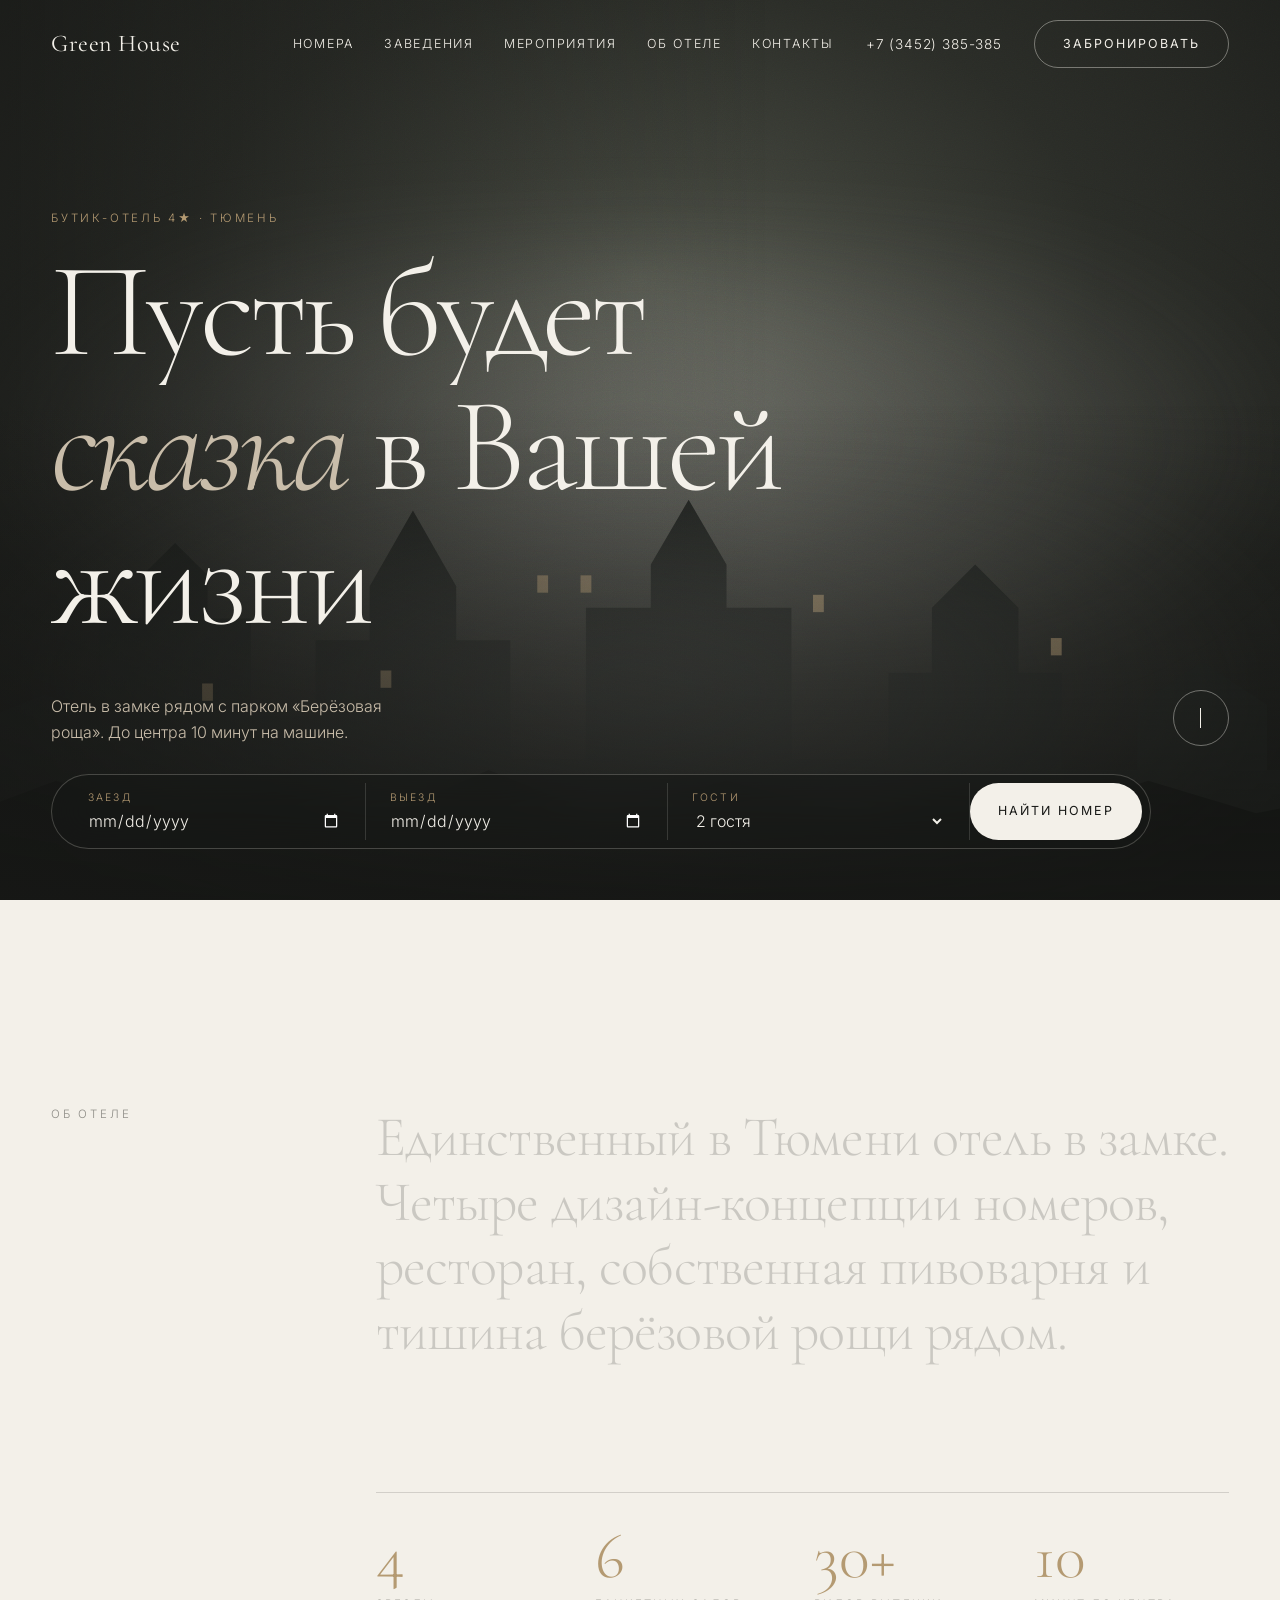
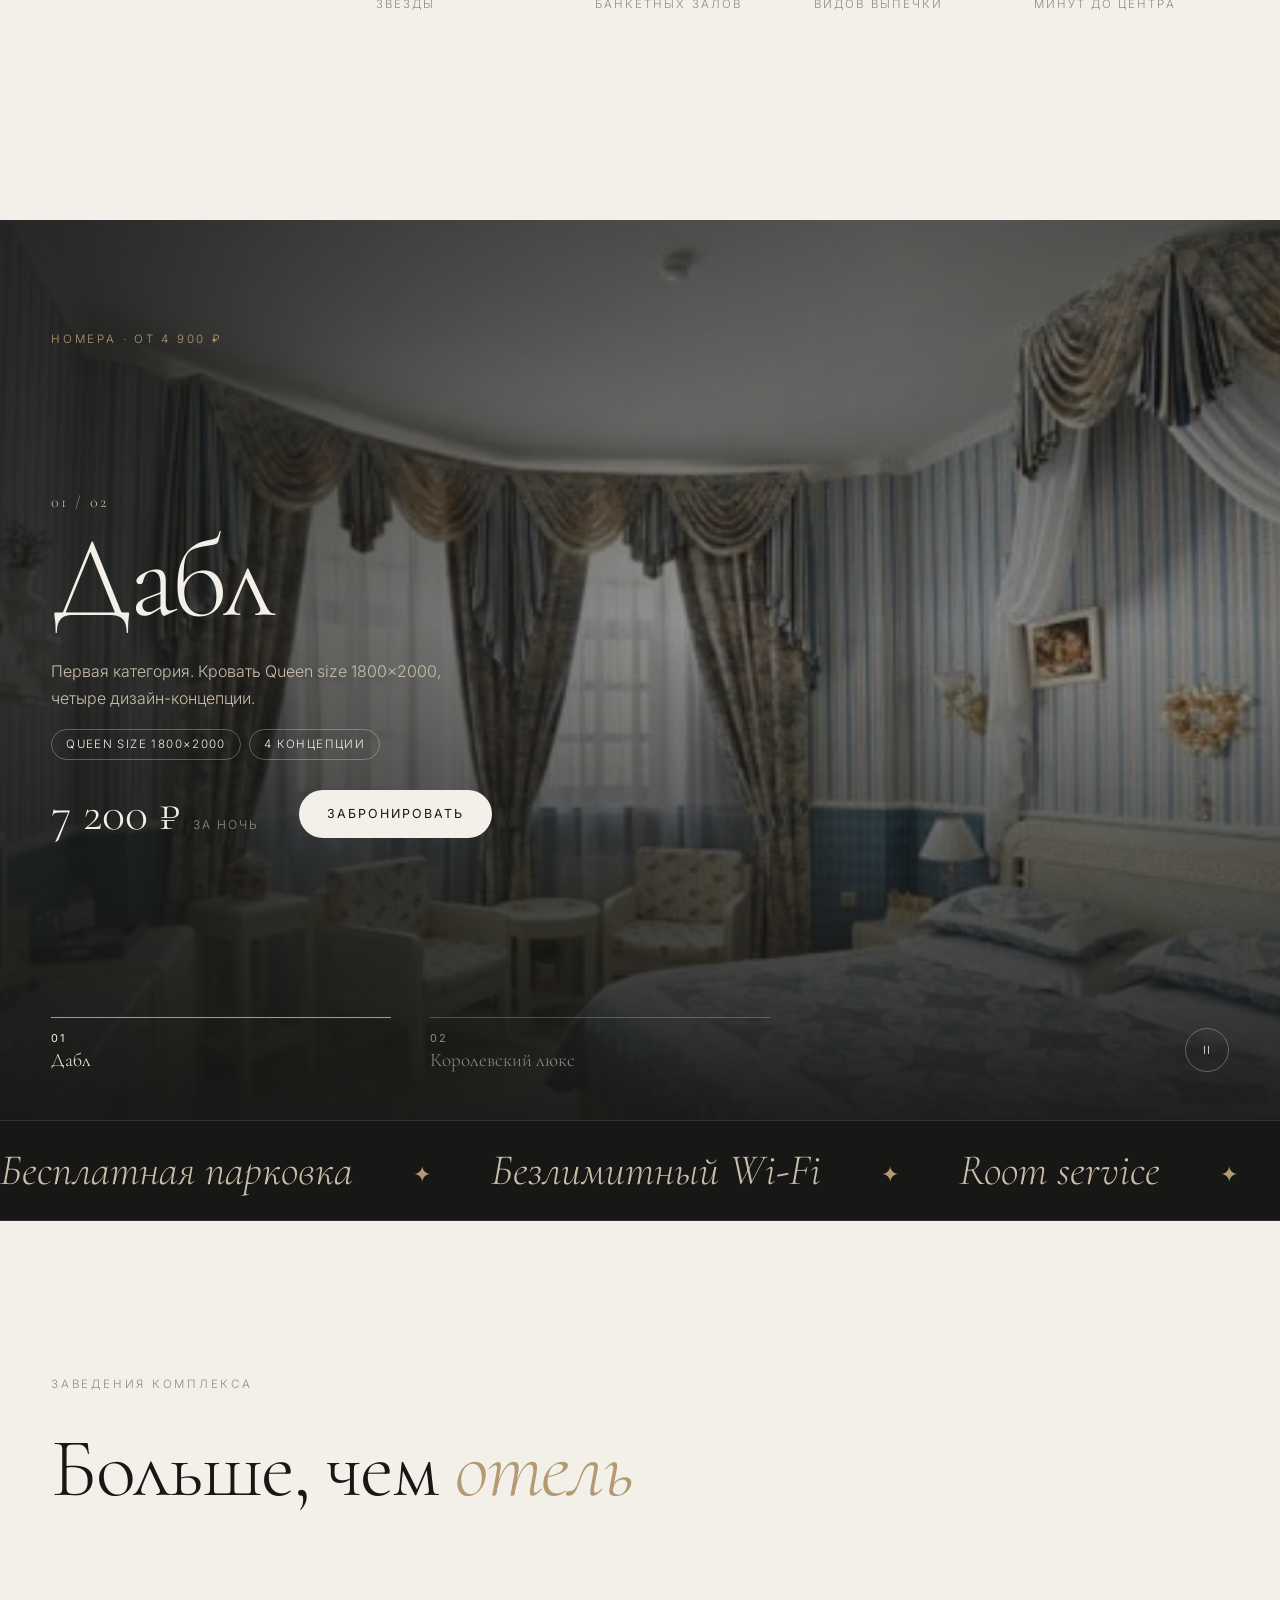
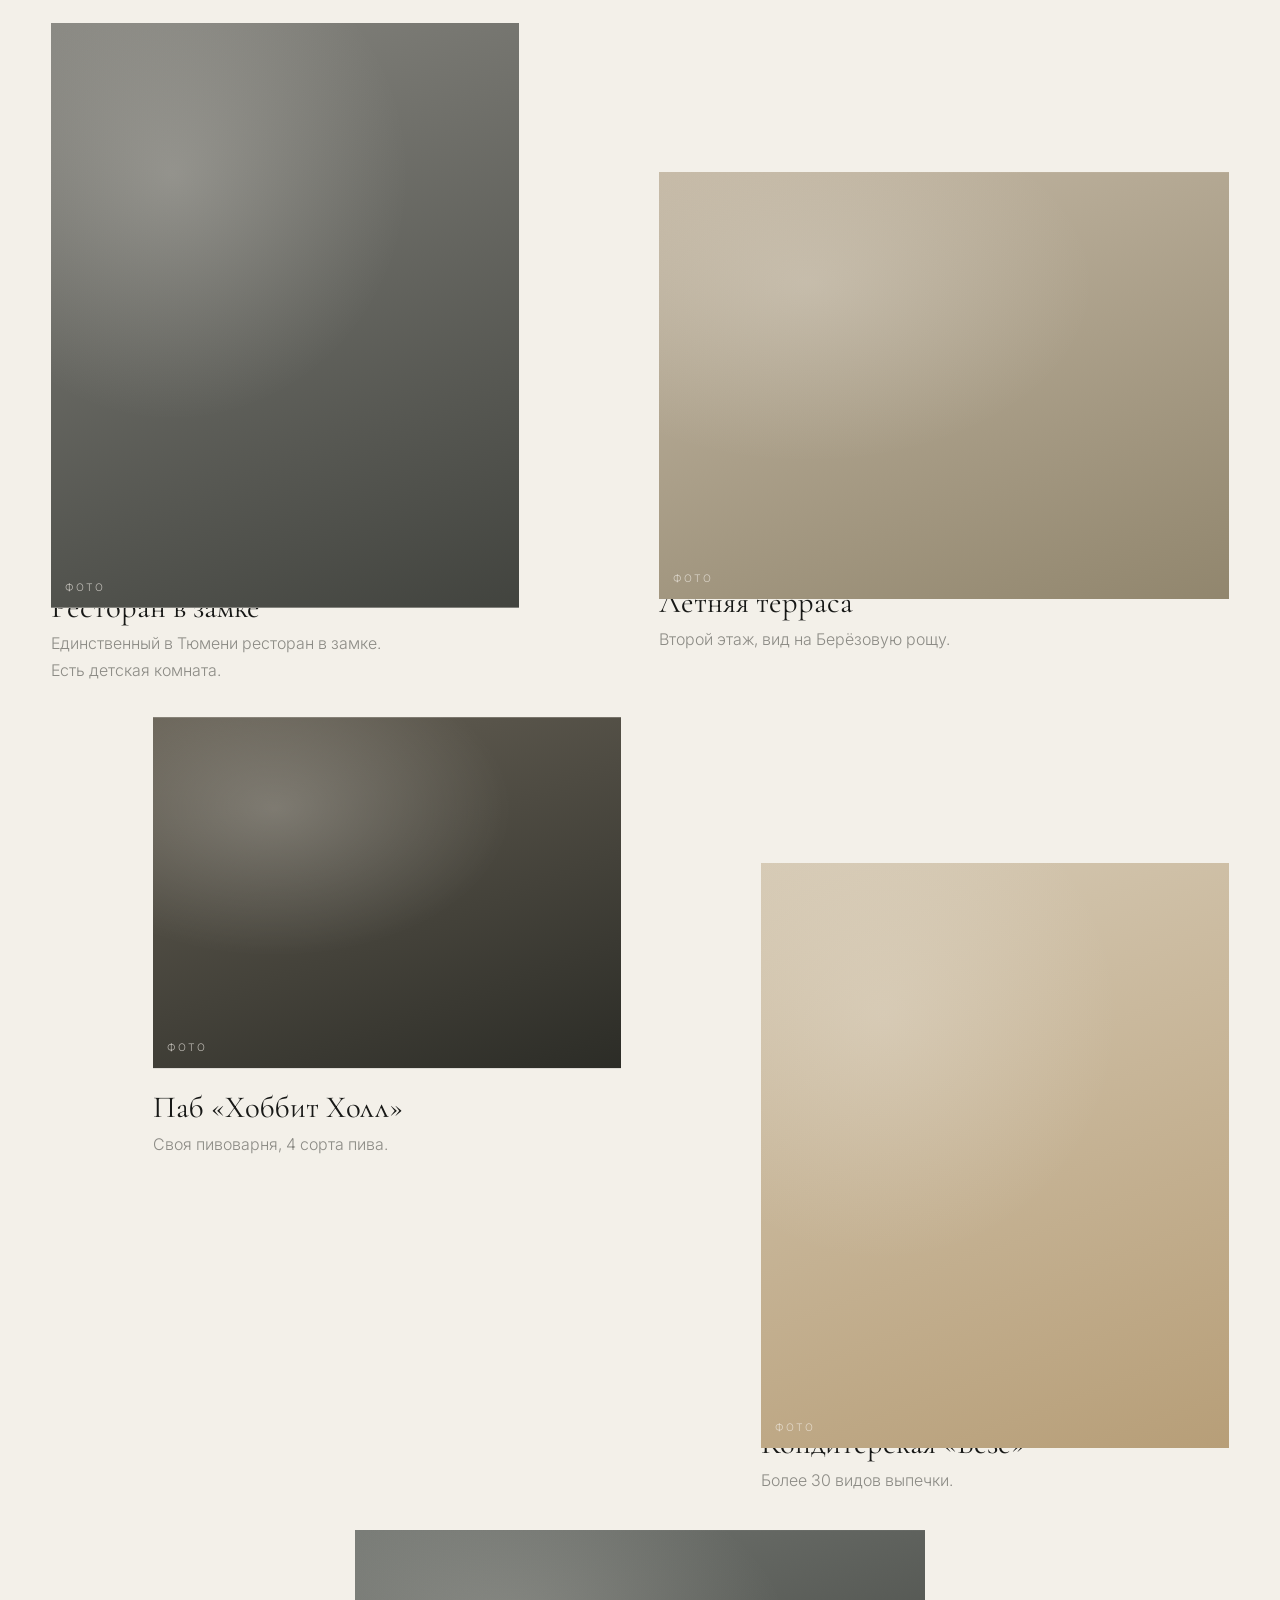
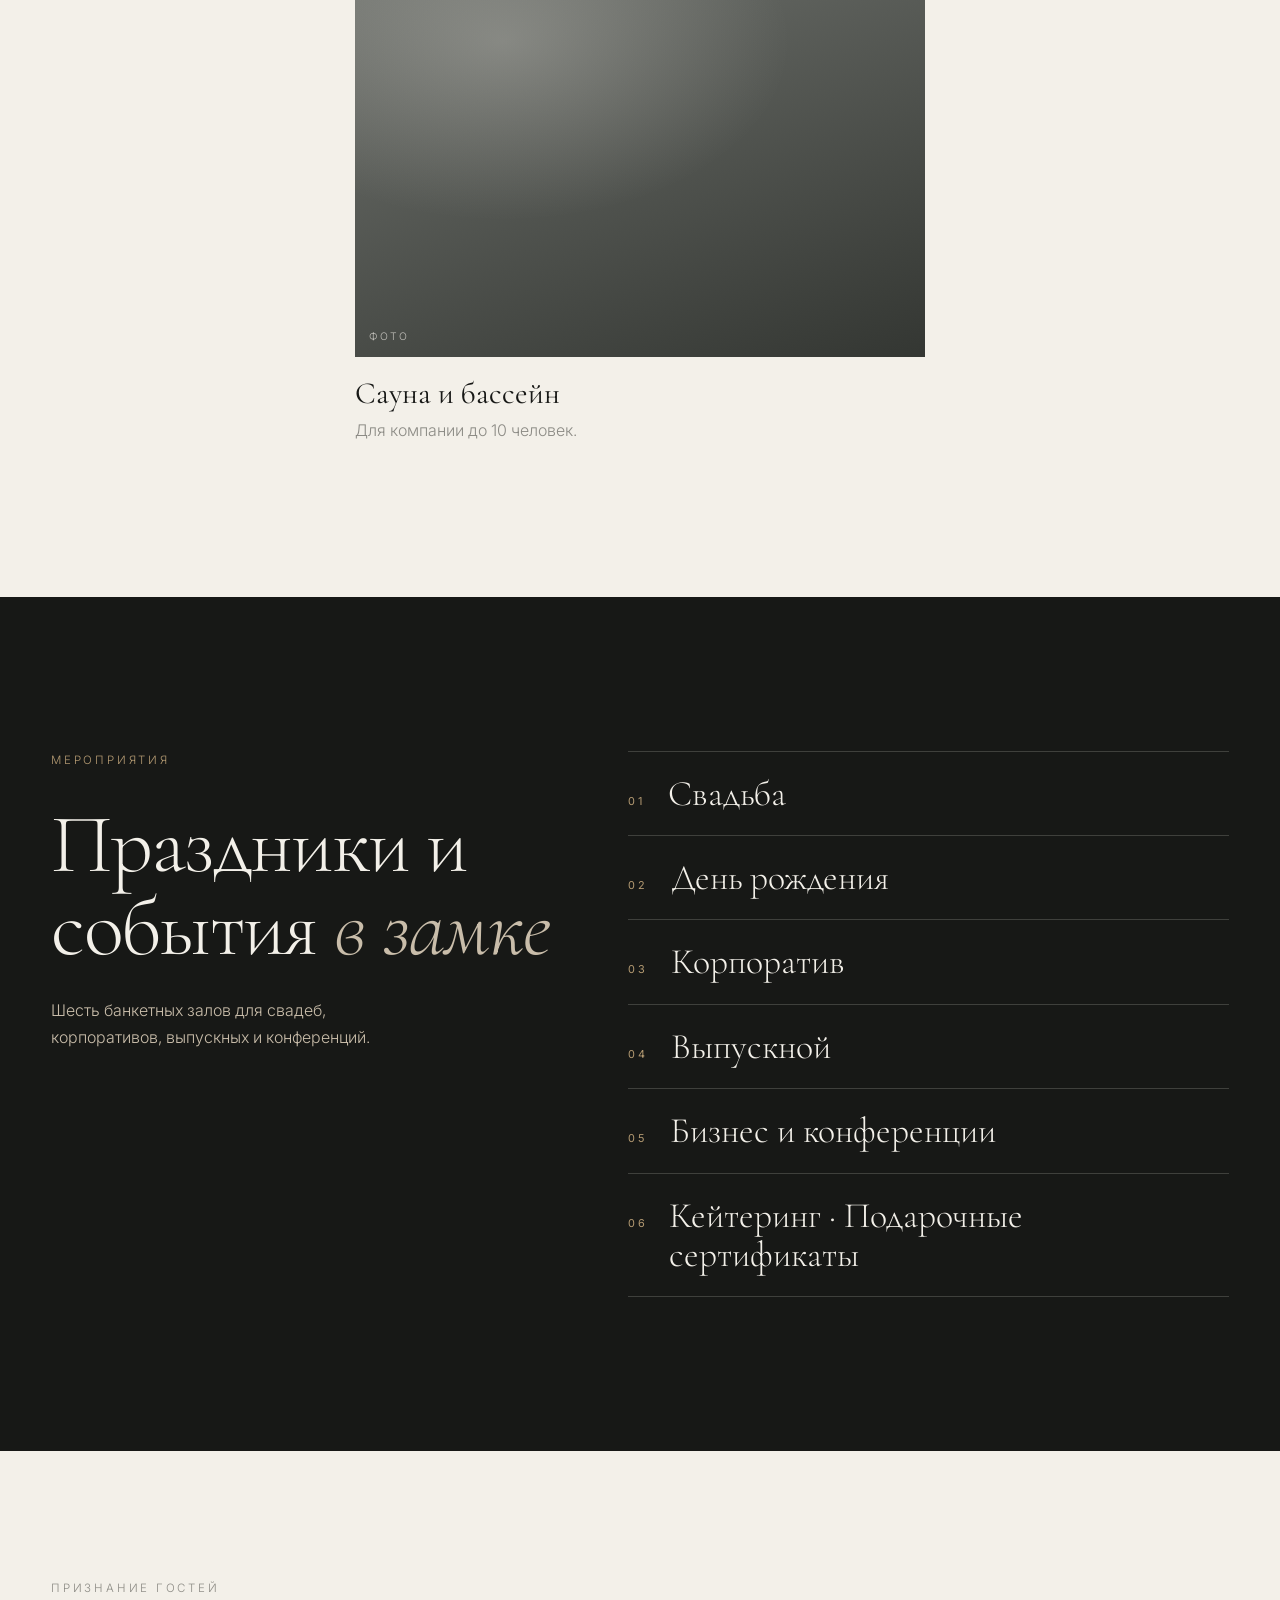
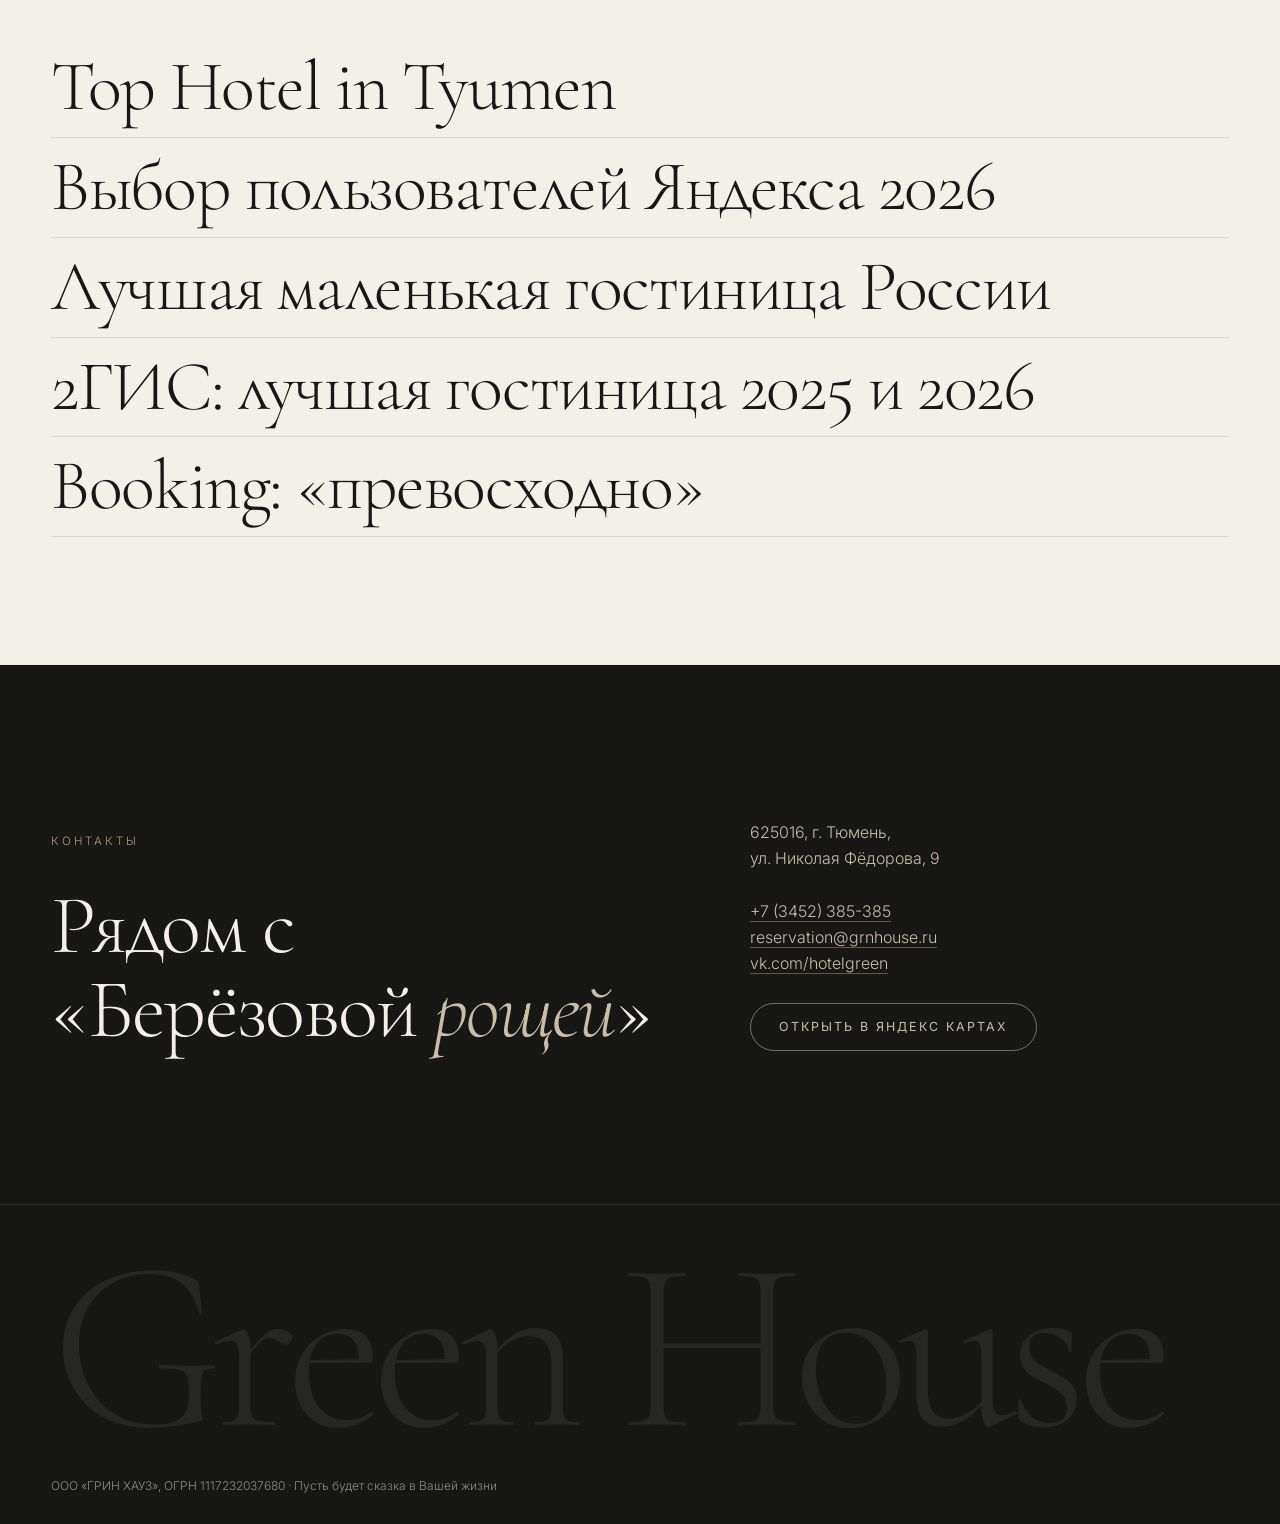
<file: site/index.html>
<!doctype html>
<html lang="ru">
<head>
<meta charset="utf-8">
<meta name="viewport" content="width=device-width, initial-scale=1">
<title>Green House — бутик-отель в замке, Тюмень</title>
<meta name="description" content="Green House — бутик-отель 4★ в замке рядом с парком «Берёзовая роща», Тюмень. Номера от 4 900 ₽, ресторан, паб, кондитерская, банкетные залы.">
<link rel="preconnect" href="https://fonts.googleapis.com">
<link rel="preconnect" href="https://fonts.gstatic.com" crossorigin>
<link href="https://fonts.googleapis.com/css2?family=Cormorant+Garamond:ital,wght@0,300;0,400;0,500;1,300;1,400&family=Inter:wght@300;400;500&display=swap" rel="stylesheet">
<link rel="stylesheet" href="styles.css">
</head>
<body>
<a class="skip" href="#main">Перейти к содержимому</a>

<div class="loader" id="loader" aria-hidden="true">
  <span class="loader__mark">Green House</span>
  <span class="loader__line"></span>
</div>

<header class="nav" id="nav">
  <a class="nav__brand" href="#top" aria-label="Green House, наверх">Green House</a>
  <nav class="nav__links" aria-label="Основная навигация">
    <a href="#rooms">Номера</a>
    <a href="#venues">Заведения</a>
    <a href="#events">Мероприятия</a>
    <a href="#about">Об отеле</a>
    <a href="#contacts">Контакты</a>
  </nav>
  <a class="nav__tel" href="tel:+73452385385">+7 (3452) 385-385</a>
  <a class="btn btn--ghost nav__cta" href="#book" data-magnet>Забронировать</a>
  <button class="nav__burger" id="burger" aria-label="Меню" aria-expanded="false"><span></span><span></span></button>
</header>

<div class="menu" id="menu">
  <a href="#rooms">Номера</a><a href="#venues">Заведения</a><a href="#events">Мероприятия</a>
  <a href="#about">Об отеле</a><a href="#contacts">Контакты</a>
  <a class="menu__tel" href="tel:+73452385385">+7 (3452) 385-385</a>
</div>

<main id="main">

<!-- HERO -->
<section class="hero dark" id="top">
  <div class="hero__scene" data-parallax="0.18" aria-hidden="true">
    <div class="hero__sky"></div>
    <div class="fog fog--1"></div>
    <svg class="castle" viewBox="0 0 1600 600" preserveAspectRatio="xMidYMax slice" role="img" aria-label="Силуэт замка. Заменить на фото фасада">
      <g fill="#1d201d">
        <path d="M0 600V430l60-30 60 30v-60l40-40 40 40v60l50-20 50 20v-90h40v-40l30-30 30 30v40h40v90h60V360h50v-50l40-70 40 70v50h50v110h70V330h60v-40l35-60 35 60v40h60v140h90V390h40v-60l40-40 40 40v60h40v90h70V420l60-40 60 40v60h60V400l50-50 50 50v80h80V440l70-40 70 40v160z"/>
      </g>
      <g fill="#0e100e"><path d="M0 600V520l90-20 90 20 80-30 90 30 110-20 110 20 90-40 100 40 120-30 120 30 90-20 90 20 90-30 100 30 100-20 110 20V600z"/></g>
      <g fill="#B49A72" opacity=".75">
        <rect x="705" y="300" width="10" height="16"/><rect x="745" y="300" width="10" height="16"/>
        <rect x="960" y="318" width="10" height="16"/><rect x="1180" y="358" width="10" height="16"/>
        <rect x="395" y="400" width="10" height="16"/><rect x="560" y="388" width="10" height="16"/>
      </g>
    </svg>
    <div class="fog fog--2"></div>
    <div class="grain"></div>
  </div>
  <div class="hero__shade"></div>

  <div class="hero__body">
    <p class="eyebrow reveal" data-delay="1.1">Бутик-отель 4★ · Тюмень</p>
    <h1 class="hero__title" aria-label="Пусть будет сказка в Вашей жизни">
      <span class="line"><span>Пусть будет</span></span>
      <span class="line"><span><em>сказка</em> в Вашей</span></span>
      <span class="line"><span>жизни</span></span>
    </h1>
    <div class="hero__foot">
      <p class="hero__lead reveal" data-delay="1.7">Отель в замке рядом с парком «Берёзовая роща». До центра 10 минут на машине.</p>
      <a class="scrollcue reveal" data-delay="1.9" href="#manifest" aria-label="Листать вниз"><span></span></a>
    </div>
  </div>

  <form class="booking reveal" data-delay="2.0" id="book" action="#" onsubmit="return false" aria-label="Поиск номера">
    <label><span>Заезд</span><input type="date" id="in" required></label>
    <label><span>Выезд</span><input type="date" id="out" required></label>
    <label><span>Гости</span>
      <select><option>1 гость</option><option selected>2 гостя</option><option>3 гостя</option><option>4 гостя</option></select>
    </label>
    <button class="btn btn--solid" type="submit" data-magnet>Найти номер</button>
  </form>
</section>

<!-- MANIFEST -->
<section class="manifest light" id="manifest">
  <div class="wrap manifest__grid">
    <p class="eyebrow">Об отеле</p>
    <p class="manifest__text" data-words>Единственный в Тюмени отель в замке. Четыре дизайн-концепции номеров, ресторан, собственная пивоварня и тишина берёзовой рощи рядом.</p>
    <ul class="stats">
      <li><b data-count="4">0</b><span>звезды</span></li>
      <li><b data-count="6">0</b><span>банкетных залов</span></li>
      <li><b data-count="30" data-suffix="+">0</b><span>видов выпечки</span></li>
      <li><b data-count="10">0</b><span>минут до центра</span></li>
    </ul>
  </div>
</section>

<!-- ROOMS: динамическая смена двух категорий -->
<section class="rooms dark" id="rooms" aria-label="Номера">
  <div class="rooms__stage" id="stage">
    <figure class="slide is-active" data-i="0">
      <img src="img/room-double.jpg" alt="Номер «Дабл»: кровать Queen size, голубые обои в полоску, шторы с ламбрекенами">
    </figure>
    <figure class="slide" data-i="1">
      <img src="img/room-suite.jpg" alt="«Королевский люкс»: кровать King size под балдахином, золотые орнаменты">
    </figure>
    <div class="rooms__shade"></div>

    <div class="rooms__ui wrap">
      <p class="eyebrow">Номера · от 4 900 ₽</p>

      <div class="rooms__info" aria-live="polite">
        <div class="rooms__idx"><span id="idx">01</span><i>/</i>02</div>
        <h2 class="rooms__title" id="rTitle">Дабл</h2>
        <p class="rooms__desc" id="rDesc">Первая категория. Кровать Queen size 1800×2000, четыре дизайн-концепции.</p>
        <ul class="rooms__tags" id="rTags"><li>Queen size 1800×2000</li><li>4 концепции</li></ul>
        <div class="rooms__row">
          <p class="rooms__price"><span id="rPrice">7 200</span> ₽<small>за ночь</small></p>
          <a class="btn btn--solid" href="#book" data-magnet>Забронировать</a>
        </div>
      </div>

      <div class="rooms__tabs" role="tablist" aria-label="Категории номеров">
        <button role="tab" class="tab is-active" data-i="0" aria-selected="true"><span>01</span> Дабл <i class="bar"></i></button>
        <button role="tab" class="tab" data-i="1" aria-selected="false"><span>02</span> Королевский люкс <i class="bar"></i></button>
        <button class="rooms__pause" id="pause" aria-label="Пауза">II</button>
      </div>
    </div>
  </div>
</section>

<!-- INCLUDED -->
<div class="marquee dark" aria-label="Включено в проживание">
  <div class="marquee__track">
    <span>Бесплатная парковка</span><span>Безлимитный Wi-Fi</span><span>Room service</span><span>Приветственный напиток</span><span>Цифровое ТВ</span>
    <span>Бесплатная парковка</span><span>Безлимитный Wi-Fi</span><span>Room service</span><span>Приветственный напиток</span><span>Цифровое ТВ</span>
  </div>
</div>

<!-- VENUES -->
<section class="venues light" id="venues">
  <div class="wrap">
    <header class="sec-head">
      <p class="eyebrow">Заведения комплекса</p>
      <h2 class="h2 reveal">Больше, чем <em>отель</em></h2>
    </header>
    <div class="venues__grid">
      <article class="card card--tall reveal"><div class="ph ph--a" data-parallax="0.06" role="img" aria-label="Фото ресторана (заменить)"></div><h3>Ресторан в замке</h3><p>Единственный в Тюмени ресторан в замке. Есть детская комната.</p></article>
      <article class="card reveal"><div class="ph ph--b" data-parallax="0.06" role="img" aria-label="Фото террасы (заменить)"></div><h3>Летняя терраса</h3><p>Второй этаж, вид на Берёзовую рощу.</p></article>
      <article class="card reveal"><div class="ph ph--c" data-parallax="0.06" role="img" aria-label="Фото паба (заменить)"></div><h3>Паб «Хоббит Холл»</h3><p>Своя пивоварня, 4 сорта пива.</p></article>
      <article class="card card--tall reveal"><div class="ph ph--d" data-parallax="0.06" role="img" aria-label="Фото кондитерской (заменить)"></div><h3>Кондитерская «Безе»</h3><p>Более 30 видов выпечки.</p></article>
      <article class="card reveal"><div class="ph ph--e" data-parallax="0.06" role="img" aria-label="Фото сауны (заменить)"></div><h3>Сауна и бассейн</h3><p>Для компании до 10 человек.</p></article>
    </div>
  </div>
</section>

<!-- EVENTS -->
<section class="events dark" id="events">
  <div class="wrap events__grid">
    <header>
      <p class="eyebrow">Мероприятия</p>
      <h2 class="h2 reveal">Праздники и события <em>в замке</em></h2>
      <p class="events__lead reveal">Шесть банкетных залов для свадеб, корпоративов, выпускных и конференций.</p>
    </header>
    <ul class="events__list">
      <li class="reveal"><a href="#contacts"><span>01</span>Свадьба<i>→</i></a></li>
      <li class="reveal"><a href="#contacts"><span>02</span>День рождения<i>→</i></a></li>
      <li class="reveal"><a href="#contacts"><span>03</span>Корпоратив<i>→</i></a></li>
      <li class="reveal"><a href="#contacts"><span>04</span>Выпускной<i>→</i></a></li>
      <li class="reveal"><a href="#contacts"><span>05</span>Бизнес и конференции<i>→</i></a></li>
      <li class="reveal"><a href="#contacts"><span>06</span>Кейтеринг · Подарочные сертификаты<i>→</i></a></li>
    </ul>
  </div>
</section>

<!-- ABOUT / AWARDS -->
<section class="about light" id="about">
  <div class="wrap">
    <p class="eyebrow">Признание гостей</p>
    <ul class="awards">
      <li class="reveal">Top Hotel in Tyumen</li>
      <li class="reveal">Выбор пользователей Яндекса 2026</li>
      <li class="reveal">Лучшая маленькая гостиница России</li>
      <li class="reveal">2ГИС: лучшая гостиница 2025 и 2026</li>
      <li class="reveal">Booking: «превосходно»</li>
    </ul>
  </div>
</section>

<!-- CONTACTS -->
<section class="contacts dark" id="contacts">
  <div class="wrap contacts__grid">
    <div>
      <p class="eyebrow">Контакты</p>
      <h2 class="h2 reveal">Рядом с «Берёзовой <em>рощей</em>»</h2>
    </div>
    <address class="contacts__info reveal">
      <p>625016, г. Тюмень,<br>ул. Николая Фёдорова, 9</p>
      <p><a href="tel:+73452385385">+7 (3452) 385-385</a><br><a href="mailto:reservation@grnhouse.ru">reservation@grnhouse.ru</a><br><a href="https://vk.com/hotelgreen">vk.com/hotelgreen</a></p>
      <a class="btn btn--ghost" href="https://yandex.ru/maps/?text=Тюмень, ул. Николая Фёдорова, 9" data-magnet>Открыть в Яндекс Картах</a>
    </address>
  </div>
</section>
</main>

<footer class="foot dark">
  <p class="foot__mark" aria-hidden="true">Green House</p>
  <p class="foot__legal">ООО «ГРИН ХАУЗ», ОГРН 1117232037680 · Пусть будет сказка в Вашей жизни</p>
</footer>

<div class="cursor" id="cursor" aria-hidden="true"></div>
<script src="main.js"></script>
</body>
</html>
</file>
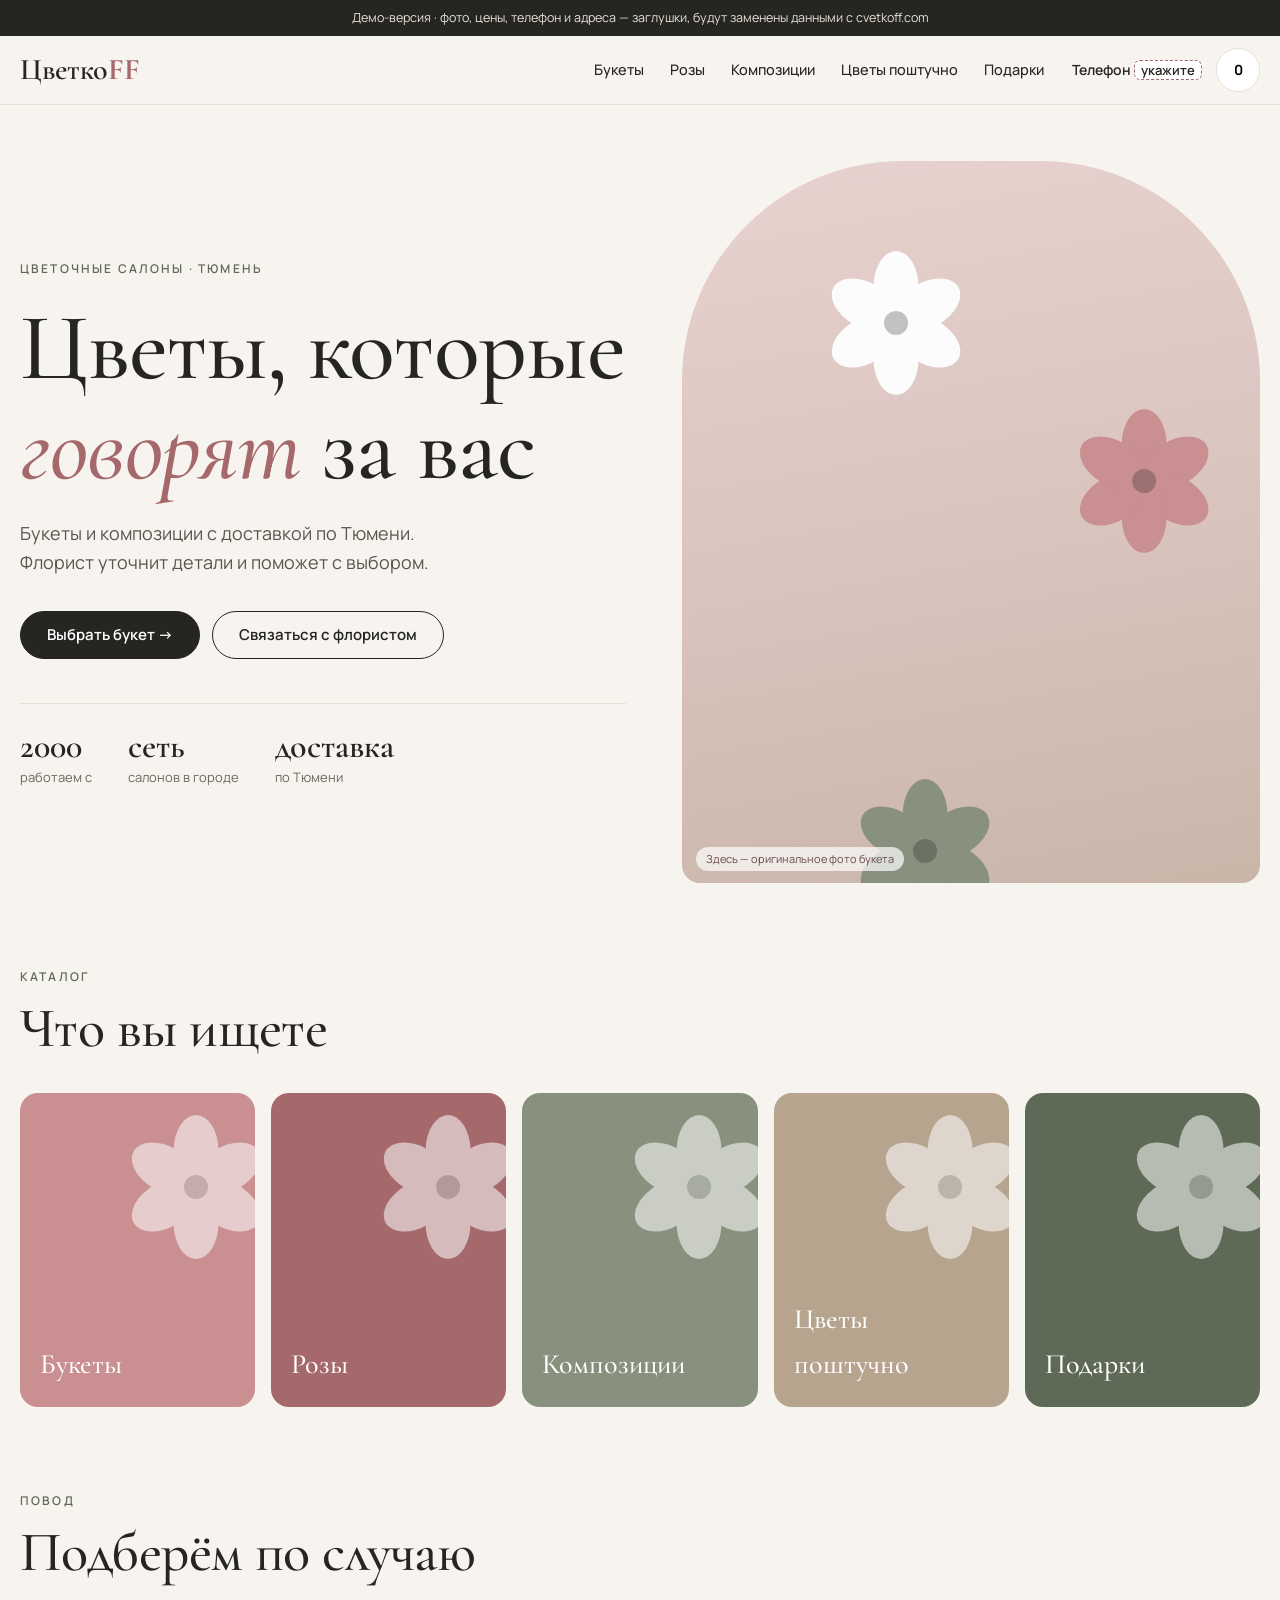
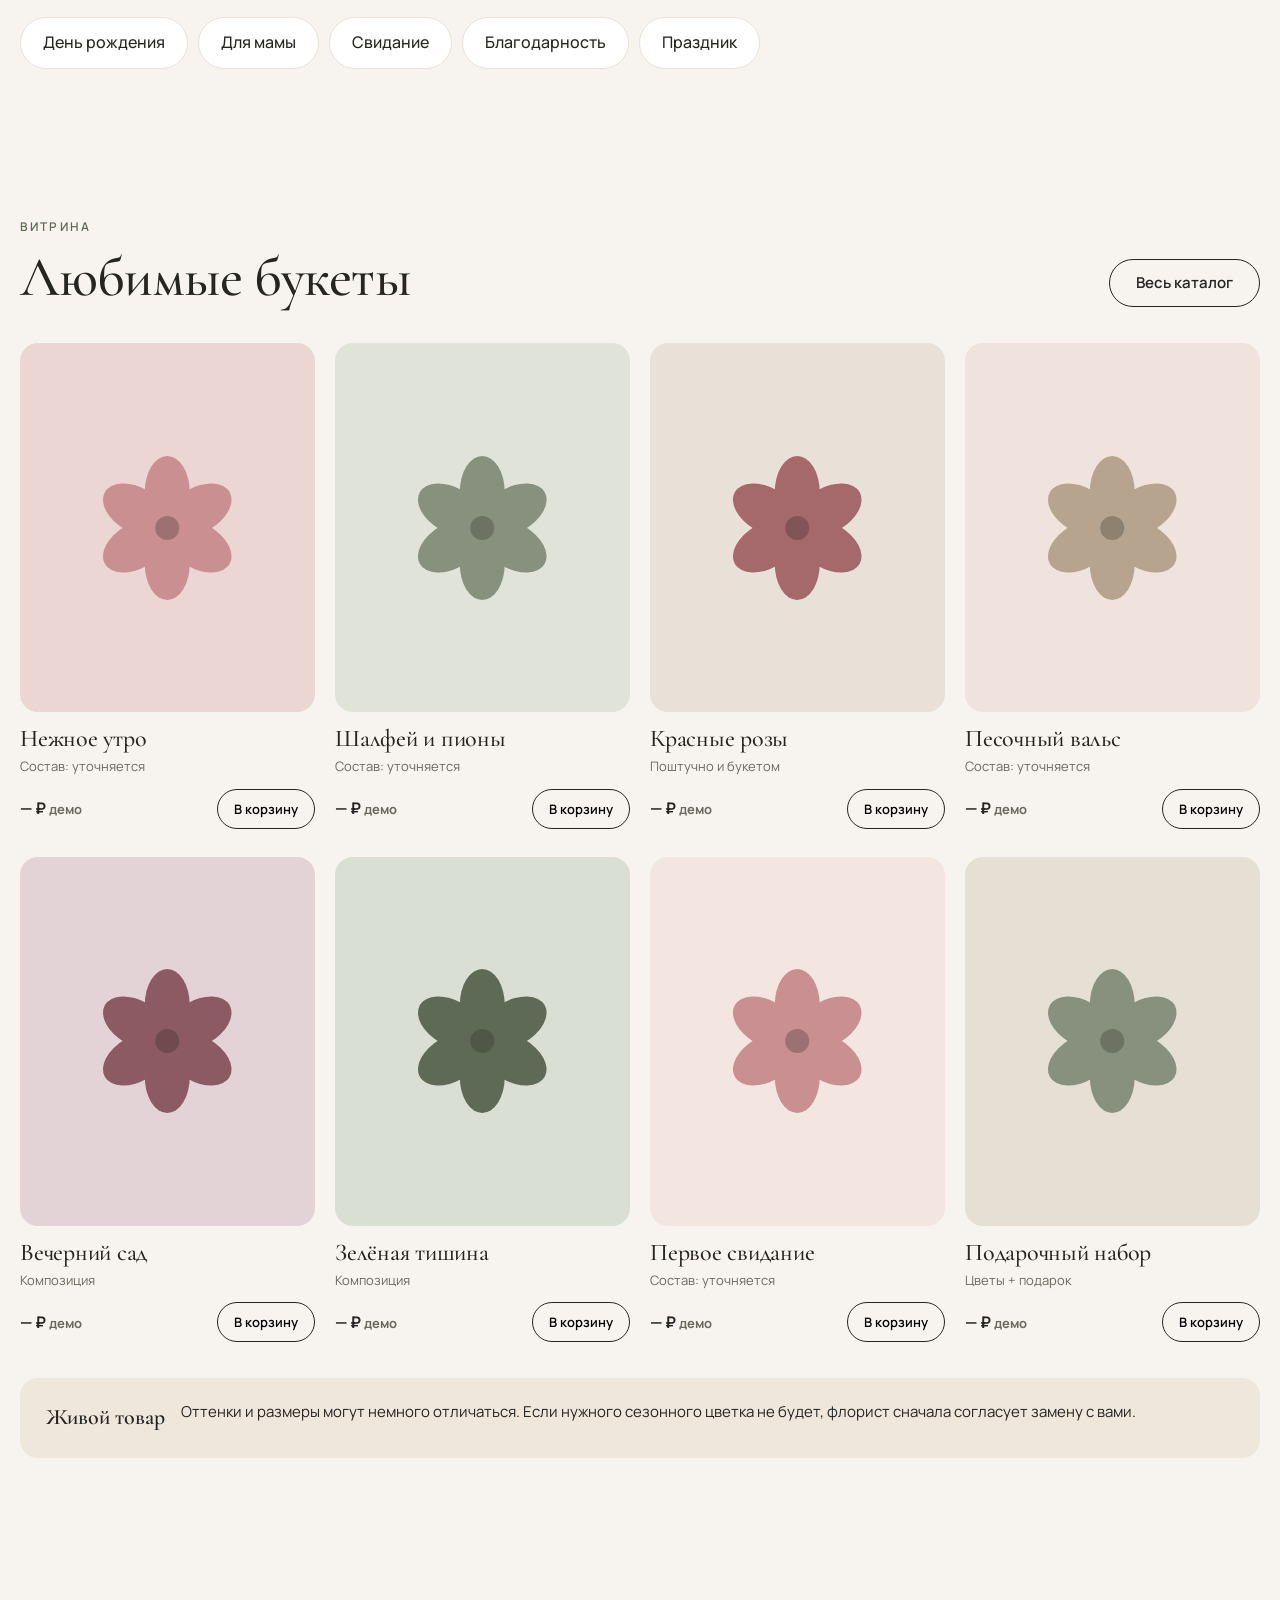
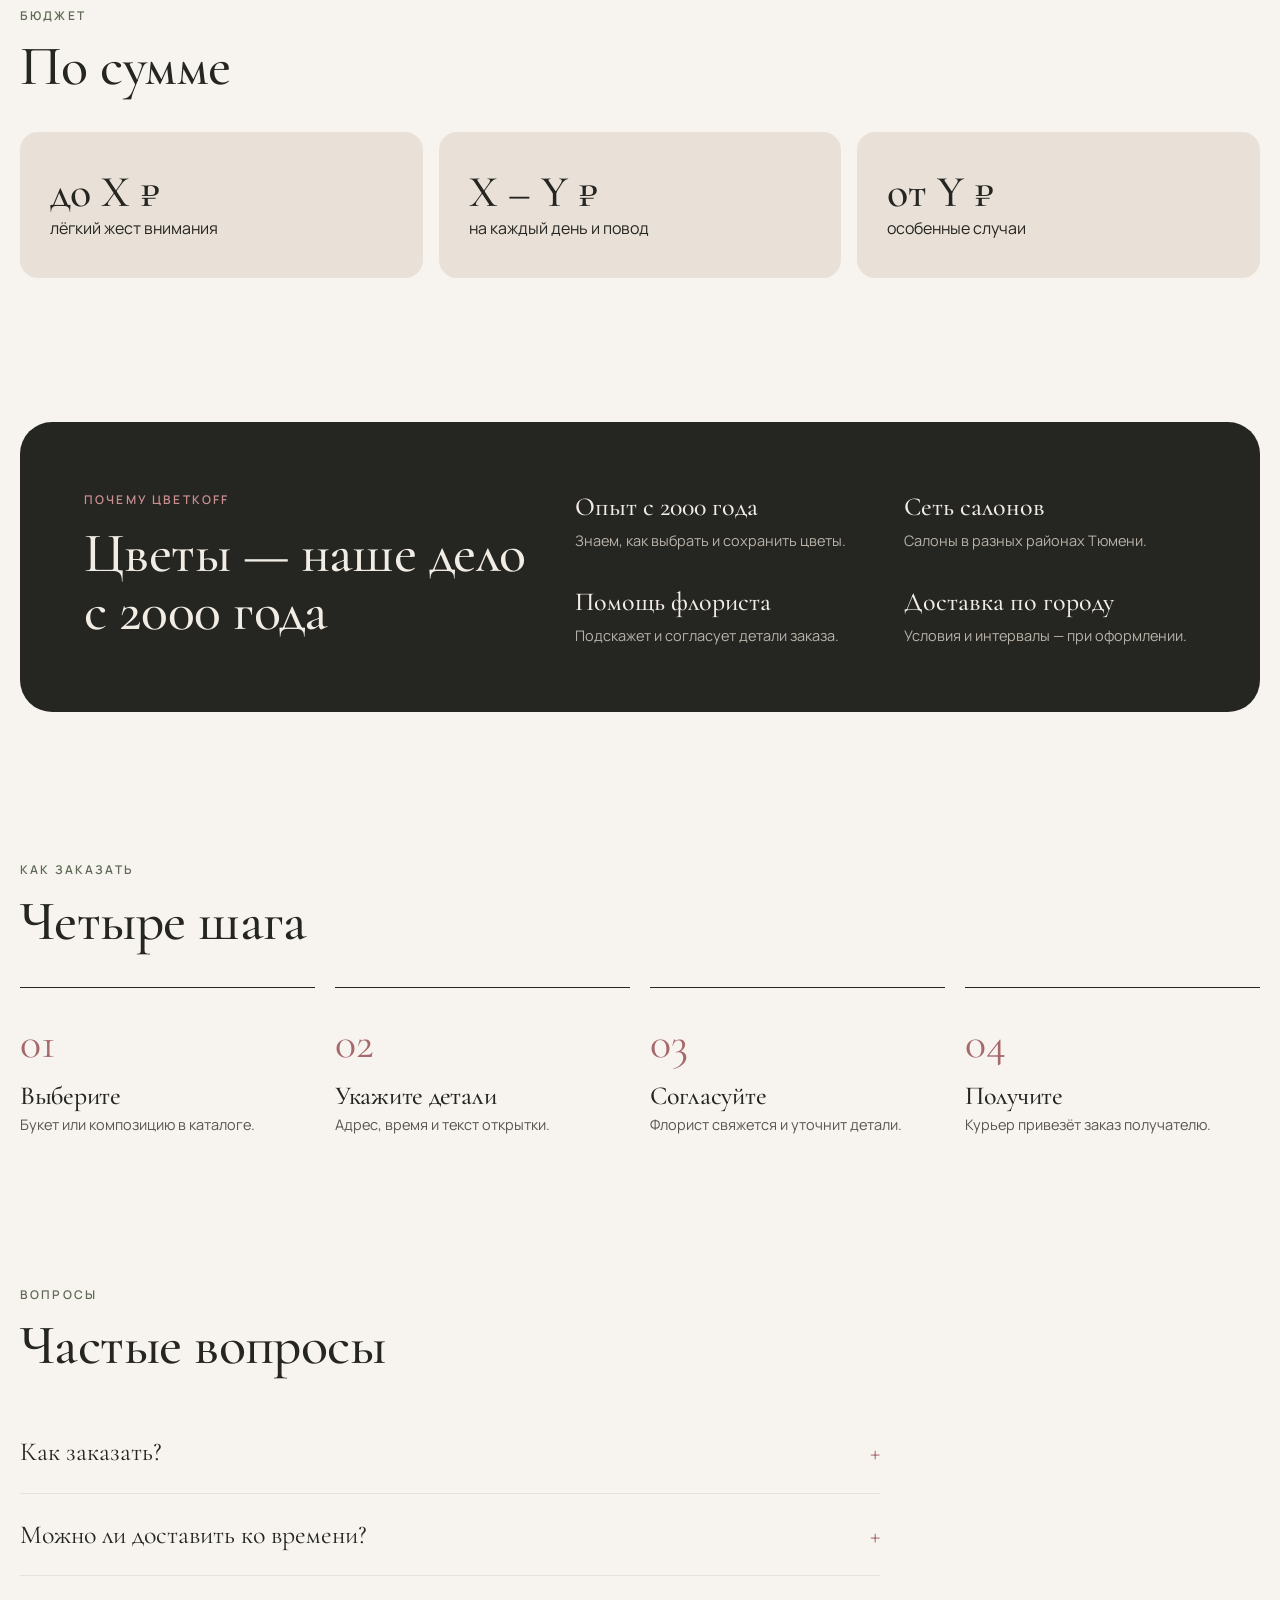
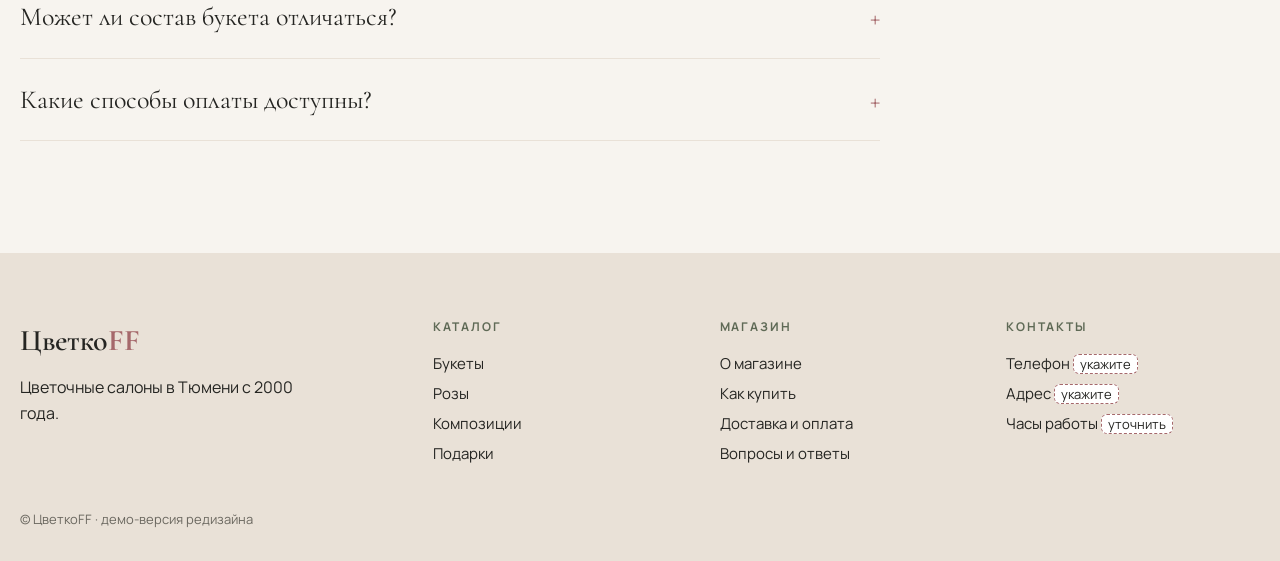
<file: site/cvetkoff/index.html>
<!doctype html>
<html lang="ru">
<head>
<meta charset="utf-8">
<meta name="viewport" content="width=device-width,initial-scale=1">
<title>ЦветкоFF — цветы в Тюмени (демо-редизайн)</title>
<meta name="description" content="Демо-версия редизайна магазина ЦветкоFF: букеты, розы, композиции, подарки.">
<link rel="preconnect" href="https://fonts.googleapis.com">
<link href="https://fonts.googleapis.com/css2?family=Cormorant+Garamond:ital,wght@0,500;0,600;1,500&family=Manrope:wght@400;500;600;700&display=swap" rel="stylesheet">
<link rel="stylesheet" href="styles.css">
</head>
<body>
<!-- Единый SVG-цветок: заглушка вместо фото товара. Заменить на оригинальные фото (assets/ + image-manifest.json) -->
<svg width="0" height="0" style="position:absolute" aria-hidden="true">
  <symbol id="bloom" viewBox="0 0 200 200">
    <g fill="currentColor">
      <ellipse cx="100" cy="52" rx="30" ry="48"/>
      <ellipse cx="100" cy="52" rx="30" ry="48" transform="rotate(60 100 100)"/>
      <ellipse cx="100" cy="52" rx="30" ry="48" transform="rotate(120 100 100)"/>
      <ellipse cx="100" cy="52" rx="30" ry="48" transform="rotate(180 100 100)"/>
      <ellipse cx="100" cy="52" rx="30" ry="48" transform="rotate(240 100 100)"/>
      <ellipse cx="100" cy="52" rx="30" ry="48" transform="rotate(300 100 100)"/>
    </g>
    <circle cx="100" cy="100" r="16" fill="#252522" opacity=".28"/>
  </symbol>
</svg>

<div class="demo">Демо-версия · фото, цены, телефон и адреса — заглушки, будут заменены данными с cvetkoff.com</div>

<header>
  <div class="wrap bar">
    <a class="logo" href="#">Цветко<b>FF</b></a>
    <nav aria-label="Основное меню">
      <a href="#cats">Букеты</a><a href="#cats">Розы</a><a href="#cats">Композиции</a><a href="#cats">Цветы поштучно</a><a href="#cats">Подарки</a>
    </nav>
    <div class="tools">
      <a class="tel" href="#contacts">Телефон <span class="todo">укажите</span></a>
      <button class="cart" id="cart" aria-label="Корзина">0</button>
    </div>
  </div>
</header>

<main>
<div class="wrap hero">
  <div>
    <span class="eyebrow">Цветочные салоны · Тюмень</span>
    <h1>Цветы, которые <em>говорят</em> за вас</h1>
    <p>Букеты и композиции с доставкой по Тюмени. Флорист уточнит детали и поможет с выбором.</p>
    <div class="cta">
      <a class="btn" href="#bestsellers">Выбрать букет →</a>
      <a class="btn ghost" href="#contacts">Связаться с флористом</a>
    </div>
    <div class="facts">
      <div><strong>2000</strong><span>работаем с</span></div>
      <div><strong>сеть</strong><span>салонов в городе</span></div>
      <div><strong>доставка</strong><span>по Тюмени</span></div>
    </div>
  </div>
  <div class="art" role="img" aria-label="Место для фотографии букета">
    <svg class="b1"><use href="#bloom"/></svg>
    <svg class="b2"><use href="#bloom"/></svg>
    <svg class="b3"><use href="#bloom"/></svg>
    <span class="ph">Здесь — оригинальное фото букета</span>
  </div>
</div>

<section id="cats" class="wrap" style="padding-top:0">
  <div class="head"><div><span class="eyebrow">Каталог</span><h2>Что вы ищете</h2></div></div>
  <div class="cats">
    <a class="cat c1" href="#bestsellers"><svg><use href="#bloom"/></svg><span>Букеты</span></a>
    <a class="cat c2" href="#bestsellers"><svg><use href="#bloom"/></svg><span>Розы</span></a>
    <a class="cat c3" href="#bestsellers"><svg><use href="#bloom"/></svg><span>Композиции</span></a>
    <a class="cat c4" href="#bestsellers"><svg><use href="#bloom"/></svg><span>Цветы поштучно</span></a>
    <a class="cat c5" href="#bestsellers"><svg><use href="#bloom"/></svg><span>Подарки</span></a>
  </div>
</section>

<section class="wrap" style="padding-top:8px">
  <div class="head"><div><span class="eyebrow">Повод</span><h2>Подберём по случаю</h2></div></div>
  <div class="occ"><a href="#bestsellers">День рождения</a><a href="#bestsellers">Для мамы</a><a href="#bestsellers">Свидание</a><a href="#bestsellers">Благодарность</a><a href="#bestsellers">Праздник</a></div>
</section>

<section id="bestsellers" class="wrap">
  <div class="head"><div><span class="eyebrow">Витрина</span><h2>Любимые букеты</h2></div><a class="btn ghost" href="#">Весь каталог</a></div>
  <div class="grid">
    <article class="card"><div class="pic" style="background:#ecd6d3;color:#C98F91"><svg><use href="#bloom"/></svg></div><h3>Нежное утро</h3><small>Состав: уточняется</small><div class="buy"><span class="price">— ₽ <small>демо</small></span><button class="add">В корзину</button></div></article>
    <article class="card"><div class="pic" style="background:#dfe3d8;color:#87917D"><svg><use href="#bloom"/></svg></div><h3>Шалфей и пионы</h3><small>Состав: уточняется</small><div class="buy"><span class="price">— ₽ <small>демо</small></span><button class="add">В корзину</button></div></article>
    <article class="card"><div class="pic" style="background:#e9e1d7;color:#a5686b"><svg><use href="#bloom"/></svg></div><h3>Красные розы</h3><small>Поштучно и букетом</small><div class="buy"><span class="price">— ₽ <small>демо</small></span><button class="add">В корзину</button></div></article>
    <article class="card"><div class="pic" style="background:#f0e3de;color:#b6a48f"><svg><use href="#bloom"/></svg></div><h3>Песочный вальс</h3><small>Состав: уточняется</small><div class="buy"><span class="price">— ₽ <small>демо</small></span><button class="add">В корзину</button></div></article>
    <article class="card"><div class="pic" style="background:#e4d3d6;color:#8c5a62"><svg><use href="#bloom"/></svg></div><h3>Вечерний сад</h3><small>Композиция</small><div class="buy"><span class="price">— ₽ <small>демо</small></span><button class="add">В корзину</button></div></article>
    <article class="card"><div class="pic" style="background:#d9dfd3;color:#5f6a56"><svg><use href="#bloom"/></svg></div><h3>Зелёная тишина</h3><small>Композиция</small><div class="buy"><span class="price">— ₽ <small>демо</small></span><button class="add">В корзину</button></div></article>
    <article class="card"><div class="pic" style="background:#f3e6e0;color:#C98F91"><svg><use href="#bloom"/></svg></div><h3>Первое свидание</h3><small>Состав: уточняется</small><div class="buy"><span class="price">— ₽ <small>демо</small></span><button class="add">В корзину</button></div></article>
    <article class="card"><div class="pic" style="background:#e6e0d4;color:#87917D"><svg><use href="#bloom"/></svg></div><h3>Подарочный набор</h3><small>Цветы + подарок</small><div class="buy"><span class="price">— ₽ <small>демо</small></span><button class="add">В корзину</button></div></article>
  </div>
  <div class="note"><b>Живой товар</b><span>Оттенки и размеры могут немного отличаться. Если нужного сезонного цветка не будет, флорист сначала согласует замену с вами.</span></div>
</section>

<section class="wrap">
  <div class="head"><div><span class="eyebrow">Бюджет</span><h2>По сумме</h2></div></div>
  <div class="budget">
    <a class="bud" href="#bestsellers"><strong>до X ₽</strong>лёгкий жест внимания</a>
    <a class="bud" href="#bestsellers"><strong>X – Y ₽</strong>на каждый день и повод</a>
    <a class="bud" href="#bestsellers"><strong>от Y ₽</strong>особенные случаи</a>
  </div>
</section>

<section class="wrap">
  <div class="why">
    <div><span class="eyebrow">Почему ЦветкоFF</span><h2 style="margin-top:12px">Цветы — наше дело с 2000 года</h2></div>
    <ul>
      <li><strong>Опыт с 2000 года</strong><span>Знаем, как выбрать и сохранить цветы.</span></li>
      <li><strong>Сеть салонов</strong><span>Салоны в разных районах Тюмени.</span></li>
      <li><strong>Помощь флориста</strong><span>Подскажет и согласует детали заказа.</span></li>
      <li><strong>Доставка по городу</strong><span>Условия и интервалы — при оформлении.</span></li>
    </ul>
  </div>
</section>

<section class="wrap">
  <div class="head"><div><span class="eyebrow">Как заказать</span><h2>Четыре шага</h2></div></div>
  <div class="steps">
    <div class="step"><h3>Выберите</h3><p>Букет или композицию в каталоге.</p></div>
    <div class="step"><h3>Укажите детали</h3><p>Адрес, время и текст открытки.</p></div>
    <div class="step"><h3>Согласуйте</h3><p>Флорист свяжется и уточнит детали.</p></div>
    <div class="step"><h3>Получите</h3><p>Курьер привезёт заказ получателю.</p></div>
  </div>
</section>

<section class="wrap">
  <div class="head"><div><span class="eyebrow">Вопросы</span><h2>Частые вопросы</h2></div></div>
  <div class="faq">
    <details><summary>Как заказать?</summary><p>Добавьте букет в корзину и оформите заказ, либо свяжитесь с флористом. Точные правила — из текстов исходного сайта.</p></details>
    <details><summary>Можно ли доставить ко времени?</summary><p>Условия и интервалы доставки уточняются по данным магазина.</p></details>
    <details><summary>Может ли состав букета отличаться?</summary><p>Цветы — живой товар, оттенки и размеры могут отличаться. Сезонные позиции заменяются только по согласованию с вами.</p></details>
    <details><summary>Какие способы оплаты доступны?</summary><p>Список будет добавлен по данным магазина.</p></details>
  </div>
</section>
</main>

<footer id="contacts">
  <div class="wrap">
    <div class="fcols">
      <div><a class="logo" href="#">Цветко<b>FF</b></a><p style="margin-top:10px;max-width:300px">Цветочные салоны в Тюмени с 2000 года.</p></div>
      <div><h4>Каталог</h4><ul><li>Букеты</li><li>Розы</li><li>Композиции</li><li>Подарки</li></ul></div>
      <div><h4>Магазин</h4><ul><li>О магазине</li><li>Как купить</li><li>Доставка и оплата</li><li>Вопросы и ответы</li></ul></div>
      <div><h4>Контакты</h4><ul><li>Телефон <span class="todo">укажите</span></li><li>Адрес <span class="todo">укажите</span></li><li>Часы работы <span class="todo">уточнить</span></li></ul></div>
    </div>
    <p class="copy">© ЦветкоFF · демо-версия редизайна</p>
  </div>
</footer>

<script>
let n=0;const c=document.getElementById('cart');
document.querySelectorAll('.add').forEach(b=>b.addEventListener('click',()=>{c.textContent=++n;b.textContent='Добавлено';setTimeout(()=>b.textContent='В корзину',1200)}));
</script>
</body>
</html>
</file>
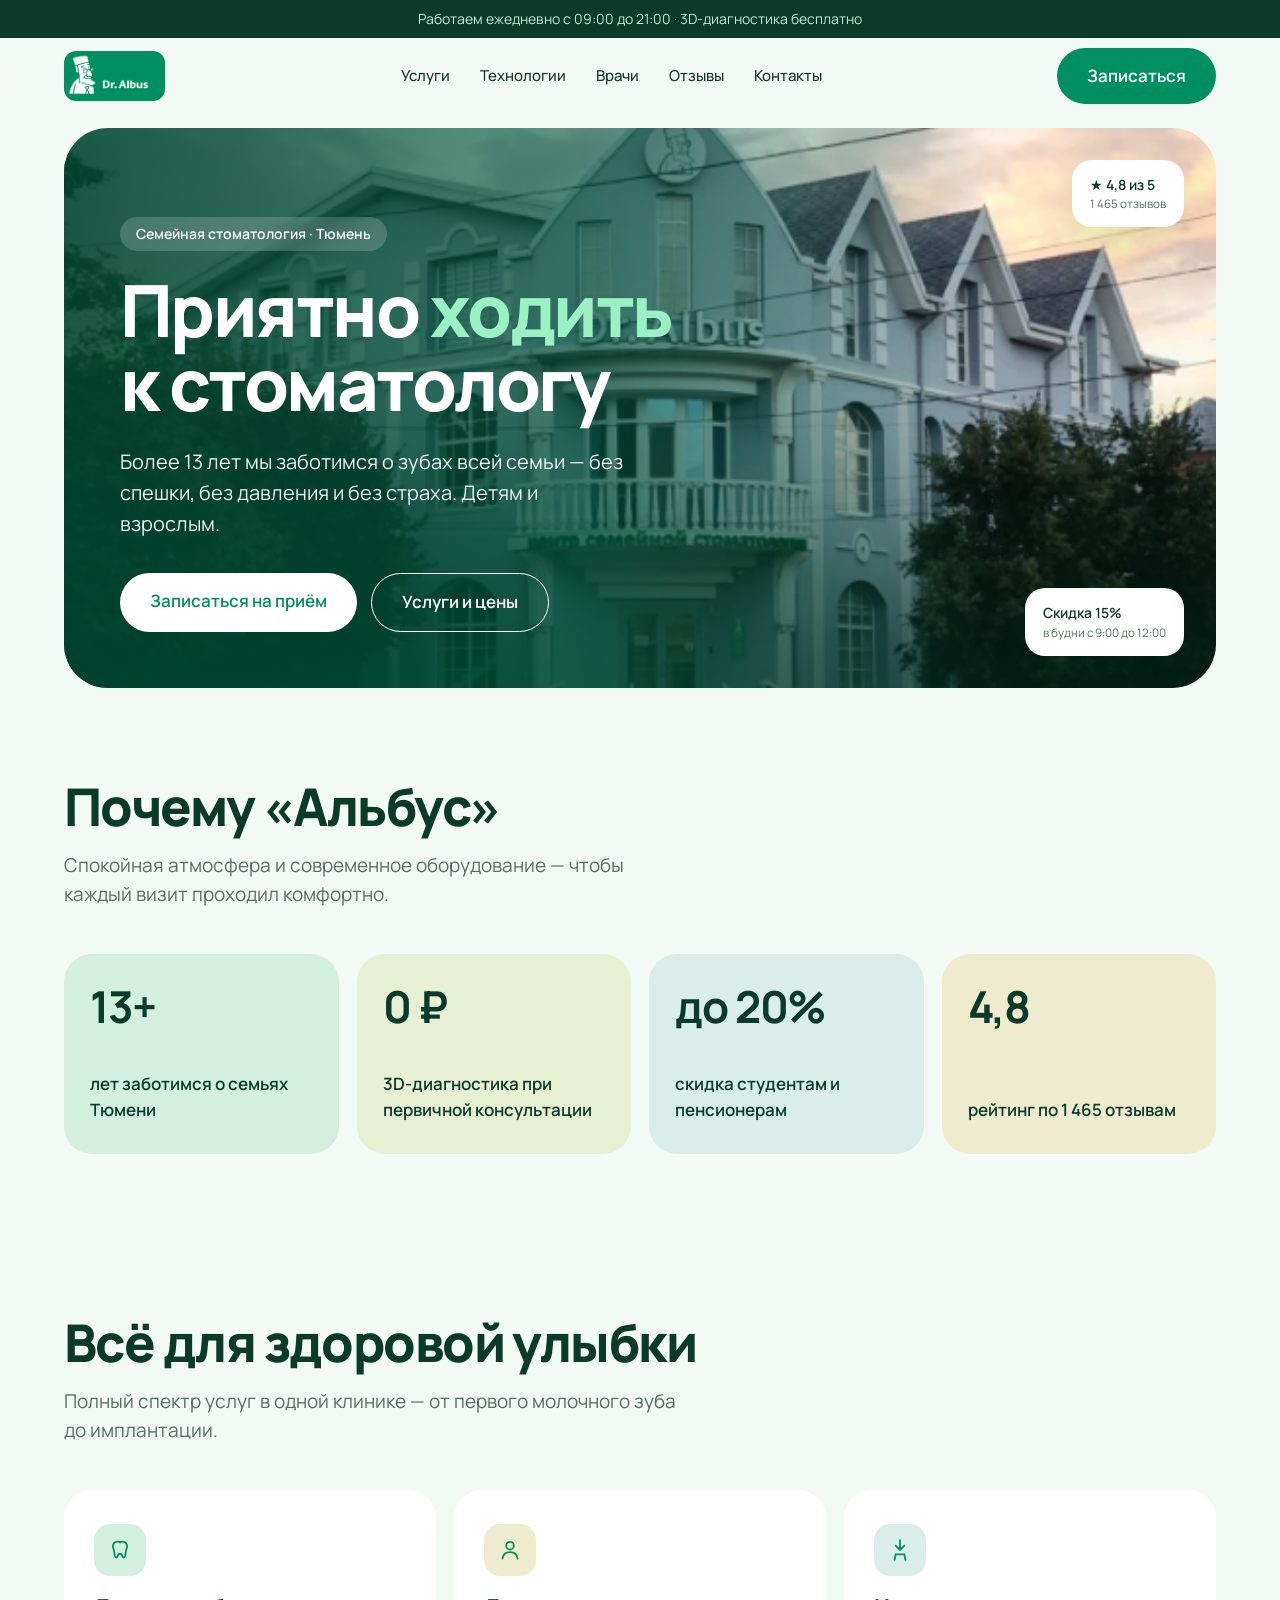
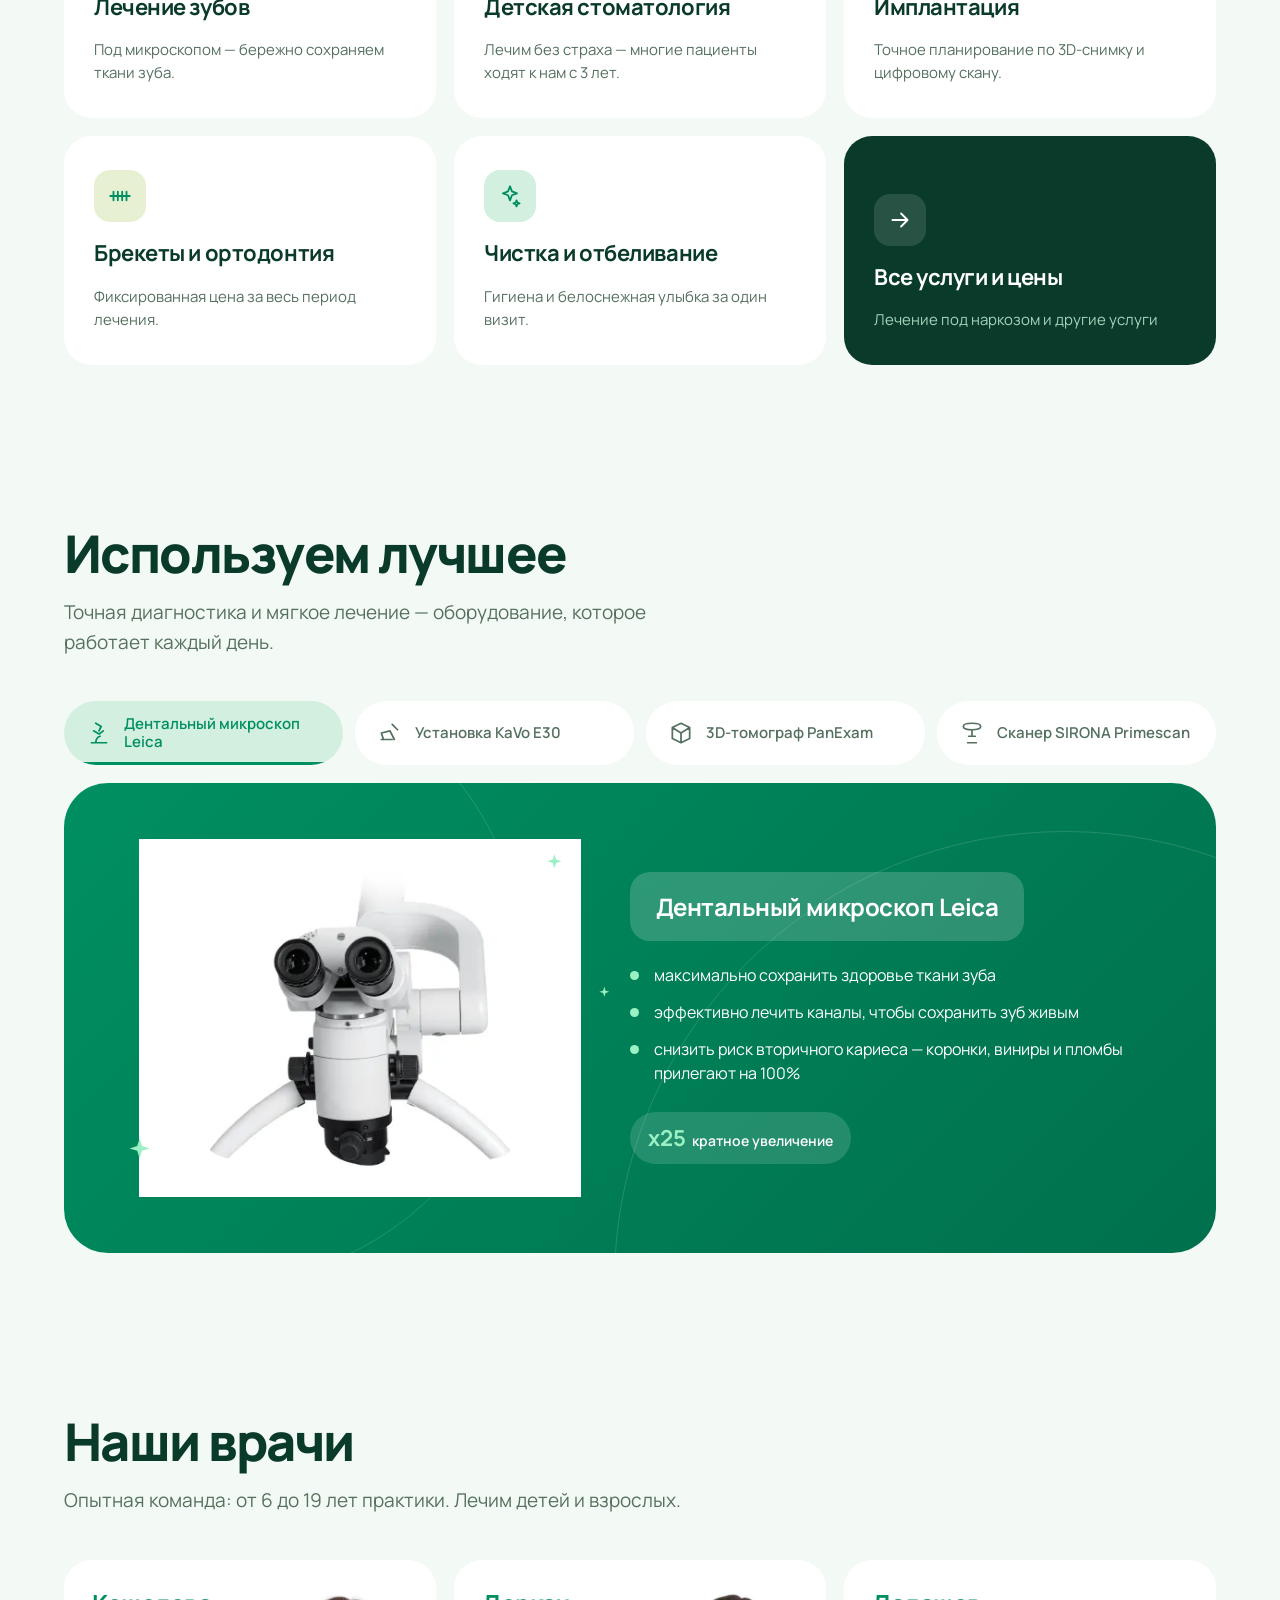
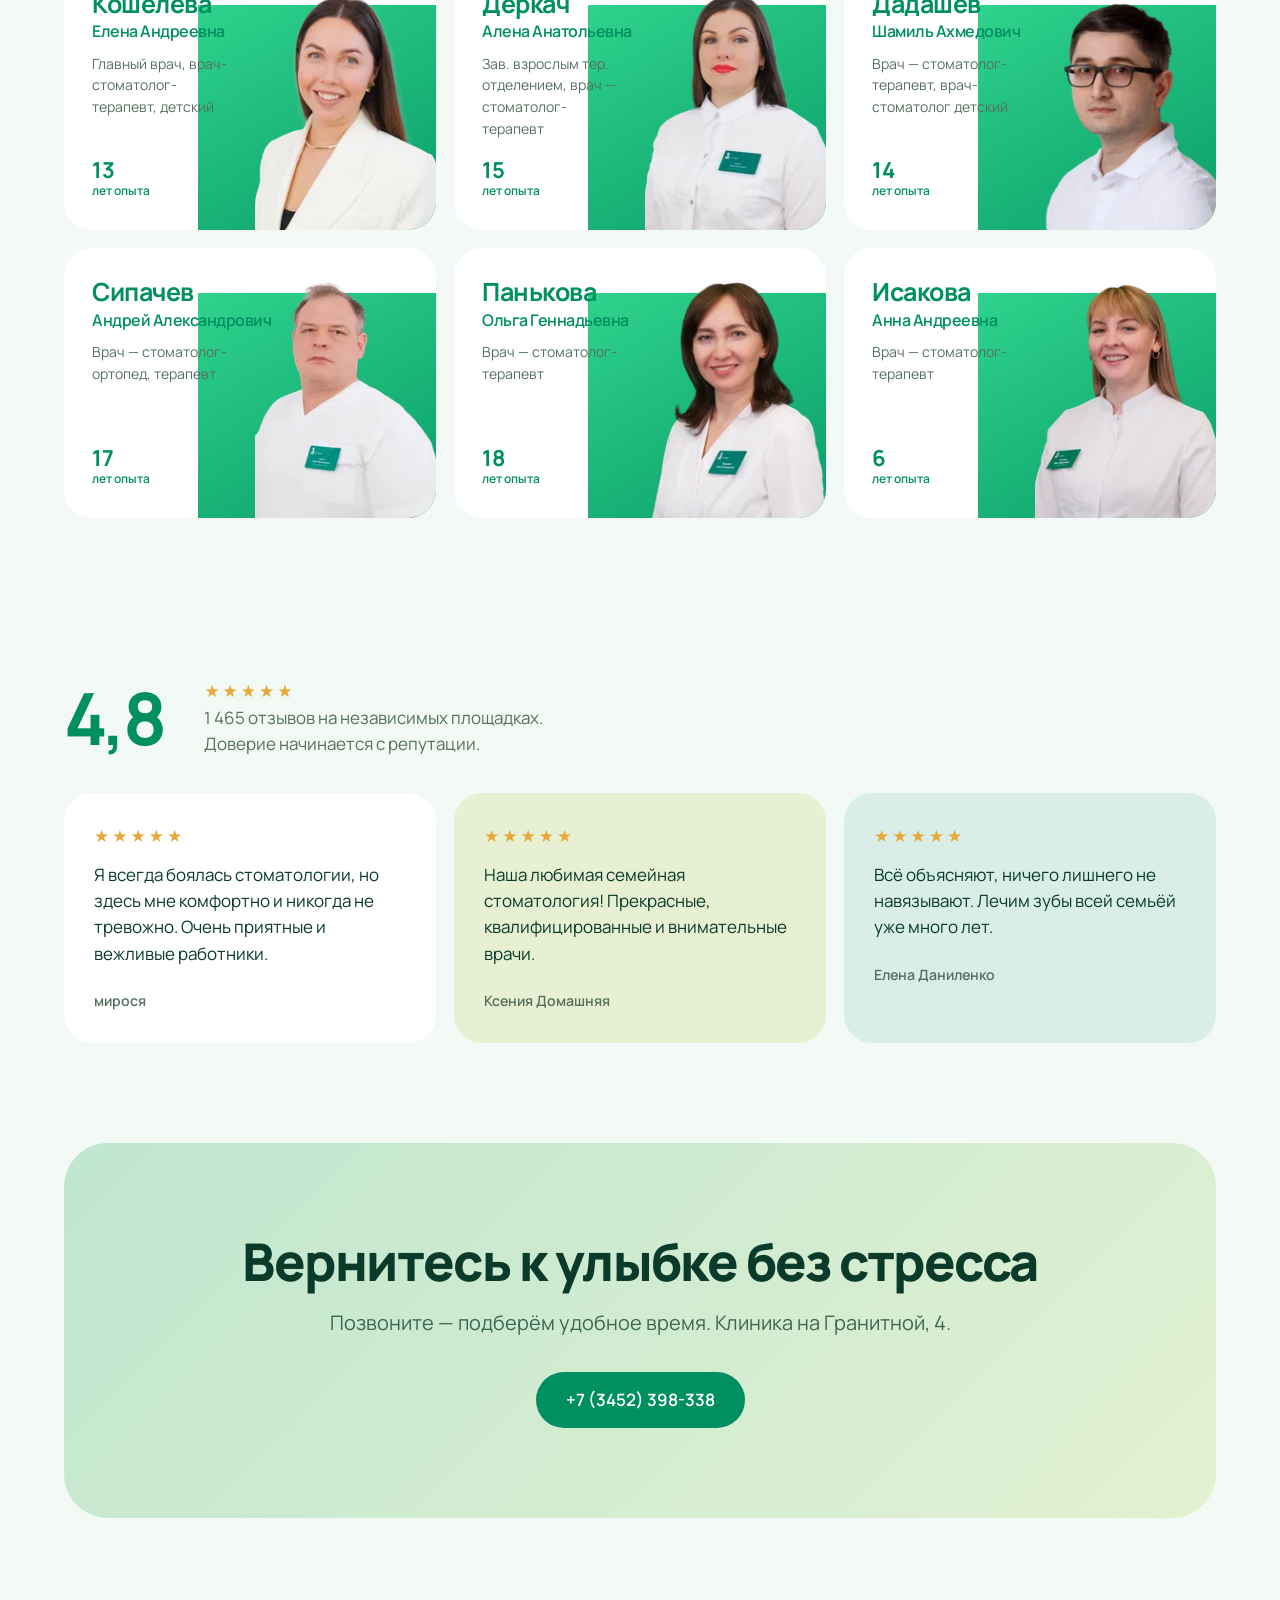
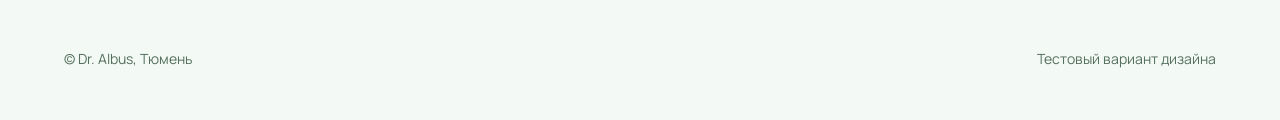
<file: site/clinic.html>
<!doctype html>
<html lang="ru">
<head>
<meta charset="utf-8">
<meta name="viewport" content="width=device-width, initial-scale=1">
<title>Доктор Альбус — редизайн (тест)</title>
<link rel="preconnect" href="https://fonts.googleapis.com"><link rel="preconnect" href="https://fonts.gstatic.com" crossorigin>
<link href="https://fonts.googleapis.com/css2?family=Manrope:wght@400;500;600;800&display=swap&subset=cyrillic" rel="stylesheet">
<style>
:root{--bg:#F3F9F4;--ink:#0A3B2A;--muted:#55705F;--teal:#008F61;--mint:#D3EFE0;--sand:#E7F0D2;--sky:#D9EEE8;--blush:#EFEBCF;--card:#fff;--r:28px}
*{box-sizing:border-box;margin:0}
body{font:400 17px/1.55 Manrope,system-ui,sans-serif;color:var(--ink);background:var(--bg)}
a{color:inherit;text-decoration:none}
.wrap{max-width:1200px;margin:0 auto;padding:0 24px}
.top{background:var(--ink);color:#c3e8d6;font-size:14px;text-align:center;padding:8px}
header{position:sticky;top:0;z-index:5;background:rgba(243,249,244,.92);backdrop-filter:blur(10px)}
header .wrap{display:flex;align-items:center;justify-content:space-between;height:76px}
.logo img{height:50px;width:auto;display:block;border-radius:12px}
nav{display:flex;gap:30px;font-weight:500;font-size:15px}nav a:hover{color:var(--teal)}
.btn{display:inline-block;background:var(--teal);color:#fff;font-weight:600;padding:15px 30px;border-radius:999px;transition:.2s}
.btn:hover{background:var(--ink)}.btn.ghost{background:transparent;color:var(--ink);border:1.5px solid var(--ink)}.btn.ghost:hover{background:var(--ink);color:#fff}
.hero{position:relative;margin:14px 0 90px;border-radius:44px;overflow:hidden;min-height:560px;display:flex;align-items:flex-end;color:#fff;background:#0A3B2A url(img/building.webp) center 52%/cover no-repeat}
.hero::before{content:"";position:absolute;inset:0;background:linear-gradient(90deg,rgba(0,70,48,.88) 0%,rgba(0,90,62,.6) 45%,rgba(0,90,62,0) 80%),linear-gradient(0deg,rgba(0,50,34,.55),transparent 55%)}
.hero>div:first-child{position:relative;padding:56px;max-width:700px}
.eyebrow{display:inline-block;background:rgba(255,255,255,.18);backdrop-filter:blur(8px);color:#fff;font-weight:600;font-size:14px;padding:6px 16px;border-radius:999px;margin-bottom:22px}
h1{font-size:clamp(40px,6vw,72px);line-height:1.04;letter-spacing:-.035em;font-weight:800}
h1 em{font-style:normal;color:#9BF0C4}
.hero p{font-size:20px;opacity:.92;margin:24px 0 34px;max-width:520px}
.hero .cta{display:flex;gap:14px;flex-wrap:wrap}
.hero .btn{background:#fff;color:var(--teal)}.hero .btn:hover{background:#9BF0C4;color:var(--ink)}
.hero .btn.ghost{background:transparent;color:#fff;border-color:#fff}.hero .btn.ghost:hover{background:#fff;color:var(--teal)}
.float{position:absolute;color:var(--ink);z-index:2;background:#fff;border-radius:20px;padding:14px 18px;box-shadow:0 14px 40px rgba(10,59,42,.12);font-size:14px;font-weight:600}
.float small{display:block;font-weight:400;color:var(--muted)}
.f1{top:32px;right:32px}.f2{bottom:32px;right:32px}
section{padding:80px 0}
h2{font-size:clamp(32px,4.4vw,52px);letter-spacing:-.03em;line-height:1.1;font-weight:800;margin-bottom:16px}
.lead{color:var(--muted);font-size:19px;max-width:620px;margin-bottom:44px}
.why{display:grid;grid-template-columns:repeat(4,1fr);gap:18px}
.pill{border-radius:var(--r);padding:30px 26px;min-height:200px;display:flex;flex-direction:column;justify-content:space-between}
.pill b{font-size:44px;letter-spacing:-.03em;line-height:1}.pill span{font-weight:600}
.p1{background:var(--mint)}.p2{background:var(--sand)}.p3{background:var(--sky)}.p4{background:var(--blush)}
.services{display:grid;grid-template-columns:repeat(3,1fr);gap:18px}
.svc{background:var(--card);border-radius:var(--r);padding:34px 30px;transition:.25s;display:flex;flex-direction:column;gap:14px}
.svc:hover{transform:translateY(-6px);box-shadow:0 22px 50px rgba(10,59,42,.1)}
.ic{width:52px;height:52px;border-radius:16px;display:grid;place-items:center;background:var(--mint)}
.ic svg{width:26px;height:26px;stroke:var(--teal);fill:none;stroke-width:1.7;stroke-linecap:round;stroke-linejoin:round}
.svc h3{font-size:22px;letter-spacing:-.02em}.svc p{color:var(--muted);font-size:15px}
.svc.more{background:var(--ink);color:#fff;justify-content:flex-end}.svc.more .ic{background:rgba(255,255,255,.12)}.svc.more svg{stroke:#fff}
.tabs{display:flex;gap:12px;margin-bottom:18px;flex-wrap:wrap}
.tab{position:relative;overflow:hidden;flex:1;min-width:200px;display:flex;align-items:center;gap:12px;background:#fff;border:0;border-radius:999px;padding:14px 22px;font:600 15px/1.2 Manrope,sans-serif;color:var(--muted);cursor:pointer;text-align:left;transition:.3s}
.tab svg{width:26px;height:26px;flex:none;stroke:currentColor;fill:none;stroke-width:1.6;stroke-linecap:round;stroke-linejoin:round}
.tab:hover{color:var(--teal)}.tab.on{background:var(--mint);color:var(--teal)}
.tab i{position:absolute;left:0;bottom:0;height:3px;width:0;background:var(--teal)}
.tab.on i{animation:prog 7s linear forwards}.paused .tab.on i{animation-play-state:paused}
@keyframes prog{to{width:100%}}
.stage{position:relative;overflow:hidden;border-radius:44px;background:linear-gradient(135deg,#008F61,#00704D);color:#fff;min-height:470px}
.stage::before,.stage::after{content:"";position:absolute;border:1.5px solid rgba(255,255,255,.14);border-radius:50%;animation:ring 9s ease-in-out infinite}
.stage::before{width:620px;height:620px;left:-160px;top:-120px}.stage::after{width:900px;height:900px;right:-300px;bottom:-480px;animation-delay:-4s}
@keyframes ring{50%{transform:scale(1.08) rotate(8deg)}}
.slide{position:absolute;inset:0;display:grid;grid-template-columns:.95fr 1.05fr;gap:30px;align-items:center;padding:40px 56px;opacity:0;visibility:hidden;transition:opacity .5s,visibility .5s}
.slide.on{opacity:1;visibility:visible}
.pic{position:relative;aspect-ratio:1.08;max-height:390px;margin:auto;width:100%;display:grid;place-items:center}
.pic::before{content:"";position:absolute;inset:4%;background:#fff;animation:morph 9s ease-in-out infinite;transform:scale(.6);opacity:0;transition:.7s cubic-bezier(.2,.9,.3,1.2)}
.slide.on .pic::before{transform:scale(1);opacity:1}
@keyframes morph{0%,100%{border-radius:58% 42% 52% 48%/45% 55% 45% 55%}50%{border-radius:42% 58% 45% 55%/58% 42% 58% 42%}}
.pic img{position:relative;width:88%;transform:translateY(40px) scale(.9);opacity:0;transition:.8s .15s cubic-bezier(.2,.9,.3,1)}
.slide.on .pic img{transform:none;opacity:1;animation:bob 5s ease-in-out .9s infinite}
@keyframes bob{50%{transform:translateY(-10px) rotate(-1deg)}}
.spark{position:absolute;width:14px;height:14px;background:#9BF0C4;clip-path:polygon(50% 0,62% 38%,100% 50%,62% 62%,50% 100%,38% 62%,0 50%,38% 38%);animation:tw 2.4s ease-in-out infinite}
.spark.s1{top:8%;right:8%}.spark.s2{bottom:14%;left:2%;animation-delay:-1s;width:20px;height:20px}.spark.s3{top:42%;right:-2%;animation-delay:-1.8s;width:10px;height:10px}
@keyframes tw{50%{transform:scale(.3) rotate(90deg);opacity:.3}}
.txt h3{display:inline-block;background:rgba(255,255,255,.18);backdrop-filter:blur(6px);font-size:24px;letter-spacing:-.02em;padding:16px 26px;border-radius:20px;margin-bottom:22px}
.txt li,.txt h3,.txt .chips{opacity:0;transform:translateX(34px);transition:.6s cubic-bezier(.2,.8,.3,1)}
.slide.on .txt h3,.slide.on .txt li,.slide.on .txt .chips{opacity:1;transform:none}
.slide.on .txt li:nth-child(1){transition-delay:.3s}.slide.on .txt li:nth-child(2){transition-delay:.42s}.slide.on .txt li:nth-child(3){transition-delay:.54s}.slide.on .txt .chips{transition-delay:.7s}
.txt ul{list-style:none;padding:0;display:grid;gap:12px;margin-bottom:26px}
.txt li{position:relative;padding-left:24px;opacity:.95;font-size:16px}
.txt li::before{content:"";position:absolute;left:0;top:.5em;width:9px;height:9px;border-radius:50%;background:#9BF0C4}
.chips{display:flex;gap:12px;flex-wrap:wrap}
.chip{background:rgba(255,255,255,.14);border-radius:999px;padding:9px 18px;font-size:14px;font-weight:600}
.chip b{font-size:22px;margin-right:6px;color:#9BF0C4}
.bgfx{position:fixed;inset:0;z-index:0;pointer-events:none;overflow:hidden}
.bgfx svg{position:absolute;bottom:-80px;fill:none;stroke:var(--teal);stroke-width:1.6;stroke-linejoin:round;stroke-linecap:round;opacity:0;animation:rise linear infinite}
@keyframes rise{0%{transform:translateY(0) rotate(0);opacity:0}10%{opacity:.16}90%{opacity:.16}100%{transform:translateY(-115vh) rotate(40deg);opacity:0}}
main,header,.top{position:relative;z-index:1}header{position:sticky}
.rv{opacity:0;transform:translateY(28px);transition:.8s cubic-bezier(.2,.8,.3,1)}.rv.in{opacity:1;transform:none}
.docs{display:grid;grid-template-columns:repeat(3,1fr);gap:18px}
.doc{position:relative;overflow:hidden;background:#fff;border-radius:var(--r);padding:30px 28px;min-height:270px;display:flex;flex-direction:column;justify-content:space-between;transition:transform .4s cubic-bezier(.2,.8,.3,1),box-shadow .4s}
.doc:hover{transform:translateY(-8px);box-shadow:0 26px 54px rgba(0,100,60,.16)}
.doc .bl{position:absolute;right:-14%;bottom:-24%;width:78%;aspect-ratio:1;background:linear-gradient(150deg,#2FD38C,#008F61);animation:morph 8s ease-in-out infinite;transform:scale(0);transition:transform .9s cubic-bezier(.2,.9,.3,1.15) var(--d,0s)}
.doc.in .bl{transform:scale(1)}.doc:hover .bl{transform:scale(1.25)!important;transition-duration:.6s;transition-delay:0s}
.doc img{position:absolute;right:0;bottom:0;height:88%;width:auto;transform:translateY(60px);opacity:0;transition:transform .9s cubic-bezier(.2,.9,.3,1) calc(var(--d,0s) + .2s),opacity .6s calc(var(--d,0s) + .2s)}
.doc.in img{transform:none;opacity:1}.doc:hover img{transform:scale(1.06) translateY(-4px);transition:transform .5s;transition-delay:0s}
.doc h3{font-size:25px;line-height:1.1;letter-spacing:-.02em;color:var(--teal);position:relative;max-width:62%}
.doc h3 span{display:block;font-size:16px;font-weight:600;margin-top:6px}
.doc p{position:relative;max-width:44%;font-size:14px;color:var(--muted);margin:12px 0 18px}
.doc .st{position:relative;display:flex;gap:18px;font-size:12px;color:var(--teal);font-weight:600}
.doc .st b{display:block;font-size:22px;line-height:1.1;letter-spacing:-.02em}
.doc .st i{position:absolute;inset:0}
.doc{opacity:0;transform:translateY(26px)}.doc.in{opacity:1;transform:none;transition:opacity .7s var(--d,0s),transform .7s var(--d,0s)}.doc.in:hover{transform:translateY(-8px)}
.rate{display:flex;gap:40px;align-items:center;flex-wrap:wrap;margin-bottom:36px}
.rate b{font-size:72px;letter-spacing:-.04em;line-height:1;color:var(--teal)}
.reviews{display:grid;grid-template-columns:repeat(3,1fr);gap:18px}
.rev{border-radius:var(--r);padding:30px;background:var(--card)}.rev:nth-child(2){background:var(--sand)}.rev:nth-child(3){background:var(--sky)}
.rev p{margin:12px 0 20px}.rev small{color:var(--muted);font-weight:600}
.stars{color:#E8A838;letter-spacing:3px}
.final{background:linear-gradient(135deg,#BFE6CF,#E3F1D2);border-radius:44px;text-align:center;padding:90px 24px}
.final p{font-size:20px;color:var(--ink);opacity:.75;margin:10px 0 34px}
footer{padding:50px 0;color:var(--muted);font-size:14px;display:flex;justify-content:space-between;flex-wrap:wrap;gap:12px}
@media(max-width:900px){nav{display:none}.hero{min-height:520px;border-radius:32px}.hero>div:first-child{padding:28px}.float{display:none}.tech{grid-template-columns:1fr}.why{grid-template-columns:1fr 1fr}.services,.docs,.reviews{grid-template-columns:1fr}.doc h3{max-width:60%;font-size:22px}.tabs{gap:8px}.tab{min-width:calc(50% - 8px);padding:12px 16px;font-size:13px}.stage{min-height:0;display:grid}.slide{position:relative;grid-column:1;grid-row:1;grid-template-columns:1fr;padding:28px 22px}.slide:not(.on){position:absolute}}
@media(prefers-reduced-motion:reduce){*{transition:none!important;animation:none!important}.doc,.doc img{opacity:1!important;transform:none!important}.doc .bl{transform:none!important}.bgfx{display:none}.rv,.slide .txt li,.slide .txt h3,.slide .txt .chips,.slide .pic img{opacity:1!important;transform:none!important}.pic::before{opacity:1;transform:none}}
</style>
</head>
<body>
<div class="bgfx" aria-hidden="true"><svg viewBox="0 0 24 24" style="left:4%;width:22px;animation-duration:22s;animation-delay:-0s"><path d="M12 5v14M5 12h14"/></svg><svg viewBox="0 0 120 130" style="left:13%;width:47px;animation-duration:25s;animation-delay:-5s"><path d="M60 8c-14-9-40-4-44 20-3 18 6 28 8 46 2 18 5 48 16 48 9 0 8-30 20-30s11 30 20 30c11 0 14-30 16-48 2-18 11-28 8-46C100 4 74-1 60 8Z"/></svg><svg viewBox="0 0 120 130" style="left:22%;width:54px;animation-duration:28s;animation-delay:-10s"><path d="M60 8c-14-9-40-4-44 20-3 18 6 28 8 46 2 18 5 48 16 48 9 0 8-30 20-30s11 30 20 30c11 0 14-30 16-48 2-18 11-28 8-46C100 4 74-1 60 8Z"/></svg><svg viewBox="0 0 24 24" style="left:31%;width:22px;animation-duration:31s;animation-delay:-15s"><path d="M12 5v14M5 12h14"/></svg><svg viewBox="0 0 120 130" style="left:40%;width:68px;animation-duration:34s;animation-delay:-20s"><path d="M60 8c-14-9-40-4-44 20-3 18 6 28 8 46 2 18 5 48 16 48 9 0 8-30 20-30s11 30 20 30c11 0 14-30 16-48 2-18 11-28 8-46C100 4 74-1 60 8Z"/></svg><svg viewBox="0 0 120 130" style="left:49%;width:41px;animation-duration:23s;animation-delay:-0s"><path d="M60 8c-14-9-40-4-44 20-3 18 6 28 8 46 2 18 5 48 16 48 9 0 8-30 20-30s11 30 20 30c11 0 14-30 16-48 2-18 11-28 8-46C100 4 74-1 60 8Z"/></svg><svg viewBox="0 0 24 24" style="left:58%;width:22px;animation-duration:26s;animation-delay:-5s"><path d="M12 5v14M5 12h14"/></svg><svg viewBox="0 0 120 130" style="left:67%;width:55px;animation-duration:29s;animation-delay:-10s"><path d="M60 8c-14-9-40-4-44 20-3 18 6 28 8 46 2 18 5 48 16 48 9 0 8-30 20-30s11 30 20 30c11 0 14-30 16-48 2-18 11-28 8-46C100 4 74-1 60 8Z"/></svg><svg viewBox="0 0 120 130" style="left:76%;width:62px;animation-duration:32s;animation-delay:-15s"><path d="M60 8c-14-9-40-4-44 20-3 18 6 28 8 46 2 18 5 48 16 48 9 0 8-30 20-30s11 30 20 30c11 0 14-30 16-48 2-18 11-28 8-46C100 4 74-1 60 8Z"/></svg><svg viewBox="0 0 24 24" style="left:85%;width:22px;animation-duration:35s;animation-delay:-20s"><path d="M12 5v14M5 12h14"/></svg><svg viewBox="0 0 120 130" style="left:94%;width:42px;animation-duration:24s;animation-delay:-0s"><path d="M60 8c-14-9-40-4-44 20-3 18 6 28 8 46 2 18 5 48 16 48 9 0 8-30 20-30s11 30 20 30c11 0 14-30 16-48 2-18 11-28 8-46C100 4 74-1 60 8Z"/></svg><svg viewBox="0 0 120 130" style="left:7%;width:49px;animation-duration:27s;animation-delay:-5s"><path d="M60 8c-14-9-40-4-44 20-3 18 6 28 8 46 2 18 5 48 16 48 9 0 8-30 20-30s11 30 20 30c11 0 14-30 16-48 2-18 11-28 8-46C100 4 74-1 60 8Z"/></svg></div>
<div class="top">Работаем ежедневно с 09:00 до 21:00 · 3D-диагностика бесплатно</div>
<header><div class="wrap">
<a class="logo" href="#" aria-label="Dr. Albus, на главную"><img src="img/logo.png" alt="Dr. Albus"></a>
<nav><a href="#uslugi">Услуги</a><a href="#tech">Технологии</a><a href="#vrachi">Врачи</a><a href="#otzyvy">Отзывы</a><a href="#kontakty">Контакты</a></nav>
<a class="btn" href="tel:+73452398338">Записаться</a>
</div></header>

<main class="wrap">
<div class="hero">
  <div>
    <span class="eyebrow">Семейная стоматология · Тюмень</span>
    <h1>Приятно <em>ходить</em> к стоматологу</h1>
    <p>Более 13 лет мы заботимся о зубах всей семьи — без спешки, без давления и без страха. Детям и взрослым.</p>
    <div class="cta"><a class="btn" href="tel:+73452398338">Записаться на приём</a><a class="btn ghost" href="#uslugi">Услуги и цены</a></div>
  </div>
  <div class="float f1">★ 4,8 из 5<small>1 465 отзывов</small></div>
  <div class="float f2">Скидка 15%<small>в будни с 9:00 до 12:00</small></div>
</div>

<section style="padding-top:0">
  <h2>Почему «Альбус»</h2>
  <p class="lead">Спокойная атмосфера и современное оборудование — чтобы каждый визит проходил комфортно.</p>
  <div class="why">
    <div class="pill p1"><b>13+</b><span>лет заботимся о семьях Тюмени</span></div>
    <div class="pill p2"><b>0 ₽</b><span>3D-диагностика при первичной консультации</span></div>
    <div class="pill p3"><b>до 20%</b><span>скидка студентам и пенсионерам</span></div>
    <div class="pill p4"><b>4,8</b><span>рейтинг по 1 465 отзывам</span></div>
  </div>
</section>

<section id="uslugi">
  <h2>Всё для здоровой улыбки</h2>
  <p class="lead">Полный спектр услуг в одной клинике — от первого молочного зуба до имплантации.</p>
  <div class="services">
    <a class="svc" href="#"><div class="ic"><svg viewBox="0 0 24 24"><path d="M12 5c-2-1.5-6-.8-6.5 2.5-.4 2.7 1 4 1.2 6.5.3 3 .8 5 2 5 1.3 0 1-3.5 3.3-3.5s2 3.500 3.300 3.500c1.200 0 1.700-2 2-5 .2-2.500 1.600-3.800 1.200-6.500C18 4.200 14 3.500 12 5Z"/></svg></div><h3>Лечение зубов</h3><p>Под микроскопом — бережно сохраняем ткани зуба.</p></a>
    <a class="svc" href="#"><div class="ic" style="background:var(--blush)"><svg viewBox="0 0 24 24"><circle cx="12" cy="8" r="3.500"/><path d="M5 20c.5-4 3-6 7-6s6.500 2 7 6"/></svg></div><h3>Детская стоматология</h3><p>Лечим без страха — многие пациенты ходят к нам с 3 лет.</p></a>
    <a class="svc" href="#"><div class="ic" style="background:var(--sky)"><svg viewBox="0 0 24 24"><path d="M12 3v9M8 8l4 4 4-4M7 21l1-5h8l1 5"/></svg></div><h3>Имплантация</h3><p>Точное планирование по 3D-снимку и цифровому скану.</p></a>
    <a class="svc" href="#"><div class="ic" style="background:var(--sand)"><svg viewBox="0 0 24 24"><path d="M3 12h18M6 8v8M10 8v8M14 8v8M18 8v8"/></svg></div><h3>Брекеты и ортодонтия</h3><p>Фиксированная цена за весь период лечения.</p></a>
    <a class="svc" href="#"><div class="ic"><svg viewBox="0 0 24 24"><path d="M12 3l1.800 4.700L18.500 9.500 13.800 11.300 12 16l-1.800-4.700L5.500 9.500l4.700-1.800L12 3ZM18 16l.8 2 2 .8-2 .8-.8 2-.8-2-2-.8 2-.8.8-2Z"/></svg></div><h3>Чистка и отбеливание</h3><p>Гигиена и белоснежная улыбка за один визит.</p></a>
    <a class="svc more" href="#"><div class="ic"><svg viewBox="0 0 24 24"><path d="M5 12h14M13 6l6 6-6 6"/></svg></div><h3>Все услуги и цены</h3><p style="color:#a6d2bd">Лечение под наркозом и другие услуги</p></a>
  </div>
</section>

<section id="tech"><h2 class="rv">Используем лучшее</h2><p class="lead rv">Точная диагностика и мягкое лечение — оборудование, которое работает каждый день.</p><div class="tabs rv"><button class="tab on" data-i="0"><svg viewBox="0 0 24 24" aria-hidden="true"><path d="M9 3l5 3-2 4M7 10l5 3M5 21h14M9 21c0-3 1-5 4-6M12 13l4-3"/></svg><span>Дентальный микроскоп Leica</span><i></i></button><button class="tab" data-i="1"><svg viewBox="0 0 24 24" aria-hidden="true"><path d="M4 18h10M6 18l-2-6 8-2 4 8M16 6l3 3M14 4l5 5"/></svg><span>Установка KaVo E30</span><i></i></button><button class="tab" data-i="2"><svg viewBox="0 0 24 24" aria-hidden="true"><path d="M12 3l8 4v10l-8 4-8-4V7l8-4zM12 12l8-5M12 12L4 7M12 12v9"/></svg><span>3D-томограф PanExam</span><i></i></button><button class="tab" data-i="3"><svg viewBox="0 0 24 24" aria-hidden="true"><path d="M4 6c0-2 3-3 8-3s8 1 8 3-3 3-8 3-8-1-8-3zM12 9v6M8 21h8M9 15h6"/></svg><span>Сканер SIRONA Primescan</span><i></i></button></div><div class="stage rv"><div class="slide on"><div class="pic"><img src="img/eq-mic.webp" alt="Дентальный микроскоп Leica"><span class="spark s1"></span><span class="spark s2"></span><span class="spark s3"></span></div><div class="txt"><h3>Дентальный микроскоп Leica</h3><ul><li>максимально сохранить здоровье ткани зуба</li><li>эффективно лечить каналы, чтобы сохранить зуб живым</li><li>снизить риск вторичного кариеса — коронки, виниры и пломбы прилегают на 100%</li></ul><div class="chips"><span class="chip"><b>x25</b>кратное увеличение</span></div></div></div><div class="slide"><div class="pic"><img src="img/eq-kavo.webp" alt="Установка KaVo E30"><span class="spark s1"></span><span class="spark s2"></span><span class="spark s3"></span></div><div class="txt"><h3>Стоматологическая установка KaVo E30 (Германия)</h3><ul><li>Оптимальный комфорт для пациента</li><li>Исключительная эргономика и дизайн</li><li>Удобна для работы двух врачей — услуга быстрее и комфортнее</li></ul><div class="chips"><span class="chip"><b>✦</b>покрытие с эффектом памяти</span><span class="chip"><b>✦</b>максимальный комфорт при лечении</span></div></div></div><div class="slide"><div class="pic"><img src="img/eq-3d.webp" alt="3D-томограф PanExam"><span class="spark s1"></span><span class="spark s2"></span><span class="spark s3"></span></div><div class="txt"><h3>3D-томограф PanExam KaVo (Германия)</h3><ul><li>Покажет положение, форму и строение челюсти и зубов</li><li>Незаменим при детальной диагностике и любых манипуляциях</li><li>3D-визуализация, цефалометрическая и панорамная съёмка, съёмка прикуса</li></ul><div class="chips"><span class="chip"><b>✦</b>высокое качество снимков</span><span class="chip"><b>✦</b>минимальное воздействие</span></div></div></div><div class="slide"><div class="pic"><img src="img/eq-sirona.webp" alt="Сканер SIRONA Primescan"><span class="spark s1"></span><span class="spark s2"></span><span class="spark s3"></span></div><div class="txt"><h3>Интраоральный сканер SIRONA Primescan</h3><ul><li>Исключительная точность и чёткость: сенсор Smart Pixel Sensor, глубина сканирования до 20 мм</li><li>Более 50 000 изображений в секунду — быстрая обработка нужных данных</li></ul><div class="chips"><span class="chip"><b>✦</b>гигиена на высшем уровне</span><span class="chip"><b>✦</b>автономное питание от батареи</span></div></div></div></div></section>

<section id="vrachi"><h2 class="rv">Наши врачи</h2><p class="lead rv">Опытная команда: от 6 до 19 лет практики. Лечим детей и взрослых.</p><div class="docs"><div class="doc rv0" style="--d:0.00s"><span class="bl"></span><img src="img/dr-kosheleva.webp" alt="Кошелева Елена Андреевна" width="190" height="250"><div><h3>Кошелева<span>Елена Андреевна</span></h3><p>Главный врач, врач-стоматолог-терапевт, детский</p></div><div class="st"><div><b class="cnt" data-to="14">0</b>лет опыта</div></div></div><div class="doc rv0" style="--d:0.12s"><span class="bl"></span><img src="img/dr-derkach.webp" alt="Деркач Алена Анатольевна" width="190" height="250"><div><h3>Деркач<span>Алена Анатольевна</span></h3><p>Зав. взрослым тер. отделением, врач — стоматолог-терапевт</p></div><div class="st"><div><b class="cnt" data-to="16">0</b>лет опыта</div></div></div><div class="doc rv0" style="--d:0.24s"><span class="bl"></span><img src="img/dr-dadashev.webp" alt="Дадашев Шамиль Ахмедович" width="190" height="250"><div><h3>Дадашев<span>Шамиль Ахмедович</span></h3><p>Врач — стоматолог-терапевт, врач-стоматолог детский</p></div><div class="st"><div><b class="cnt" data-to="15">0</b>лет опыта</div></div></div><div class="doc rv0" style="--d:0.15s"><span class="bl"></span><img src="img/dr-sipachev.webp" alt="Сипачев Андрей Александрович" width="190" height="250"><div><h3>Сипачев<span>Андрей Александрович</span></h3><p>Врач — стоматолог-ортопед, терапевт</p></div><div class="st"><div><b class="cnt" data-to="18">0</b>лет опыта</div></div></div><div class="doc rv0" style="--d:0.27s"><span class="bl"></span><img src="img/dr-pankova.webp" alt="Панькова Ольга Геннадьевна" width="190" height="250"><div><h3>Панькова<span>Ольга Геннадьевна</span></h3><p>Врач — стоматолог-терапевт</p></div><div class="st"><div><b class="cnt" data-to="19">0</b>лет опыта</div></div></div><div class="doc rv0" style="--d:0.39s"><span class="bl"></span><img src="img/dr-isakova.webp" alt="Исакова Анна Андреевна" width="190" height="250"><div><h3>Исакова<span>Анна Андреевна</span></h3><p>Врач — стоматолог-терапевт</p></div><div class="st"><div><b class="cnt" data-to="6">0</b>лет опыта</div></div></div></div></section>

<section id="otzyvy">
  <div class="rate"><b>4,8</b><div><div class="stars">★★★★★</div><p style="color:var(--muted)">1 465 отзывов на независимых площадках.<br>Доверие начинается с репутации.</p></div></div>
  <div class="reviews">
    <div class="rev"><div class="stars">★★★★★</div><p>Я всегда боялась стоматологии, но здесь мне комфортно и никогда не тревожно. Очень приятные и вежливые работники.</p><small>мирося</small></div>
    <div class="rev"><div class="stars">★★★★★</div><p>Наша любимая семейная стоматология! Прекрасные, квалифицированные и внимательные врачи.</p><small>Ксения Домашняя</small></div>
    <div class="rev"><div class="stars">★★★★★</div><p>Всё объясняют, ничего лишнего не навязывают. Лечим зубы всей семьёй уже много лет.</p><small>Елена Даниленко</small></div>
  </div>
</section>

<section id="kontakty" style="padding-top:20px">
  <div class="final">
    <h2>Вернитесь к улыбке без стресса</h2>
    <p>Позвоните — подберём удобное время. Клиника на Гранитной, 4.</p>
    <a class="btn" href="tel:+73452398338">+7 (3452) 398-338</a>
  </div>
</section>
<footer><span>© Dr. Albus, Тюмень</span><span>Тестовый вариант дизайна</span></footer>
</main>
<script>
(()=>{const T=[...document.querySelectorAll('.tab')],S=[...document.querySelectorAll('.slide')],st=document.querySelector('.stage');let cur=0,tm;
function go(i){cur=i;T.forEach((t,k)=>{t.classList.remove('on');if(k==i){void t.offsetWidth;t.classList.add('on')}});S.forEach((x,k)=>x.classList.toggle('on',k==i));clearTimeout(tm);tm=setTimeout(()=>go((cur+1)%S.length),7000)}
T.forEach((t,k)=>t.onclick=()=>go(k));
[st,...T].forEach(e=>{e.onmouseenter=()=>{clearTimeout(tm);document.body.classList.add('paused')};e.onmouseleave=()=>{document.body.classList.remove('paused');go(cur)}});
if(!matchMedia('(prefers-reduced-motion:reduce)').matches)go(0);
const io=new IntersectionObserver(es=>es.forEach(e=>{if(e.isIntersecting){e.target.classList.add('in');io.unobserve(e.target)}}),{threshold:.15});
document.querySelectorAll('.rv').forEach(e=>io.observe(e));
const io2=new IntersectionObserver(es=>es.forEach(e=>{if(e.isIntersecting){const c=e.target;c.classList.add('in');const n=c.querySelector('.cnt'),to=+n.dataset.to,t0=performance.now();(function f(t){const k=Math.min(1,(t-t0)/1400);n.textContent=Math.round(to*(1-Math.pow(1-k,3)));if(k<1)requestAnimationFrame(f)})(t0);io2.unobserve(c)}}),{threshold:.25});
document.querySelectorAll('.doc').forEach(e=>io2.observe(e));
})();
</script>
</body>
</html>
</file>
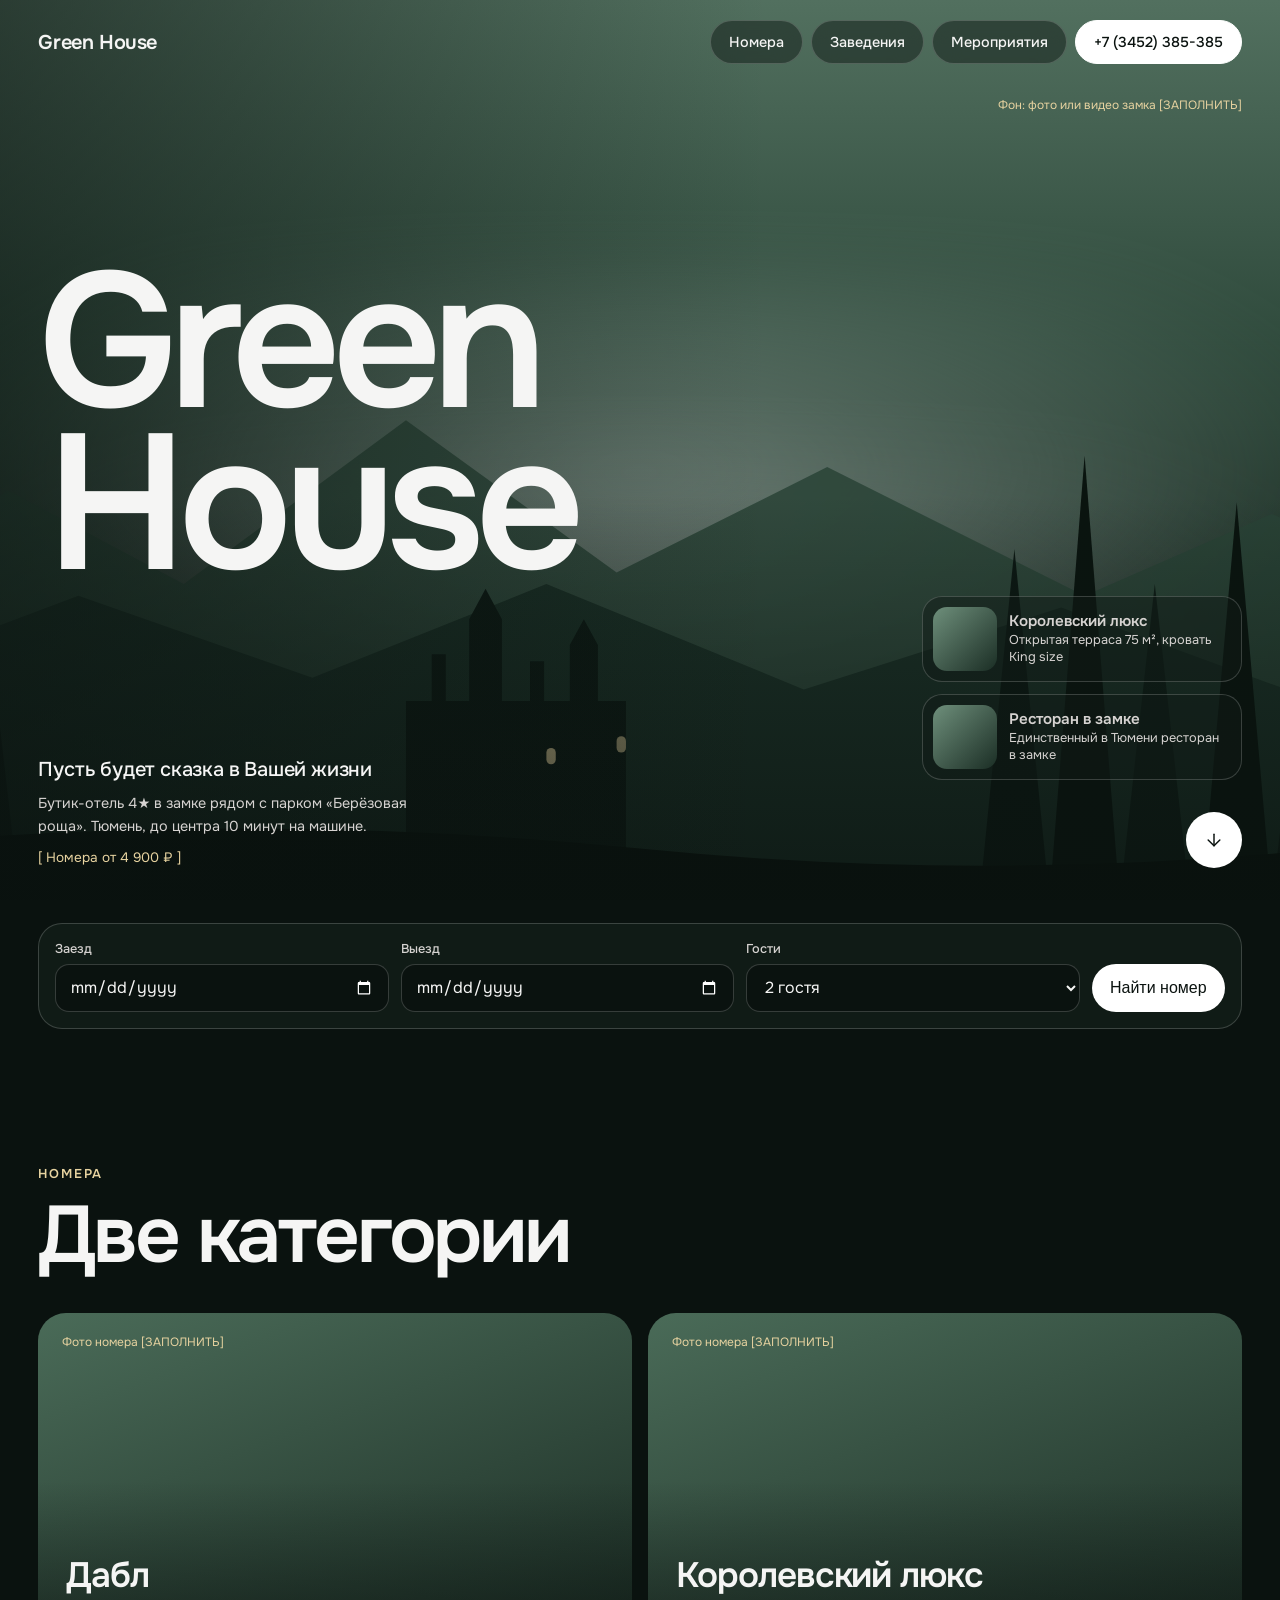
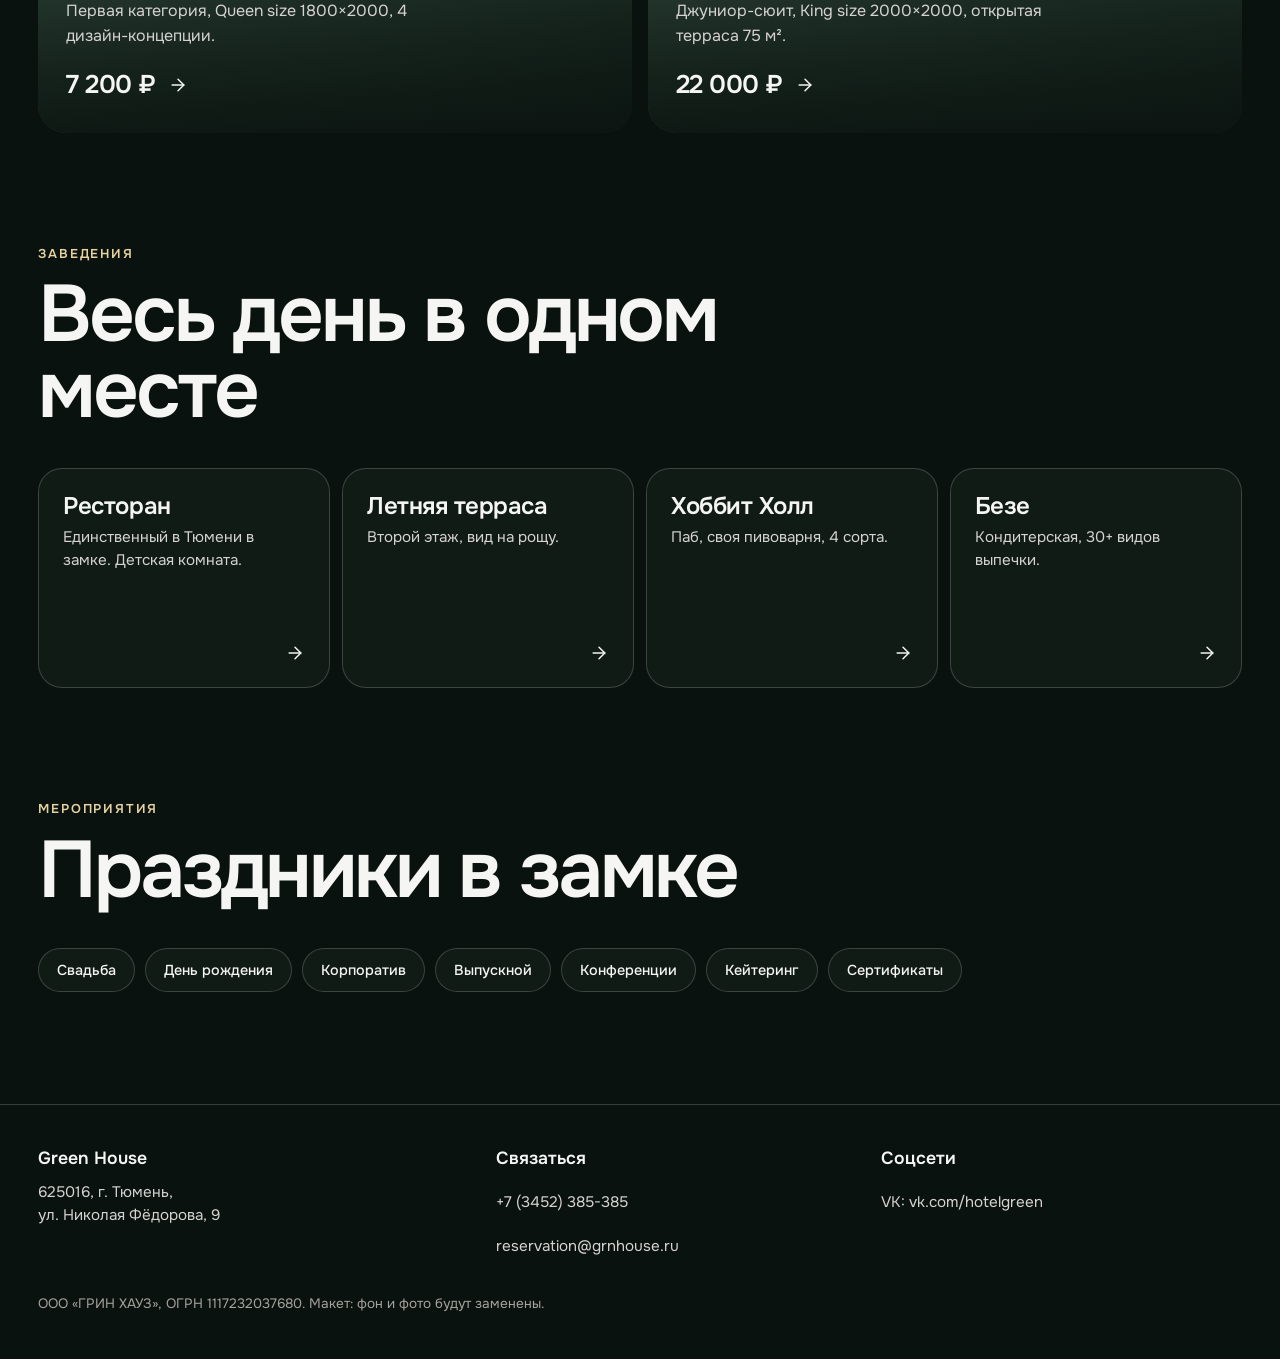
<file: site/motion.html>
<!doctype html>
<html lang="ru"><head><meta charset="utf-8"><meta name="viewport" content="width=device-width, initial-scale=1">
<title>Green House</title>
<link rel="preconnect" href="https://fonts.googleapis.com"><link rel="preconnect" href="https://fonts.gstatic.com" crossorigin><link href="https://fonts.googleapis.com/css2?family=Onest:wght@400;500;600&display=swap" rel="stylesheet">
<style>
:root{
  --bg:#0A120F; --bg-2:#101B16; --fg:#F5F5F4; --fg-2:#D6D3D1; --gold:#E7D3A0; --line:rgba(255,255,255,.18);
  --glass:rgba(16,27,22,.50); --btn:#FFFFFF; --btn-fg:#0A120F;
  --font:"Onest",system-ui,-apple-system,"Segoe UI",sans-serif;
  --gutter:clamp(16px,3vw,40px);
}
*,*::before,*::after{box-sizing:border-box}
html{scroll-behavior:smooth}
body{margin:0;background:var(--bg);color:var(--fg);font:400 16px/1.55 var(--font)}
a{color:inherit}
.ic{width:20px;height:20px;fill:none;stroke:currentColor;stroke-width:1.75;stroke-linecap:round;stroke-linejoin:round;flex:none}
:focus-visible{outline:3px solid var(--gold);outline-offset:3px;border-radius:12px}
a,button{cursor:pointer}
.wrap{padding-inline:var(--gutter);max-width:1440px;margin-inline:auto}

/* HERO: туман, лес и силуэт замка вместо фото. Заменить на реальное фото/видео. */
.hero{position:relative;overflow:hidden;min-height:min(100svh,900px);display:flex;flex-direction:column;isolation:isolate;
  background:linear-gradient(180deg,#52705F 0%,#2F4A3C 38%,#16271F 70%,#0A120F 100%)}
.scene{position:absolute;inset:0;z-index:-1}
.scene svg{position:absolute;inset:auto 0 0 0;width:100%;height:78%}
.fog{position:absolute;left:-20%;width:140%;height:45%;filter:blur(40px);opacity:.55;
  background:radial-gradient(60% 100% at 50% 50%,rgba(232,240,236,.55),transparent 70%);animation:drift 28s ease-in-out infinite alternate}
.fog.f1{top:30%}.fog.f2{top:50%;opacity:.4;animation-duration:36s;animation-direction:alternate-reverse}
@keyframes drift{from{transform:translateX(-6%)}to{transform:translateX(6%)}}
.shade{position:absolute;inset:0;z-index:-1;background:linear-gradient(90deg,rgba(10,18,15,.55),transparent 60%),linear-gradient(0deg,rgba(10,18,15,.7),transparent 45%)}
.ph{position:absolute;right:var(--gutter);top:96px;font-size:.75rem;color:var(--gold);z-index:1}

/* Навигация-пилюли */
.top{display:flex;align-items:center;justify-content:space-between;gap:16px;padding-block:20px}
.brand{font-weight:600;font-size:1.25rem;letter-spacing:-.02em;text-decoration:none;min-height:44px;display:flex;align-items:center}
.pills{display:flex;flex-wrap:wrap;gap:8px;justify-content:flex-end}
.pill{display:inline-flex;align-items:center;min-height:44px;padding:0 18px;border-radius:999px;background:var(--glass);border:1px solid var(--line);
  backdrop-filter:blur(14px);-webkit-backdrop-filter:blur(14px);text-decoration:none;font-size:.9rem;font-weight:500;transition:background-color .2s}
.pill:hover{background:rgba(255,255,255,.2)}
.pill.solid{background:var(--btn);color:var(--btn-fg);border-color:var(--btn)}
.pill.solid:hover{background:#E7E5E4}
@media (max-width:640px){.pill.hide-sm{display:none}}

.hero-main{flex:1;display:flex;flex-direction:column;justify-content:center;padding-block:32px 24px}
h1{margin:0;font-weight:600;letter-spacing:-.05em;line-height:.84;font-size:clamp(4.2rem,15vw,12.5rem)}
h1 span{display:block}
h1 span+span{margin-left:.04em}
.hero-bottom{display:flex;align-items:flex-end;justify-content:space-between;gap:24px;padding-bottom:32px;flex-wrap:wrap}
.note{max-width:34ch;display:grid;gap:10px}
.note b{font-weight:500;font-size:1.25rem;line-height:1.25;letter-spacing:-.01em}
.note small{color:var(--fg-2);font-size:.9rem}
.note i{font-style:normal;color:var(--gold);font-size:.85rem}
.scroll{display:grid;place-items:center;width:56px;height:56px;border-radius:50%;background:var(--btn);color:var(--btn-fg);text-decoration:none;transition:transform .2s}
.scroll:hover{transform:translateY(3px)}

/* Плавающие стеклянные карточки */
.float{display:flex;gap:12px;align-items:center;padding:10px 16px 10px 10px;border-radius:20px;background:var(--glass);border:1px solid var(--line);
  backdrop-filter:blur(16px);-webkit-backdrop-filter:blur(16px);text-decoration:none;max-width:320px;transition:transform .2s}
.float:hover{transform:translateY(-3px)}
.float .thumb{width:64px;height:64px;border-radius:14px;flex:none;background:linear-gradient(135deg,#6E8F7B,#1B2E25)}
.float b{display:block;font-weight:600;font-size:.95rem}
.float span{display:block;color:var(--fg-2);font-size:.8rem;line-height:1.35}
.floats{display:grid;gap:12px;justify-items:start;padding:0 var(--gutter) 32px}
@media (min-width:900px){.floats{position:absolute;right:0;bottom:120px;justify-items:end;padding-bottom:0}}

.in{animation:up .8s cubic-bezier(.2,.7,.2,1) both}
.in.d1{animation-delay:.1s}.in.d2{animation-delay:.2s}.in.d3{animation-delay:.3s}
@keyframes up{from{transform:translateY(18px);opacity:.5}to{transform:none;opacity:1}}

/* Бронирование */
.book{margin-top:-1px;background:var(--bg);padding-block:24px}
.bar{display:grid;gap:12px;padding:16px;border-radius:24px;background:var(--bg-2);border:1px solid var(--line)}
.bar label{display:grid;gap:4px;font-size:.8rem;color:var(--fg-2);font-weight:500}
.bar input,.bar select{min-height:48px;padding:0 14px;border-radius:14px;border:1px solid var(--line);background:#0A120F;color:var(--fg);font:400 1rem var(--font);color-scheme:dark}
.bar .pill.solid{justify-content:center;min-height:48px;font-size:1rem}
@media (min-width:768px){.bar{grid-template-columns:repeat(3,1fr) auto;align-items:end}}

/* Секции */
.sec{padding-block:clamp(56px,9vw,112px)}
.eyebrow{font-size:.8rem;letter-spacing:.14em;text-transform:uppercase;color:var(--gold);font-weight:600;margin:0 0 12px}
h2{margin:0 0 40px;font-weight:600;letter-spacing:-.04em;line-height:.95;font-size:clamp(2.4rem,6.5vw,5rem);max-width:14ch}
.rooms{display:grid;gap:16px}
@media (min-width:768px){.rooms{grid-template-columns:1fr 1fr}}
.room{position:relative;min-height:420px;border-radius:28px;overflow:hidden;display:flex;flex-direction:column;justify-content:flex-end;padding:28px;text-decoration:none;
  background:linear-gradient(160deg,#4A6B58,#14231C)}
.room::before{content:"";position:absolute;inset:0;background:linear-gradient(0deg,rgba(10,18,15,.85),transparent 60%)}
.room>*{position:relative}
.room .ph2{position:absolute;top:20px;left:24px;font-size:.75rem;color:var(--gold)}
.room h3{margin:0;font-size:2.2rem;letter-spacing:-.03em;font-weight:600;line-height:1}
.room p{margin:6px 0 0;color:var(--fg-2);max-width:36ch}
.price{display:inline-flex;margin-top:16px;gap:12px;align-items:center}
.price strong{font-size:1.6rem;font-weight:600;letter-spacing:-.02em}
.venues{display:grid;gap:12px}
@media (min-width:768px){.venues{grid-template-columns:repeat(2,1fr)}}
@media (min-width:1100px){.venues{grid-template-columns:repeat(4,1fr)}}
.v{display:flex;flex-direction:column;justify-content:space-between;gap:48px;min-height:220px;padding:24px;border-radius:24px;background:var(--bg-2);border:1px solid var(--line);text-decoration:none;transition:background-color .2s}
.v:hover{background:#17271F}
.v h3{margin:0 0 6px;font-size:1.5rem;font-weight:600;letter-spacing:-.02em;line-height:1.1}
.v p{margin:0;color:var(--fg-2);font-size:.95rem}
.v .ic{align-self:flex-end}
.ev{display:flex;flex-wrap:wrap;gap:10px}
.ev .pill{background:var(--bg-2)}
footer{border-top:1px solid var(--line);padding-block:40px 32px;color:var(--fg-2);font-size:.95rem}
footer .row{display:grid;gap:24px}
@media (min-width:768px){footer .row{grid-template-columns:1.2fr 1fr 1fr}}
footer h3{margin:0 0 8px;color:var(--fg);font-size:1.1rem;font-weight:600}
footer a{text-decoration:none;display:inline-flex;align-items:center;min-height:44px}
footer a:hover{color:var(--gold)}
.legal{margin-top:24px;font-size:.85rem;color:#A8A29E}
@media (prefers-reduced-motion:reduce){*,*::before,*::after{animation:none!important;transition:none!important;scroll-behavior:auto!important}}
</style></head><body>
<header class="hero" id="top"><div class="scene" aria-hidden="true"><div class="fog f1"></div><div class="fog f2"></div>
<svg viewBox="0 0 1440 600" preserveAspectRatio="xMidYMax slice">
<path d="M0 360 L180 250 L330 330 L520 190 L700 320 L880 230 L1100 340 L1260 270 L1440 350 V600 H0Z" fill="#2A4437" opacity=".85"/>
<path d="M0 430 L240 340 L440 410 L640 330 L860 420 L1080 350 L1300 430 L1440 390 V600 H0Z" fill="#1B3027"/>
<path d="M520 600 V430 h22 v-40 h12 v40 h20 v-70 l14 -26 14 26 v70 h24 v-34 h12 v34 h22 v-48 l12 -22 12 22 v48 h24 V600Z" fill="#0D1914"/>
<rect x="640" y="470" width="8" height="14" rx="4" fill="#E7D3A0" opacity=".85"/><rect x="700" y="460" width="8" height="14" rx="4" fill="#E7D3A0" opacity=".7"/>
<path d="M20 600 L50 360 L80 600 Z" fill="#0F1D17"/><path d="M70 600 L100 270 L130 600 Z" fill="#0C1813"/><path d="M130 600 L160 340 L190 600 Z" fill="#101E18"/><path d="M1010 600 L1040 300 L1070 600 Z" fill="#0C1813"/><path d="M1070 600 L1100 220 L1130 600 Z" fill="#0A140F"/><path d="M1130 600 L1160 330 L1190 600 Z" fill="#0F1D17"/><path d="M1200 600 L1230 260 L1260 600 Z" fill="#0A140F"/><path d="M1260 600 L1290 350 L1320 600 Z" fill="#101E18"/><path d="M1330 600 L1360 290 L1390 600 Z" fill="#0C1813"/><path d="M1390 600 L1420 330 L1450 600 Z" fill="#0A140F"/><path d="M0 560 Q360 520 720 556 T1440 540 V600 H0Z" fill="#08100C"/></svg></div><div class="shade" aria-hidden="true"></div>
<span class="ph">Фон: фото или видео замка [ЗАПОЛНИТЬ]</span>
<div class="wrap" style="width:100%"><div class="top">
<a class="brand" href="#top">Green House</a>
<nav class="pills" aria-label="Основное меню"><a class="pill hide-sm" href="#nomera">Номера</a><a class="pill hide-sm" href="#zavedeniya">Заведения</a><a class="pill hide-sm" href="#meropriyatiya">Мероприятия</a><a class="pill solid" href="#kontakty">+7 (3452) 385-385</a></nav></div></div>
<div class="wrap hero-main" style="width:100%">
<h1 class="in"><span>Green</span><span>House</span></h1></div>
<div class="wrap" style="width:100%"><div class="hero-bottom">
<div class="note in d2"><b>Пусть будет сказка в Вашей жизни</b><small>Бутик-отель 4★ в замке рядом с парком «Берёзовая роща». Тюмень, до центра 10 минут на машине.</small><i>[ Номера от 4 900 ₽ ]</i></div>
<a class="scroll" href="#book" aria-label="Прокрутить к бронированию"><svg class="ic" viewBox="0 0 24 24" aria-hidden="true"><path d="M12 5v14"/><path d="m19 12-7 7-7-7"/></svg></a></div></div>
<div class="floats in d3"><a class="float" href="https://grnhouse.ru/nomera/luxury-king-suite/"><span class="thumb" role="img" aria-label="Место для фото [ЗАПОЛНИТЬ]"></span><span><b>Королевский люкс</b><span>Открытая терраса 75 м², кровать King size</span></span></a>
<a class="float" href="https://grnhouse.ru/zavedeniya/restoran-v-tyumeni/"><span class="thumb" role="img" aria-label="Место для фото [ЗАПОЛНИТЬ]"></span><span><b>Ресторан в замке</b><span>Единственный в Тюмени ресторан в замке</span></span></a></div>
</header>

<section class="book" id="book"><div class="wrap"><form class="bar" action="https://grnhouse.ru/bronirovanie-nomera/" method="get" aria-label="Поиск номера">
<input type="hidden" name="hotel_id" value="1064">
<!-- TODO: параметры дат и гостей определяются виджетом TravelLine, согласовать. Пока форма ведёт на страницу бронирования. -->
<label for="in">Заезд<input id="in" type="date"></label>
<label for="out">Выезд<input id="out" type="date"></label>
<label for="g">Гости<select id="g"><option>1 гость</option><option selected>2 гостя</option><option>3 гостя</option><option>4 гостя</option></select></label>
<button class="pill solid" type="submit" style="border:0">Найти номер</button></form></div></section>

<section class="sec" id="nomera"><div class="wrap"><p class="eyebrow">Номера</p><h2>Две категории</h2>
<div class="rooms">
<a class="room" href="https://grnhouse.ru/nomera/double-room/"><span class="ph2">Фото номера [ЗАПОЛНИТЬ]</span><h3>Дабл</h3><p>Первая категория, Queen size 1800×2000, 4 дизайн-концепции.</p><span class="price"><strong>7 200 ₽</strong><svg class="ic" viewBox="0 0 24 24" aria-hidden="true"><path d="M5 12h14"/><path d="m12 5 7 7-7 7"/></svg></span></a>
<a class="room" href="https://grnhouse.ru/nomera/luxury-king-suite/"><span class="ph2">Фото номера [ЗАПОЛНИТЬ]</span><h3>Королевский люкс</h3><p>Джуниор-сюит, King size 2000×2000, открытая терраса 75 м².</p><span class="price"><strong>22 000 ₽</strong><svg class="ic" viewBox="0 0 24 24" aria-hidden="true"><path d="M5 12h14"/><path d="m12 5 7 7-7 7"/></svg></span></a>
</div></div></section>

<section class="sec" id="zavedeniya" style="padding-top:0"><div class="wrap"><p class="eyebrow">Заведения</p><h2>Весь день в одном месте</h2>
<div class="venues">
<a class="v" href="https://grnhouse.ru/zavedeniya/restoran-v-tyumeni/"><div><h3>Ресторан</h3><p>Единственный в Тюмени в замке. Детская комната.</p></div><svg class="ic" viewBox="0 0 24 24" aria-hidden="true"><path d="M5 12h14"/><path d="m12 5 7 7-7 7"/></svg></a>
<a class="v" href="https://grnhouse.ru/zavedeniya/letnyaya-terrasa/"><div><h3>Летняя терраса</h3><p>Второй этаж, вид на рощу.</p></div><svg class="ic" viewBox="0 0 24 24" aria-hidden="true"><path d="M5 12h14"/><path d="m12 5 7 7-7 7"/></svg></a>
<a class="v" href="https://hobbithall.ru"><div><h3>Хоббит Холл</h3><p>Паб, своя пивоварня, 4 сорта.</p></div><svg class="ic" viewBox="0 0 24 24" aria-hidden="true"><path d="M5 12h14"/><path d="m12 5 7 7-7 7"/></svg></a>
<a class="v" href="https://beze.store"><div><h3>Безе</h3><p>Кондитерская, 30+ видов выпечки.</p></div><svg class="ic" viewBox="0 0 24 24" aria-hidden="true"><path d="M5 12h14"/><path d="m12 5 7 7-7 7"/></svg></a>
</div></div></section>

<section class="sec" id="meropriyatiya" style="padding-top:0"><div class="wrap"><p class="eyebrow">Мероприятия</p><h2>Праздники в замке</h2>
<div class="ev"><a class="pill" href="https://wedding.grnhouse.ru">Свадьба</a><a class="pill" href="https://grnhouse.ru/restoran-na-den-rozhdeniya/">День рождения</a><a class="pill" href="https://grnhouse.ru/restoran-na-korporativ/">Корпоратив</a><a class="pill" href="https://grnhouse.ru/restoran-na-vypusknoj/">Выпускной</a><a class="pill" href="https://grnhouse.ru/arenda-konferents-zala/">Конференции</a><a class="pill" href="https://catering.grnhouse.ru">Кейтеринг</a><a class="pill" href="https://grnhouse.ru/podarochnye-sertifikaty/">Сертификаты</a></div></div></section>

<footer id="kontakty"><div class="wrap"><div class="row">
<div><h3>Green House</h3>625016, г. Тюмень,<br>ул. Николая Фёдорова, 9</div>
<div><h3>Связаться</h3><a href="tel:+73452385385">+7 (3452) 385-385</a><br><a href="mailto:reservation@grnhouse.ru">reservation@grnhouse.ru</a></div>
<div><h3>Соцсети</h3><a href="https://vk.com/hotelgreen">VK: vk.com/hotelgreen</a></div></div>
<p class="legal">ООО «ГРИН ХАУЗ», ОГРН 1117232037680. Макет: фон и фото будут заменены.</p></div></footer>
<script>(function(){var i=document.getElementById('in'),o=document.getElementById('out');function s(d){return d.toISOString().slice(0,10)}var t=new Date();i.min=s(t);o.min=s(new Date(t.getTime()+864e5));i.addEventListener('change',function(){if(!i.value)return;var n=new Date(new Date(i.value).getTime()+864e5);o.min=s(n);if(o.value&&o.value<o.min)o.value=o.min});})();</script>
</body></html>
</file>
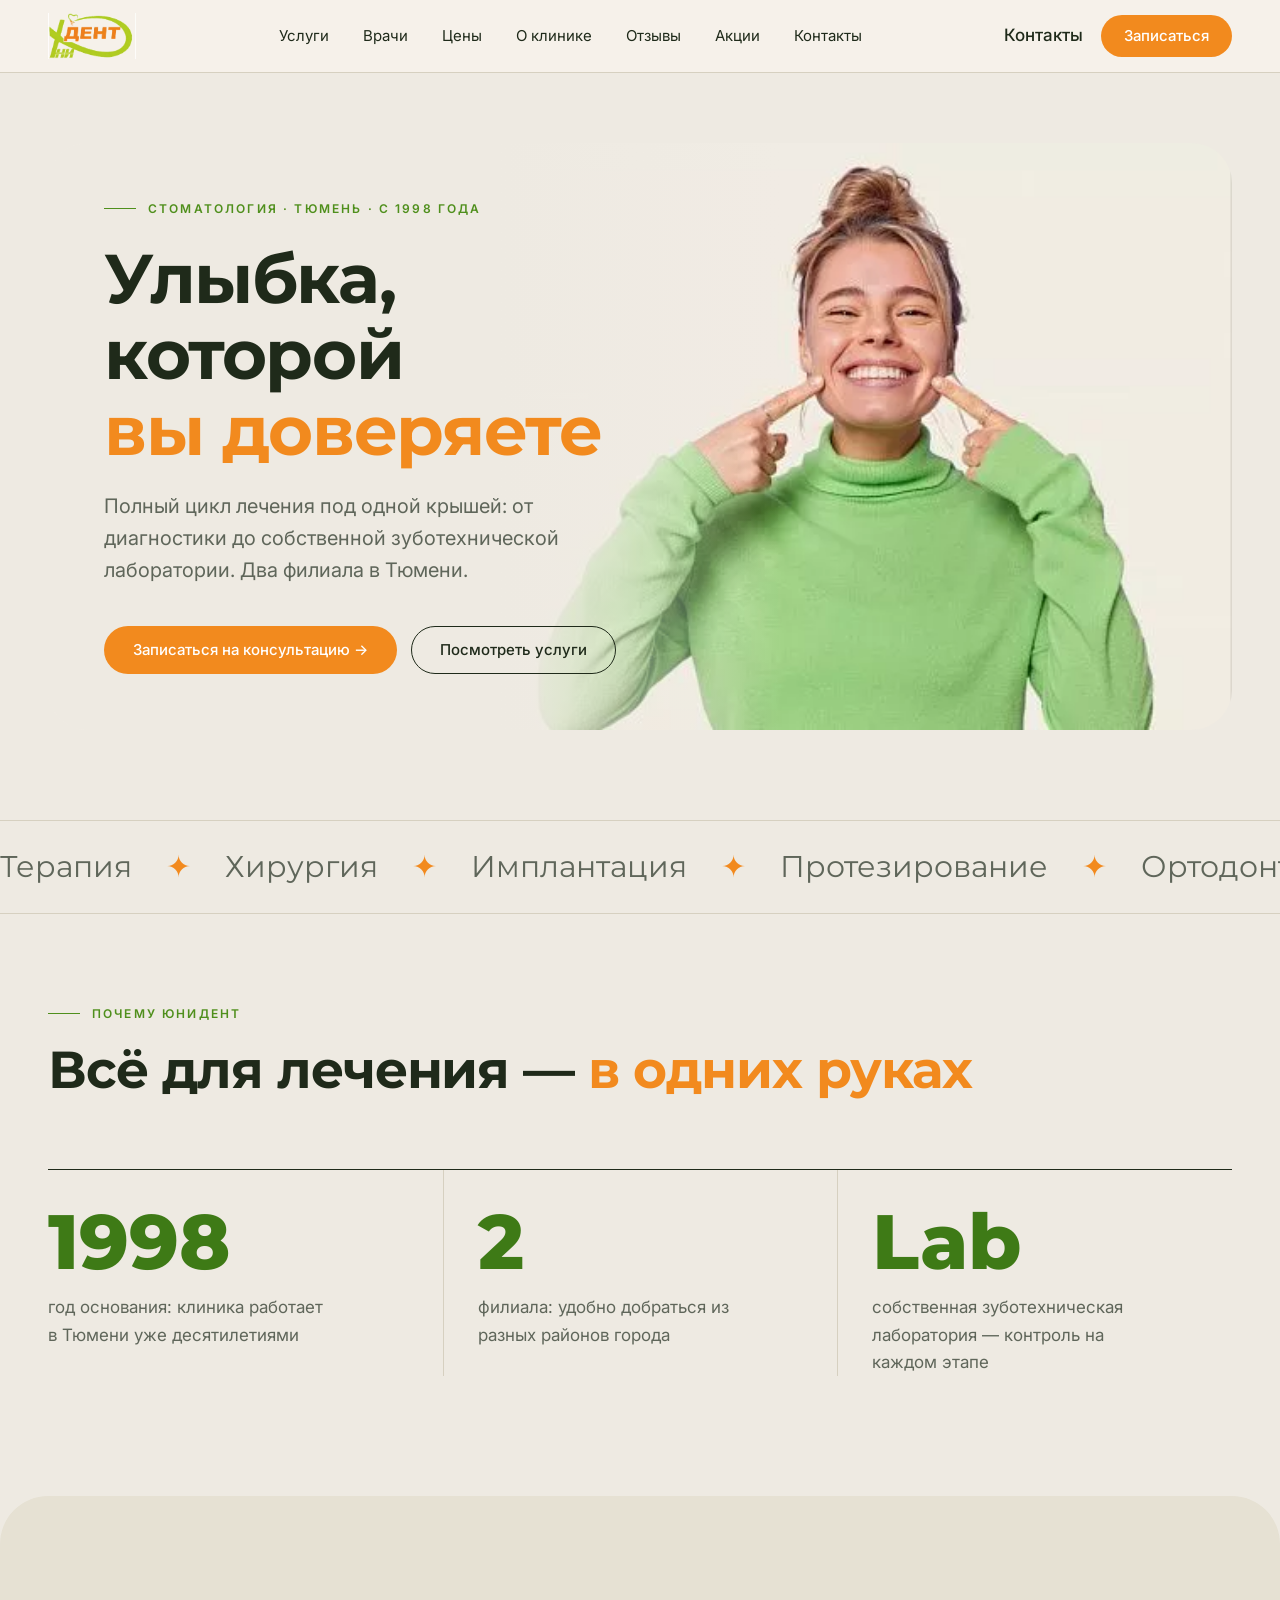
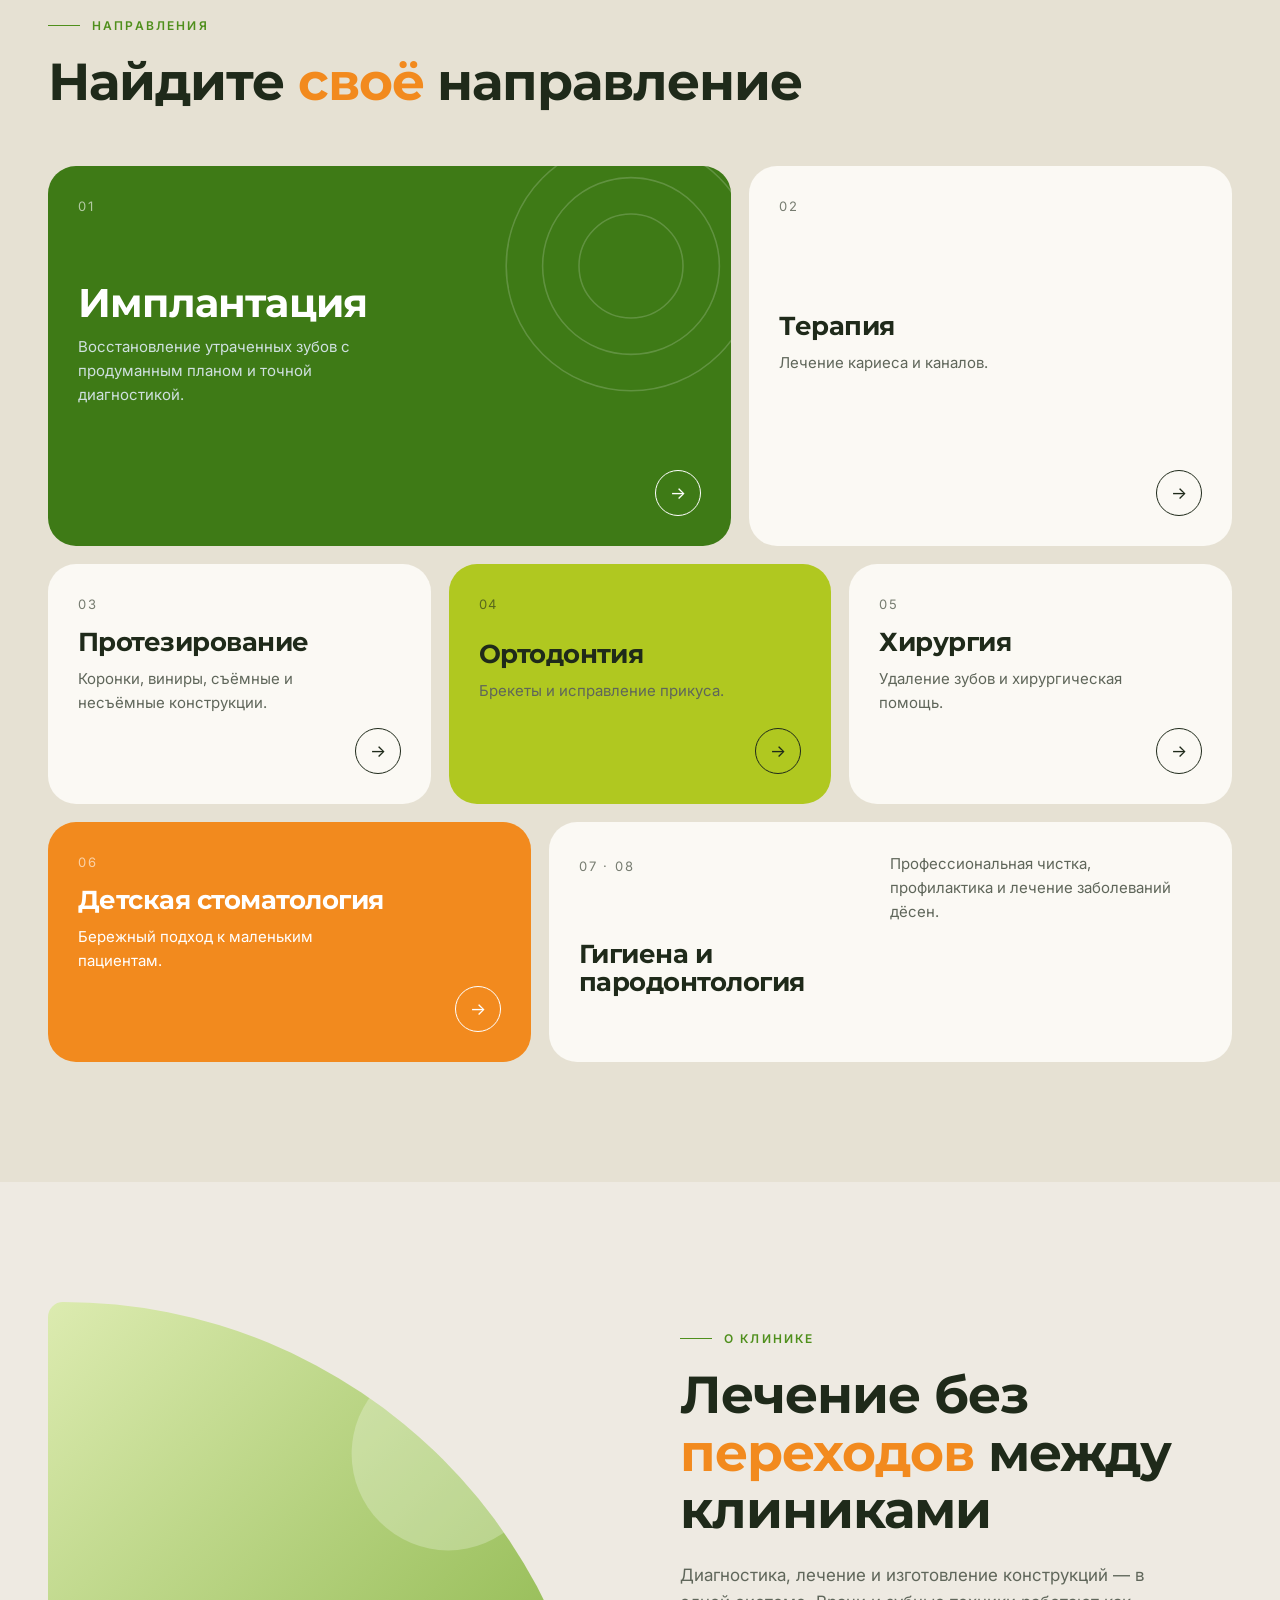
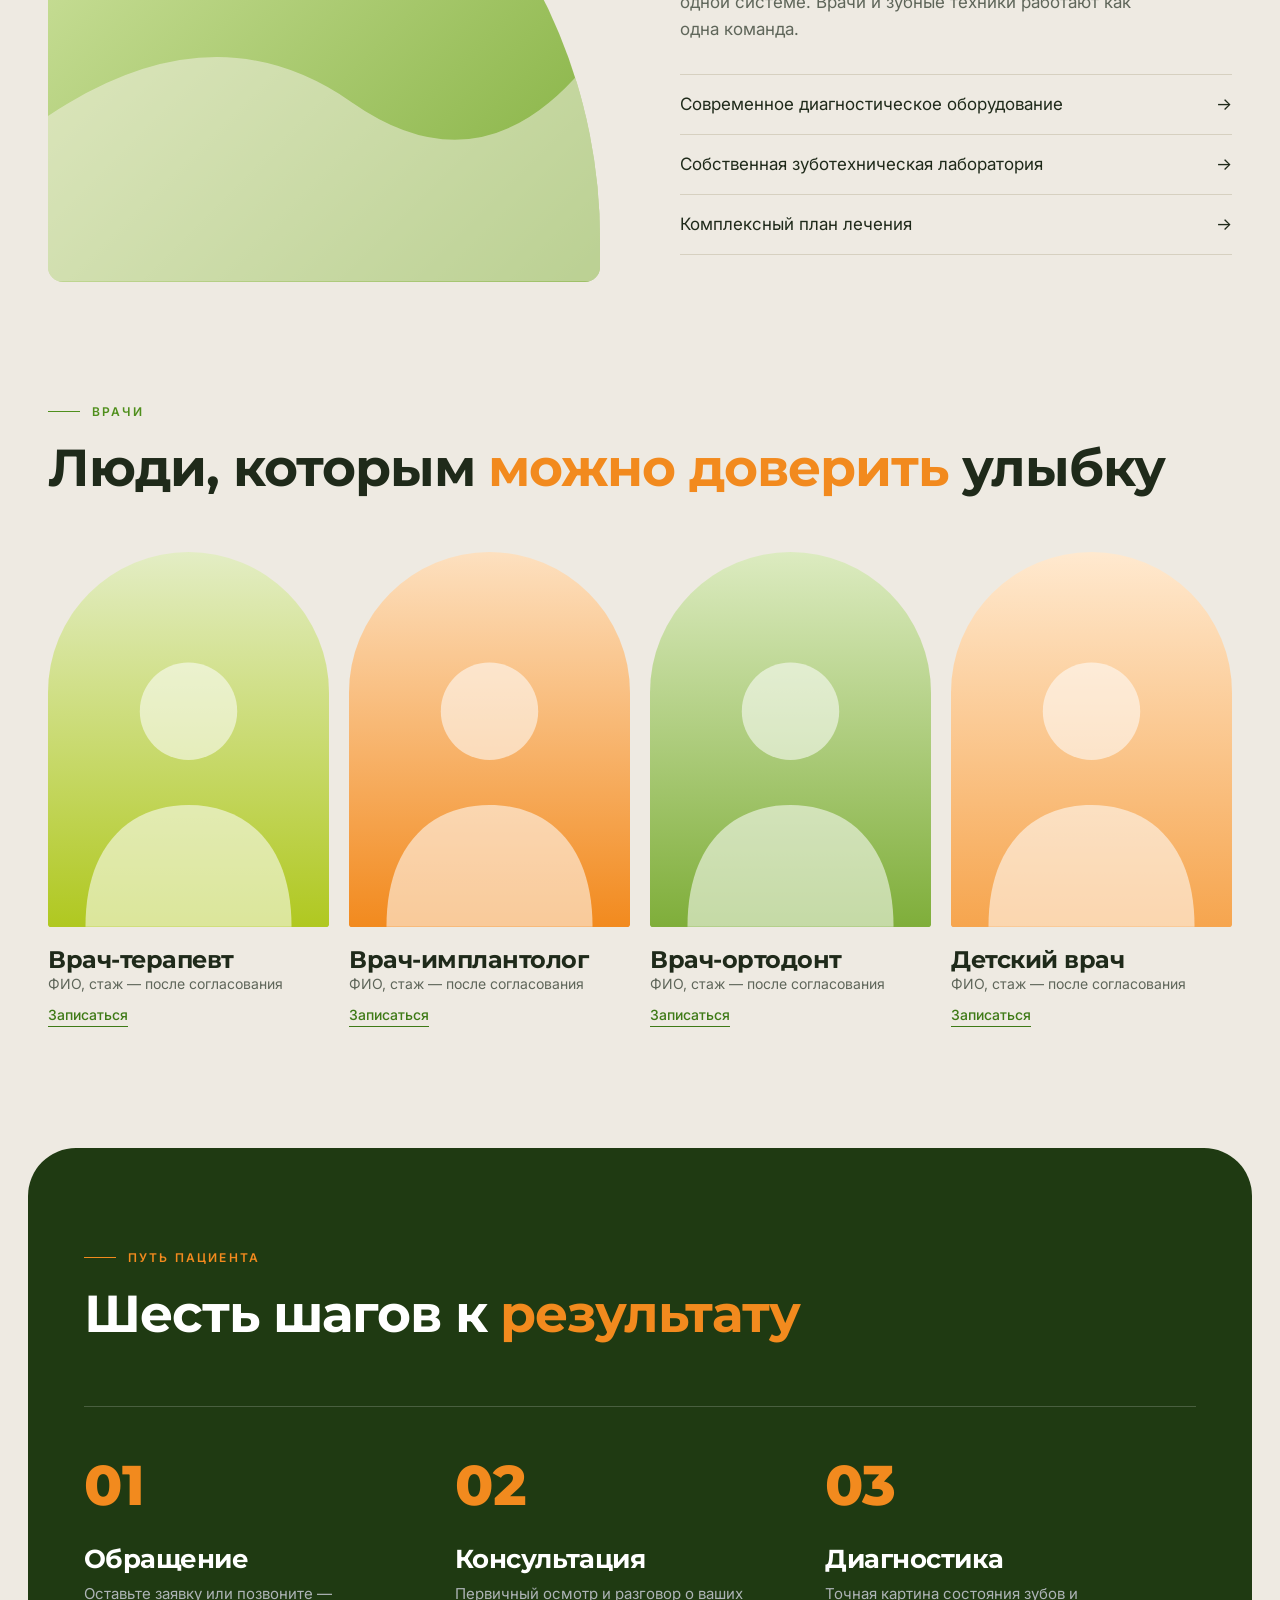
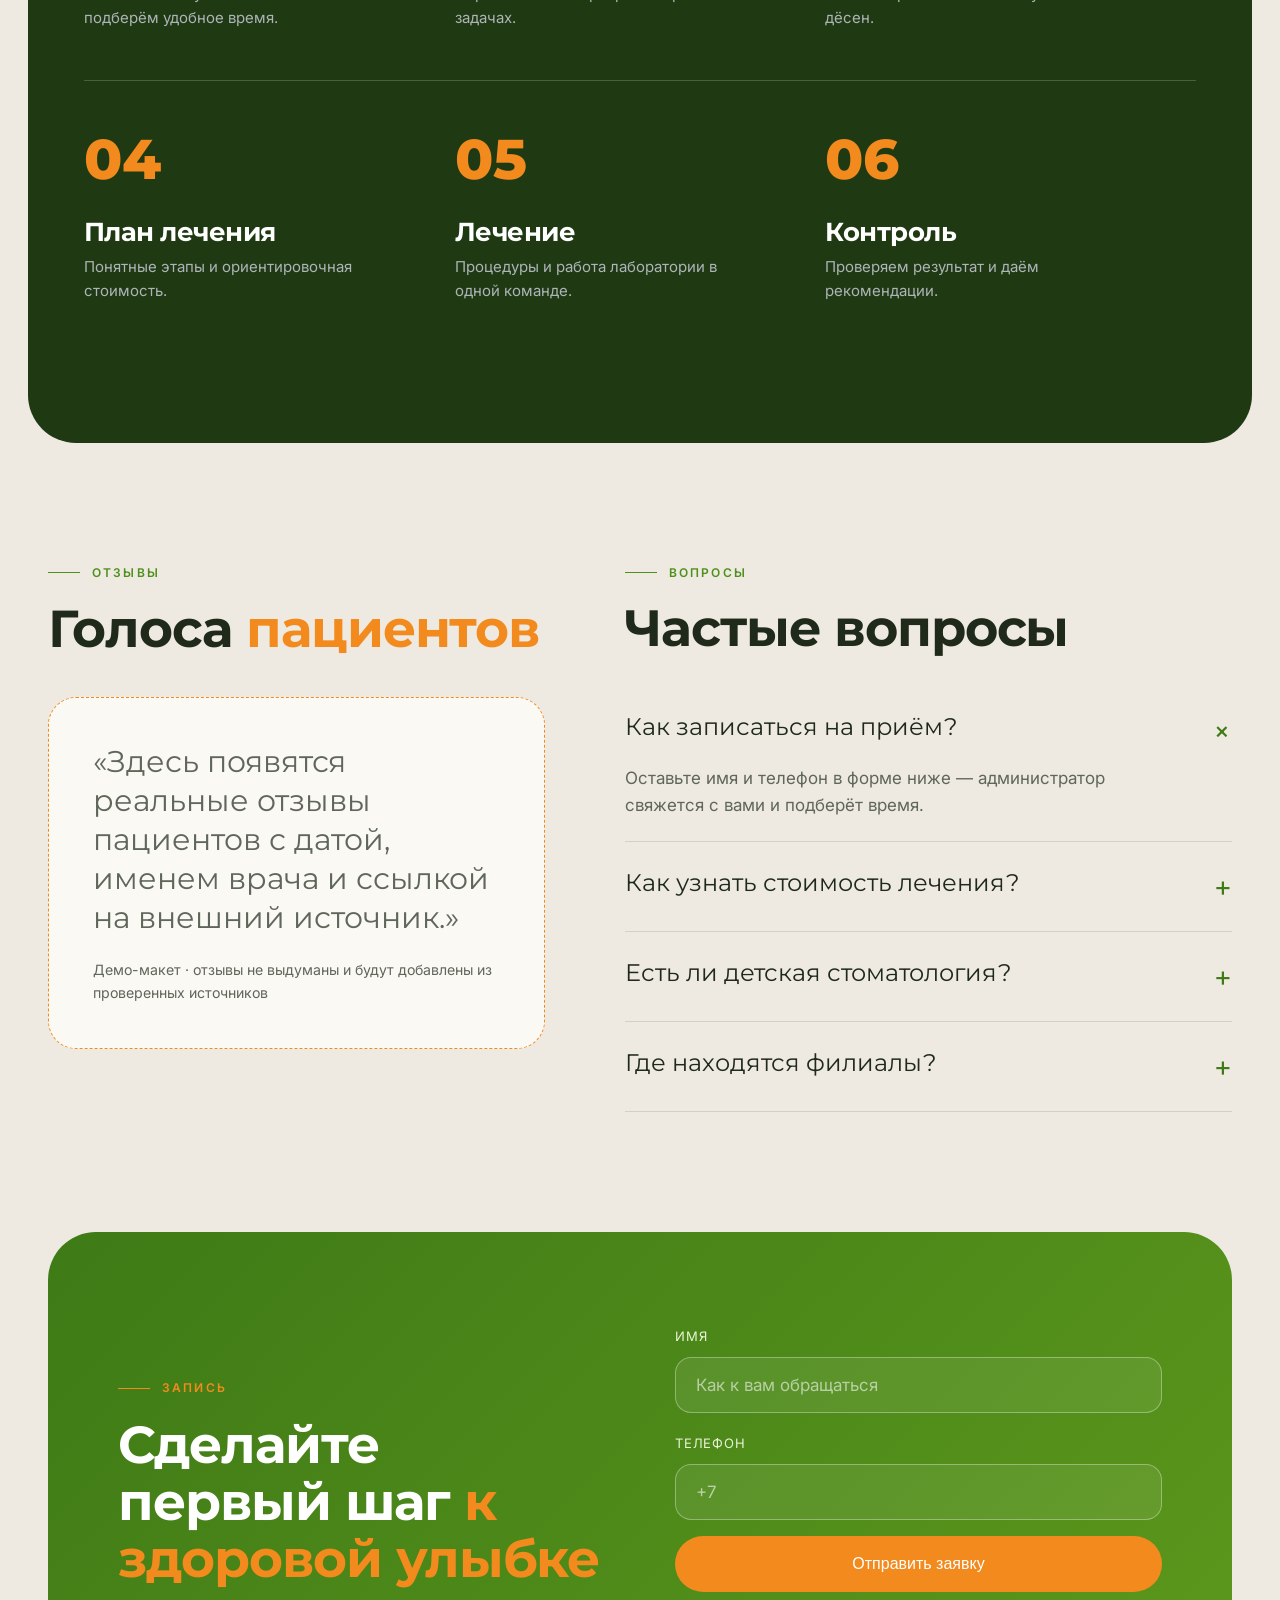
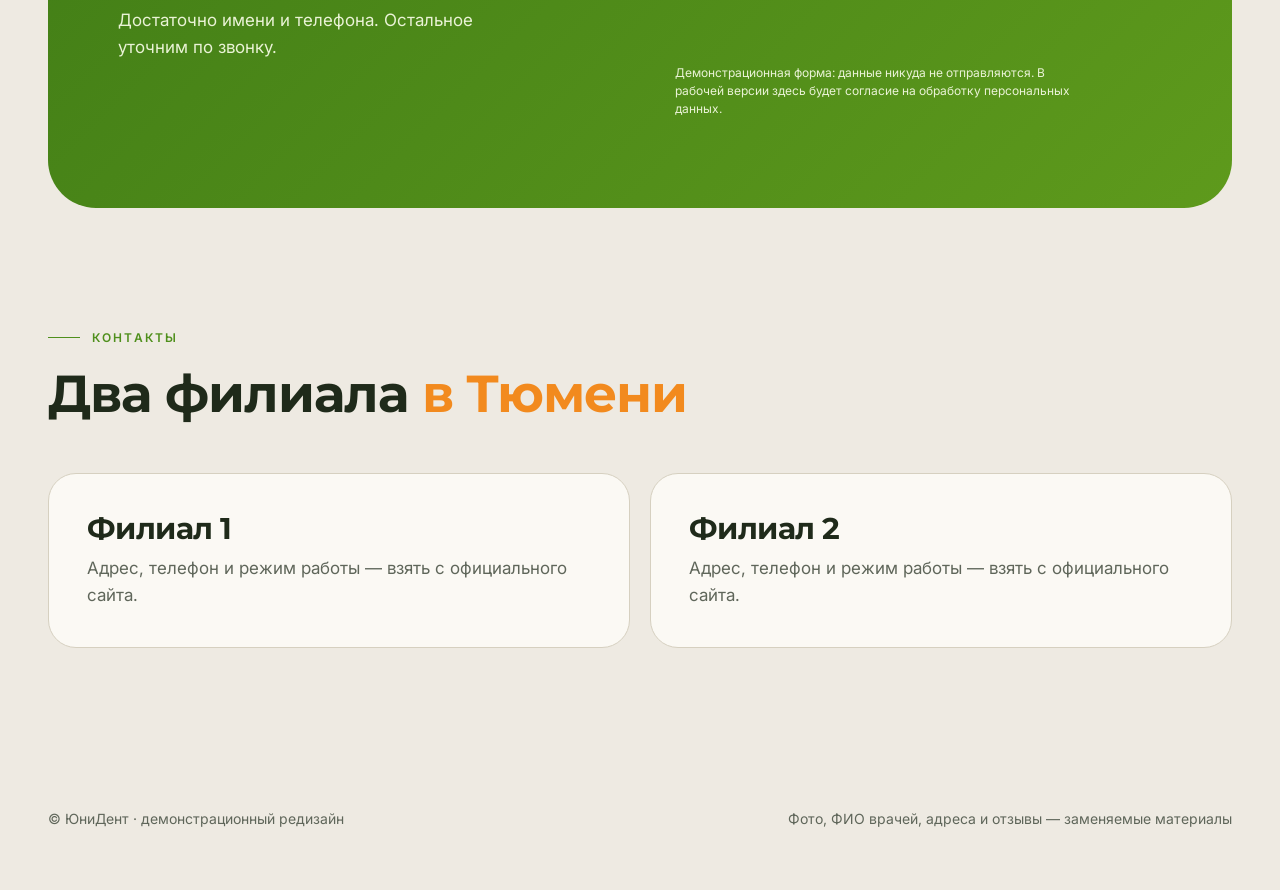
<file: site/unident.html>
<!doctype html>
<html lang="ru">
<head>
<meta charset="utf-8">
<meta name="viewport" content="width=device-width,initial-scale=1">
<title>ЮниДент — стоматология в Тюмени (демо-редизайн)</title>
<meta name="description" content="Демонстрационный редизайн главной страницы стоматологической клиники «ЮниДент», Тюмень.">
<link rel="preconnect" href="https://fonts.googleapis.com">
<link rel="preconnect" href="https://fonts.gstatic.com" crossorigin>
<link href="https://fonts.googleapis.com/css2?family=Inter:wght@300;400;500;600&family=Montserrat:wght@500;600;700;800&display=swap" rel="stylesheet">
<style>
:root{
  --milk:#EEEAE2; --sand:#E6E1D3; --paper:#FBF9F4;
  --ink:#1F2A1A; --muted:#5F665A; --line:#D6D0C0;
  --teal:#3E7A16; --teal-2:#4F8F1C; --mist:#DCE8B8; --clay:#F28A1E; --lime:#B0C820;
  --r:28px; --ease:cubic-bezier(.2,.7,.2,1);
}
*{box-sizing:border-box;margin:0}
html{scroll-behavior:smooth}
body{font:400 17px/1.6 Inter,system-ui,sans-serif;color:var(--ink);background:var(--milk);-webkit-font-smoothing:antialiased}
h1,h2,h3{font-family:Montserrat,'Inter',sans-serif;font-weight:700;line-height:1.1;letter-spacing:-.02em}
a{color:inherit;text-decoration:none}
:focus-visible{outline:3px solid var(--teal-2);outline-offset:3px;border-radius:8px}
.wrap{max-width:1240px;margin:0 auto;padding:0 28px}
.eyebrow{font-size:12px;letter-spacing:.18em;text-transform:uppercase;color:var(--teal-2);font-weight:600;display:flex;gap:12px;align-items:center}
.eyebrow::before{content:"";width:32px;height:1px;background:currentColor}
section{padding:120px 0}
h2{font-size:clamp(30px,4.2vw,52px);margin-top:18px}
h2 em,h1 em{font-style:normal;color:var(--clay)}
.btn{display:inline-flex;align-items:center;gap:10px;min-height:48px;padding:0 28px;border-radius:99px;font-weight:500;font-size:15px;border:1px solid transparent;cursor:pointer;transition:.3s var(--ease)}
.btn-primary{background:var(--clay);color:#fff}
.btn-primary:hover{background:#d9700c;transform:translateY(-2px)}
.btn-ghost{border-color:var(--ink)}
.btn-ghost:hover{background:var(--ink);color:#fff}

/* header */
header{position:sticky;top:0;z-index:50;background:rgba(247,243,236,.86);backdrop-filter:blur(14px);border-bottom:1px solid var(--line)}
.nav{display:flex;align-items:center;justify-content:space-between;height:72px}
.logo img{display:block;height:46px;width:auto}
.logo{font-family:Montserrat,sans-serif;font-size:26px;font-weight:600;letter-spacing:-.02em}
.logo i{color:var(--teal);font-style:normal}
nav ul{display:flex;gap:34px;list-style:none;padding:0;font-size:15px}
nav a{position:relative;padding:6px 0}
nav a::after{content:"";position:absolute;left:0;bottom:0;height:1px;width:0;background:var(--ink);transition:.3s var(--ease)}
nav a:hover::after{width:100%}
.tel{font-weight:500;margin-right:18px}
.nav-r{display:flex;align-items:center}
.nav-r .btn{min-height:42px;padding:0 22px}

/* hero */
.hero{padding:40px 0 0}
.hero-banner{position:relative;border-radius:40px;overflow:hidden;background:#EEEAE2;min-height:420px;display:flex;align-items:center}
.hero-banner .girl{position:absolute;right:0;top:0;height:100%;width:auto;max-width:none}
.hero-banner::before{content:"";position:absolute;inset:0;background:linear-gradient(90deg,#EEEAE2 38%,transparent 62%);z-index:1}
.hero-text{position:relative;z-index:2;padding:56px;max-width:660px}
.hero-text h1{margin:22px 0 22px}
@media(max-width:960px){.hero-banner{flex-direction:column;align-items:stretch}.hero-banner .girl{position:relative;order:2;height:auto;width:100%}.hero-banner::before{display:none}.hero-text{padding:36px 24px 10px}}

.hero{padding:70px 0 0;overflow:hidden}
.hero-grid{display:grid;grid-template-columns:1.1fr .9fr;gap:60px;align-items:center}
h1{font-size:clamp(38px,5.4vw,76px);margin:26px 0 30px}
.lead{font-size:20px;color:var(--muted);max-width:520px}
.cta{display:flex;gap:14px;flex-wrap:wrap;margin-top:40px}
.arch{position:relative;aspect-ratio:4/5;border-radius:999px 999px var(--r) var(--r);background:
  radial-gradient(120% 80% at 30% 10%,#e9f0ee 0%,transparent 60%),
  linear-gradient(170deg,var(--mist),var(--teal-2) 130%);overflow:hidden}
.arch svg{position:absolute;inset:0;width:100%;height:100%}
.tag{position:absolute;left:-18px;bottom:46px;background:var(--paper);padding:18px 22px;border-radius:20px;box-shadow:0 18px 40px -18px rgba(31,35,38,.3);max-width:230px;font-size:14px;line-height:1.4}
.tag b{display:block;font-family:Montserrat,sans-serif;font-size:34px;font-weight:500;color:var(--teal)}
.ph{position:absolute;right:14px;top:14px;font-size:11px;background:rgba(255,255,255,.7);padding:4px 10px;border-radius:99px;color:var(--muted)}
.marquee{margin-top:90px;border-block:1px solid var(--line);padding:22px 0;overflow:hidden;white-space:nowrap}
.marquee div{display:inline-block;animation:slide 38s linear infinite;font-family:Montserrat,sans-serif;font-size:30px;color:var(--muted)}
.marquee span{margin:0 26px;color:var(--clay)}
@keyframes slide{to{transform:translateX(-50%)}}

/* facts */
.facts{display:grid;grid-template-columns:repeat(3,1fr);gap:0;margin-top:70px;border-top:1px solid var(--ink)}
.fact{padding:34px 34px 0 0}
.fact+.fact{padding-left:34px;border-left:1px solid var(--line)}
.fact b{font-family:Montserrat,sans-serif;font-weight:800;font-size:clamp(48px,6vw,84px);line-height:1;color:var(--teal);display:block}
.fact p{margin-top:14px;color:var(--muted);max-width:280px}

/* services */
.services{background:var(--sand);border-radius:48px 48px 0 0}
.bento{display:grid;grid-template-columns:repeat(12,1fr);gap:18px;margin-top:56px}
.card{position:relative;border-radius:var(--r);padding:30px;min-height:240px;display:flex;flex-direction:column;justify-content:space-between;background:var(--paper);overflow:hidden;transition:.5s var(--ease)}
.card:hover{transform:translateY(-6px)}
.card h3{font-size:26px}
.card p{font-size:15px;color:var(--muted);max-width:300px;margin-top:10px}
.card .go{width:46px;height:46px;border-radius:50%;border:1px solid currentColor;display:grid;place-items:center;align-self:flex-end;transition:.3s}
.card:hover .go{background:var(--ink);color:#fff;transform:rotate(-45deg)}
.c1{grid-column:span 7;min-height:380px;background:var(--teal);color:#fff}
.c1 p{color:#cfe0df}.c1 h3{font-size:40px}
.c2{grid-column:span 5}.c3{grid-column:span 4}.c4{grid-column:span 4;background:var(--lime)}.c5{grid-column:span 4}
.c6{grid-column:span 5;background:var(--clay);color:#fff}.c6 p{color:#fff}
.c7{grid-column:span 7}.c7{display:grid;grid-template-columns:1fr 1fr}
.num{font-size:13px;letter-spacing:.14em;opacity:.6}
.deco{position:absolute;right:-30px;top:-30px;width:260px;opacity:.18}

/* about */
.about-grid{display:grid;grid-template-columns:1fr 1fr;gap:80px;align-items:center}
.photo{position:relative;aspect-ratio:1/1.05;border-radius:var(--r);background:linear-gradient(135deg,#dcebb0,#7fae3a);overflow:hidden}
.photo.b{border-radius:var(--r) 999px var(--r) var(--r)}
.about-grid p{color:var(--muted);margin-top:24px;max-width:480px}
.list{list-style:none;padding:0;margin-top:30px;border-top:1px solid var(--line)}
.list li{padding:16px 0;border-bottom:1px solid var(--line);display:flex;justify-content:space-between}

/* doctors */
.docs{display:grid;grid-template-columns:repeat(4,1fr);gap:20px;margin-top:56px}
.doc .pic{aspect-ratio:3/4;border-radius:999px 999px 20px 20px;position:relative;overflow:hidden;transition:.5s var(--ease)}
.doc:nth-child(1) .pic{background:linear-gradient(180deg,#e3edc4,#b0c820)}
.doc:nth-child(2) .pic{background:linear-gradient(180deg,#fde0bf,#f28a1e)}
.doc:nth-child(3) .pic{background:linear-gradient(180deg,#dcebc0,#7fae3a)}
.doc:nth-child(4) .pic{background:linear-gradient(180deg,#ffe9cf,#f6a54e)}
.doc:hover .pic{transform:translateY(-8px)}
.pic svg{position:absolute;inset:0;width:100%;height:100%}
.doc h3{font-size:24px;margin-top:20px}
.doc p{font-size:14px;color:var(--muted)}
.doc a{font-size:14px;font-weight:500;color:var(--teal);display:inline-block;margin-top:8px;border-bottom:1px solid}

/* steps */
.steps-sec{background:#1F3A12;color:#fff;border-radius:48px}
.steps-sec .eyebrow{color:var(--clay)}.steps-sec h2 em{color:var(--clay)}
.steps{display:grid;grid-template-columns:repeat(3,1fr);gap:0;margin-top:64px;counter-reset:s}
.step{padding:34px 34px 40px 0;border-top:1px solid #ffffff30;counter-increment:s}
.step:nth-child(n+4){margin-top:10px}
.step::before{font-weight:800;content:"0" counter(s);font-family:Montserrat,sans-serif;font-size:56px;color:var(--clay);display:block;}
.step h3{font-size:26px;margin:14px 0 8px}
.step p{color:#aeb4b7;font-size:15px;max-width:300px}

/* reviews + faq */
.rev{margin-top:50px;display:grid;grid-template-columns:1.2fr 1fr;gap:20px}
.quote{border:1px dashed var(--clay);border-radius:var(--r);padding:44px;background:var(--paper)}
.quote q{font-family:Montserrat,sans-serif;font-size:30px;line-height:1.3;color:var(--muted)}
.quote small{display:block;margin-top:22px;color:var(--muted)}
details{border-bottom:1px solid var(--line);padding:22px 0}
summary{cursor:pointer;list-style:none;display:flex;justify-content:space-between;font-family:Montserrat,sans-serif;font-size:24px}
summary::after{content:"+";font-family:Inter;font-size:28px;color:var(--teal);transition:.3s}
details[open] summary::after{transform:rotate(45deg)}
details p{color:var(--muted);margin-top:12px;max-width:560px}
.two{display:grid;grid-template-columns:.9fr 1.1fr;gap:80px}

/* booking */
.book{background:linear-gradient(135deg,#3E7A16,#5E9A1C);color:#fff;border-radius:48px;padding:90px 70px;display:grid;grid-template-columns:1fr 1fr;gap:70px;align-items:center;position:relative;overflow:hidden}
.book h2 em{color:var(--clay)}
.book p{color:#eaf3d6;margin-top:20px;max-width:420px}
form{display:grid;gap:16px}
label{font-size:13px;letter-spacing:.06em;text-transform:uppercase;color:#eaf3d6}
input{width:100%;margin-top:8px;height:56px;border-radius:16px;border:1px solid #ffffff55;background:#ffffff14;color:#fff;padding:0 20px;font:inherit}
input::placeholder{color:#ffffff90}
.book .btn{background:var(--clay);color:#fff;justify-content:center;min-height:56px;font-size:16px}
.book .btn:hover{background:#fff;color:var(--ink)}
.note{font-size:12px;color:#cfe0df;line-height:1.5}
#msg{font-size:14px;color:var(--clay);min-height:20px}

/* contacts */
.branches{display:grid;grid-template-columns:1fr 1fr;gap:20px;margin-top:50px}
.br{border:1px solid var(--line);border-radius:var(--r);padding:38px;background:var(--paper)}
.br h3{font-size:30px}.br p{color:var(--muted);margin-top:10px}
footer{padding:40px 0 60px;color:var(--muted);font-size:14px;display:flex;justify-content:space-between;gap:20px;flex-wrap:wrap}

/* reveal */
.rv{opacity:0;transform:translateY(34px);transition:1s var(--ease)}
.rv.in{opacity:1;transform:none}
@media (prefers-reduced-motion:reduce){*{animation:none!important;transition:none!important}.rv{opacity:1;transform:none}}

@media(max-width:960px){
  section{padding:80px 0}
  nav,.tel{display:none}
  .hero-grid,.about-grid,.two,.book,.rev,.branches{grid-template-columns:1fr;gap:40px}
  .arch{max-width:420px}.tag{left:10px}
  .facts,.steps{grid-template-columns:1fr}
  .fact+.fact{padding-left:0;border-left:0;border-top:1px solid var(--line);margin-top:30px}
  .bento>*{grid-column:1/-1!important}.c7{display:flex}
  .docs{grid-template-columns:1fr 1fr}
  .book{padding:50px 28px}
}
</style>
</head>
<body>

<header>
  <div class="wrap nav">
    <a class="logo" href="#top"><img src="assets/logo.png" alt="ЮниДент" height="46"></a>
    <nav aria-label="Основное"><ul>
      <li><a href="#services">Услуги</a></li><li><a href="#doctors">Врачи</a></li>
      <li><a href="#prices">Цены</a></li><li><a href="#about">О клинике</a></li><li><a href="#doctors">Отзывы</a></li><li><a href="#book">Акции</a></li><li><a href="#contacts">Контакты</a></li>
    </ul></nav>
    <div class="nav-r"><a class="tel" href="#contacts">Контакты</a><a class="btn btn-primary" href="#book">Записаться</a></div>
  </div>
</header>

<main id="top">
<section class="hero">
  <div class="wrap">
    <div class="hero-banner rv">
      <img class="girl" src="assets/hero-girl.png" alt="Улыбающаяся девушка">
      <div class="hero-text">
        <div class="eyebrow">Стоматология · Тюмень · с 1998 года</div>
        <h1>Улыбка, которой <em>вы&nbsp;доверяете</em></h1>
        <p class="lead">Полный цикл лечения под одной крышей: от диагностики до собственной зуботехнической лаборатории. Два филиала в Тюмени.</p>
        <div class="cta"><a class="btn btn-primary" href="#book">Записаться на консультацию →</a><a class="btn btn-ghost" href="#services">Посмотреть услуги</a></div>
      </div>
    </div>
  </div>
  <div class="marquee" aria-hidden="true"><div>
    Терапия <span>✦</span> Хирургия <span>✦</span> Имплантация <span>✦</span> Протезирование <span>✦</span> Ортодонтия <span>✦</span> Детская стоматология <span>✦</span> Гигиена <span>✦</span> Пародонтология <span>✦</span>
    Терапия <span>✦</span> Хирургия <span>✦</span> Имплантация <span>✦</span> Протезирование <span>✦</span> Ортодонтия <span>✦</span> Детская стоматология <span>✦</span> Гигиена <span>✦</span> Пародонтология <span>✦</span>
  </div></div>
</section>

<section style="padding-top:90px">
  <div class="wrap">
    <div class="eyebrow rv">Почему ЮниДент</div>
    <h2 class="rv">Всё для лечения — <em>в одних руках</em></h2>
    <div class="facts">
      <div class="fact rv"><b>1998</b><p>год основания: клиника работает в Тюмени уже десятилетиями</p></div>
      <div class="fact rv" style="transition-delay:.1s"><b>2</b><p>филиала: удобно добраться из разных районов города</p></div>
      <div class="fact rv" style="transition-delay:.2s"><b>Lab</b><p>собственная зуботехническая лаборатория — контроль на каждом этапе</p></div>
    </div>
  </div>
</section>

<section class="services" id="services">
  <div class="wrap">
    <div class="eyebrow rv">Направления</div>
    <h2 class="rv">Найдите <em>своё</em> направление</h2>
    <div class="bento">
      <a href="#book" class="card c1 rv"><svg class="deco" viewBox="0 0 100 100" fill="none" stroke="#fff" stroke-width=".6"><circle cx="50" cy="50" r="48"/><circle cx="50" cy="50" r="34"/><circle cx="50" cy="50" r="20"/></svg><span class="num">01</span><div><h3>Имплантация</h3><p>Восстановление утраченных зубов с продуманным планом и точной диагностикой.</p></div><span class="go">→</span></a>
      <a href="#book" class="card c2 rv"><span class="num">02</span><div><h3>Терапия</h3><p>Лечение кариеса и каналов.</p></div><span class="go">→</span></a>
      <a href="#book" class="card c3 rv"><span class="num">03</span><div><h3>Протезирование</h3><p>Коронки, виниры, съёмные и несъёмные конструкции.</p></div><span class="go">→</span></a>
      <a href="#book" class="card c4 rv"><span class="num">04</span><div><h3>Ортодонтия</h3><p>Брекеты и исправление прикуса.</p></div><span class="go">→</span></a>
      <a href="#book" class="card c5 rv"><span class="num">05</span><div><h3>Хирургия</h3><p>Удаление зубов и хирургическая помощь.</p></div><span class="go">→</span></a>
      <a href="#book" class="card c6 rv"><span class="num">06</span><div><h3>Детская стоматология</h3><p>Бережный подход к маленьким пациентам.</p></div><span class="go">→</span></a>
      <a href="#book" class="card c7 rv"><div><span class="num">07 · 08</span><h3 style="margin-top:60px">Гигиена и пародонтология</h3></div><div><p style="margin-top:0">Профессиональная чистка, профилактика и лечение заболеваний дёсен.</p></div></a>
    </div>
  </div>
</section>

<section id="about">
  <div class="wrap about-grid">
    <div class="photo b rv" role="img" aria-label="Заменяемое фото интерьера"><span class="ph">место для фото интерьера</span>
      <svg viewBox="0 0 400 420" style="position:absolute;inset:0;width:100%;height:100%" fill="none"><path d="M0 300 Q120 220 220 290 T400 250V420H0Z" fill="#F7F3EC" opacity=".5"/><circle cx="290" cy="110" r="70" fill="#fff" opacity=".25"/></svg>
    </div>
    <div class="rv">
      <div class="eyebrow">О клинике</div>
      <h2>Лечение без <em>переходов</em> между клиниками</h2>
      <p>Диагностика, лечение и изготовление конструкций — в одной системе. Врачи и зубные техники работают как одна команда.</p>
      <ul class="list"><li><span>Современное диагностическое оборудование</span><span>→</span></li><li><span>Собственная зуботехническая лаборатория</span><span>→</span></li><li><span>Комплексный план лечения</span><span>→</span></li></ul>
    </div>
  </div>
</section>

<section id="doctors" style="padding-top:0">
  <div class="wrap">
    <div class="eyebrow rv">Врачи</div>
    <h2 class="rv">Люди, которым <em>можно доверить</em> улыбку</h2>
    <div class="docs">
      <article class="doc rv"><div class="pic"><svg viewBox="0 0 300 400"><circle cx="150" cy="170" r="52" fill="#fff" opacity=".55"/><path d="M40 400c0-90 50-130 110-130s110 40 110 130z" fill="#fff" opacity=".55"/></svg></div><h3>Врач-терапевт</h3><p>ФИО, стаж — после согласования</p><a href="#book">Записаться</a></article>
      <article class="doc rv" style="transition-delay:.08s"><div class="pic"><svg viewBox="0 0 300 400"><circle cx="150" cy="170" r="52" fill="#fff" opacity=".55"/><path d="M40 400c0-90 50-130 110-130s110 40 110 130z" fill="#fff" opacity=".55"/></svg></div><h3>Врач-имплантолог</h3><p>ФИО, стаж — после согласования</p><a href="#book">Записаться</a></article>
      <article class="doc rv" style="transition-delay:.16s"><div class="pic"><svg viewBox="0 0 300 400"><circle cx="150" cy="170" r="52" fill="#fff" opacity=".55"/><path d="M40 400c0-90 50-130 110-130s110 40 110 130z" fill="#fff" opacity=".55"/></svg></div><h3>Врач-ортодонт</h3><p>ФИО, стаж — после согласования</p><a href="#book">Записаться</a></article>
      <article class="doc rv" style="transition-delay:.24s"><div class="pic"><svg viewBox="0 0 300 400"><circle cx="150" cy="170" r="52" fill="#fff" opacity=".55"/><path d="M40 400c0-90 50-130 110-130s110 40 110 130z" fill="#fff" opacity=".55"/></svg></div><h3>Детский врач</h3><p>ФИО, стаж — после согласования</p><a href="#book">Записаться</a></article>
    </div>
  </div>
</section>

<section style="padding:0 28px" id="prices">
  <div class="steps-sec" style="max-width:1240px;margin:0 auto;padding:100px 56px">
    <div class="eyebrow rv">Путь пациента</div>
    <h2 class="rv">Шесть шагов к <em>результату</em></h2>
    <div class="steps">
      <div class="step rv"><h3>Обращение</h3><p>Оставьте заявку или позвоните — подберём удобное время.</p></div>
      <div class="step rv"><h3>Консультация</h3><p>Первичный осмотр и разговор о ваших задачах.</p></div>
      <div class="step rv"><h3>Диагностика</h3><p>Точная картина состояния зубов и дёсен.</p></div>
      <div class="step rv"><h3>План лечения</h3><p>Понятные этапы и ориентировочная стоимость.</p></div>
      <div class="step rv"><h3>Лечение</h3><p>Процедуры и работа лаборатории в одной команде.</p></div>
      <div class="step rv"><h3>Контроль</h3><p>Проверяем результат и даём рекомендации.</p></div>
    </div>
  </div>
</section>

<section>
  <div class="wrap two">
    <div class="rv">
      <div class="eyebrow">Отзывы</div>
      <h2>Голоса <em>пациентов</em></h2>
      <div class="quote" style="margin-top:40px"><q>Здесь появятся реальные отзывы пациентов с датой, именем врача и ссылкой на внешний источник.</q><small>Демо-макет · отзывы не выдуманы и будут добавлены из проверенных источников</small></div>
    </div>
    <div class="rv" style="transition-delay:.1s">
      <div class="eyebrow">Вопросы</div>
      <h2 style="font-size:clamp(32px,4vw,52px);margin-bottom:30px">Частые вопросы</h2>
      <details open><summary>Как записаться на приём?</summary><p>Оставьте имя и телефон в форме ниже — администратор свяжется с вами и подберёт время.</p></details>
      <details><summary>Как узнать стоимость лечения?</summary><p>Ориентировочная стоимость определяется после консультации и диагностики.</p></details>
      <details><summary>Есть ли детская стоматология?</summary><p>Да, детское направление входит в число услуг клиники.</p></details>
      <details><summary>Где находятся филиалы?</summary><p>Два филиала в Тюмени — адреса в разделе «Контакты».</p></details>
    </div>
  </div>
</section>

<section style="padding-top:0" id="book">
  <div class="wrap">
    <div class="book rv">
      <div><div class="eyebrow" style="color:var(--clay)">Запись</div><h2>Сделайте первый шаг <em>к здоровой улыбке</em></h2><p>Достаточно имени и телефона. Остальное уточним по звонку.</p></div>
      <form id="f" novalidate>
        <div><label for="n">Имя</label><input id="n" name="name" autocomplete="name" placeholder="Как к вам обращаться"></div>
        <div><label for="t">Телефон</label><input id="t" name="tel" type="tel" autocomplete="tel" placeholder="+7"></div>
        <button class="btn" type="submit">Отправить заявку</button>
        <div id="msg" role="status"></div>
        <p class="note">Демонстрационная форма: данные никуда не отправляются. В рабочей версии здесь будет согласие на обработку персональных данных.</p>
      </form>
    </div>
  </div>
</section>

<section id="contacts" style="padding-top:0">
  <div class="wrap">
    <div class="eyebrow rv">Контакты</div>
    <h2 class="rv">Два филиала <em>в Тюмени</em></h2>
    <div class="branches">
      <div class="br rv"><h3>Филиал 1</h3><p>Адрес, телефон и режим работы — взять с официального сайта.</p></div>
      <div class="br rv" style="transition-delay:.1s"><h3>Филиал 2</h3><p>Адрес, телефон и режим работы — взять с официального сайта.</p></div>
    </div>
  </div>
</section>
</main>

<div class="wrap"><footer><span>© ЮниДент · демонстрационный редизайн</span><span>Фото, ФИО врачей, адреса и отзывы — заменяемые материалы</span></footer></div>

<script>
const io=new IntersectionObserver(e=>e.forEach(x=>{if(x.isIntersecting){x.target.classList.add('in');io.unobserve(x.target)}}),{threshold:.12});
document.querySelectorAll('.rv').forEach(el=>io.observe(el));
document.getElementById('f').addEventListener('submit',e=>{
  e.preventDefault();
  const m=document.getElementById('msg');
  m.textContent=(n.value.trim()&&t.value.trim())?'Это демо: заявка не отправлена.':'Заполните имя и телефон.';
});
</script>
</body>
</html>
</file>
<file: site/styles.css>
:root{
  --charcoal:#171816; --ivory:#F3F0E9; --beige:#C9BDAA; --gold:#B49A72; --gray:#8C8B85;
  --serif:"Cormorant Garamond","Times New Roman",serif;
  --sans:"Inter",system-ui,-apple-system,"Segoe UI",sans-serif;
  --gutter:clamp(20px,4vw,64px);
  --ease:cubic-bezier(.77,0,.18,1);
  --out:cubic-bezier(.16,1,.3,1);
}
*,*::before,*::after{box-sizing:border-box}
html{scroll-behavior:smooth}
body{margin:0;background:var(--charcoal);color:var(--ivory);font:300 16px/1.65 var(--sans);-webkit-font-smoothing:antialiased}
img{display:block;max-width:100%}
a{color:inherit;text-decoration:none}
button{font:inherit;color:inherit;background:none;border:0;cursor:pointer}
:focus-visible{outline:2px solid var(--gold);outline-offset:4px}
.skip{position:absolute;left:-999px;top:8px;z-index:200;background:var(--ivory);color:var(--charcoal);padding:8px 14px}
.skip:focus{left:8px}
.wrap{padding-inline:var(--gutter);max-width:1600px;margin-inline:auto}
.dark{background:var(--charcoal);color:var(--ivory)}
.light{background:var(--ivory);color:var(--charcoal)}
.eyebrow{margin:0;font-size:.72rem;letter-spacing:.24em;text-transform:uppercase;color:var(--gold)}
.light .eyebrow{color:var(--gray)}
.h2{margin:.4em 0 0;font:300 clamp(2.6rem,6.5vw,6rem)/1 var(--serif);letter-spacing:-.02em}
.h2 em,.hero__title em{font-style:italic;color:var(--beige)}
.light .h2 em{color:var(--gold)}
.sec-head{margin-bottom:clamp(40px,6vw,80px)}

/* Buttons */
.btn{display:inline-flex;align-items:center;justify-content:center;min-height:48px;padding:0 28px;border-radius:999px;font-size:.78rem;letter-spacing:.16em;text-transform:uppercase;font-weight:400;
  transition:background-color .4s var(--out),color .4s var(--out),border-color .4s,transform .3s var(--out)}
.btn--solid{background:var(--ivory);color:var(--charcoal)}
.btn--solid:hover{background:var(--gold);color:var(--charcoal)}
.btn--ghost{border:1px solid rgba(243,240,233,.4)}
.btn--ghost:hover{background:var(--ivory);color:var(--charcoal);border-color:var(--ivory)}

/* Loader */
.loader{position:fixed;inset:0;z-index:300;background:var(--charcoal);display:grid;place-content:center;justify-items:center;gap:18px;transition:transform 1s var(--ease)}
.loader__mark{font:300 clamp(2rem,6vw,4rem)/1 var(--serif);letter-spacing:.02em;animation:fadeup 1s var(--out) both}
.loader__line{width:120px;height:1px;background:var(--gold);transform-origin:left;animation:line 1.1s var(--ease) both}
.loader.is-done{transform:translateY(-100%)}
@keyframes line{from{transform:scaleX(0)}to{transform:scaleX(1)}}
@keyframes fadeup{from{opacity:0;transform:translateY(20px)}to{opacity:1;transform:none}}

/* Nav */
.nav{position:fixed;inset:0 0 auto;z-index:100;display:flex;align-items:center;gap:32px;padding:20px var(--gutter);transition:background-color .5s,transform .6s var(--out),padding .4s}
.nav.is-solid{background:rgba(23,24,22,.82);backdrop-filter:blur(16px);-webkit-backdrop-filter:blur(16px);padding-block:12px}
.nav.is-hidden{transform:translateY(-100%)}
.nav__brand{font:400 1.5rem/1 var(--serif);letter-spacing:.02em;margin-right:auto}
.nav__links{display:flex;gap:30px;font-size:.78rem;letter-spacing:.14em;text-transform:uppercase}
.nav__links a,.nav__tel{position:relative;padding:6px 0}
.nav__links a::after{content:"";position:absolute;left:0;right:0;bottom:0;height:1px;background:var(--gold);transform:scaleX(0);transform-origin:right;transition:transform .5s var(--out)}
.nav__links a:hover::after{transform:scaleX(1);transform-origin:left}
.nav__tel{font-size:.85rem;letter-spacing:.06em}
.nav__burger{display:none;width:44px;height:44px;position:relative}
.nav__burger span{position:absolute;left:10px;right:10px;height:1px;background:var(--ivory);transition:transform .4s var(--out)}
.nav__burger span:first-child{top:18px}.nav__burger span:last-child{top:26px}
.nav__burger[aria-expanded=true] span:first-child{transform:translateY(4px) rotate(45deg)}
.nav__burger[aria-expanded=true] span:last-child{transform:translateY(-4px) rotate(-45deg)}
.menu{position:fixed;inset:0;z-index:90;background:var(--charcoal);display:flex;flex-direction:column;justify-content:center;gap:10px;padding:0 var(--gutter);clip-path:inset(0 0 100% 0);transition:clip-path .8s var(--ease)}
.menu.is-open{clip-path:inset(0)}
.menu a{font:300 clamp(2.4rem,11vw,4rem)/1.15 var(--serif)}
.menu .menu__tel{font:300 1rem var(--sans);color:var(--gold);margin-top:24px}
@media (max-width:980px){.nav__links,.nav__tel{display:none}.nav__burger{display:block}.nav__cta{display:none}.nav{gap:12px}}

/* Hero */
.hero{position:relative;min-height:100svh;display:flex;flex-direction:column;justify-content:flex-end;overflow:hidden;isolation:isolate}
.hero__scene{position:absolute;inset:-6% 0 0;z-index:-2;will-change:transform}
.hero__sky{position:absolute;inset:0;background:radial-gradient(80% 70% at 50% 35%,#4a4d44 0%,#2a2c27 45%,#171816 100%)}
.castle{position:absolute;left:0;bottom:0;width:100%;height:68%}
.fog{position:absolute;left:-25%;width:150%;height:40%;filter:blur(50px);background:radial-gradient(50% 100% at 50% 50%,rgba(243,240,233,.28),transparent 70%);animation:drift 30s ease-in-out infinite alternate}
.fog--1{bottom:28%}.fog--2{bottom:2%;opacity:.8;animation-duration:42s;animation-direction:alternate-reverse}
@keyframes drift{from{transform:translateX(-7%)}to{transform:translateX(7%)}}
.grain{position:absolute;inset:0;opacity:.12;mix-blend-mode:overlay;background-image:url("data:image/svg+xml;utf8,<svg xmlns='http://www.w3.org/2000/svg' width='200' height='200'><filter id='n'><feTurbulence type='fractalNoise' baseFrequency='.9' numOctaves='2'/></filter><rect width='100%' height='100%' filter='url(%23n)'/></svg>")}
.hero__shade{position:absolute;inset:0;z-index:-1;background:linear-gradient(0deg,rgba(23,24,22,.85),transparent 55%),linear-gradient(90deg,rgba(23,24,22,.5),transparent 60%)}
.hero__body{padding:140px var(--gutter) 0;max-width:1600px;width:100%;margin-inline:auto}
.hero__title{margin:22px 0 0;font:300 clamp(3.4rem,10.5vw,10.5rem)/.92 var(--serif);letter-spacing:-.035em}
.line{display:block;overflow:hidden;padding-bottom:.08em}
.line>span{display:block;transform:translateY(110%);transition:transform 1.4s var(--out)}
.is-ready .line>span{transform:none}
.is-ready .line:nth-child(1)>span{transition-delay:.75s}
.is-ready .line:nth-child(2)>span{transition-delay:.9s}
.is-ready .line:nth-child(3)>span{transition-delay:1.05s}
.hero__foot{display:flex;justify-content:space-between;align-items:flex-end;gap:24px;margin:36px 0 28px}
.hero__lead{max-width:38ch;margin:0;color:var(--beige);font-size:1rem}
.scrollcue{width:56px;height:56px;border:1px solid rgba(243,240,233,.4);border-radius:50%;display:grid;place-items:center;flex:none;transition:background-color .4s}
.scrollcue span{width:1px;height:20px;background:var(--ivory);animation:cue 2s var(--ease) infinite}
.scrollcue:hover{background:rgba(243,240,233,.12)}
@keyframes cue{0%{transform:scaleY(0);transform-origin:top}50%{transform:scaleY(1);transform-origin:top}51%{transform-origin:bottom}100%{transform:scaleY(0);transform-origin:bottom}}
.booking{display:grid;grid-template-columns:repeat(3,1fr) auto;gap:0;margin:0 var(--gutter) var(--gutter);max-width:1100px;border:1px solid rgba(243,240,233,.22);border-radius:999px;background:rgba(23,24,22,.55);backdrop-filter:blur(18px);-webkit-backdrop-filter:blur(18px);padding:8px 8px 8px 12px}
.booking label{display:grid;gap:2px;padding:6px 24px;border-right:1px solid rgba(243,240,233,.15)}
.booking label span{font-size:.65rem;letter-spacing:.2em;text-transform:uppercase;color:var(--gold)}
.booking input,.booking select{background:none;border:0;color:var(--ivory);font:300 1rem var(--sans);padding:2px 0;color-scheme:dark;min-width:0}
.booking select option{color:#171816}
@media (max-width:760px){.booking{grid-template-columns:1fr 1fr;border-radius:24px;gap:8px;padding:14px}.booking label{border:0;padding:6px 10px;grid-column:span 1}.booking label:nth-child(3){grid-column:1/-1}.booking .btn{grid-column:1/-1}.hero__foot{flex-direction:column;align-items:flex-start}}
@media (min-width:761px){.booking{margin-inline:var(--gutter)}}

/* Reveal */
.reveal{opacity:0;transform:translateY(32px);transition:opacity 1.1s var(--out),transform 1.1s var(--out)}
.reveal.is-in{opacity:1;transform:none}
.hero .reveal{transition-delay:calc(var(--d,0) * 1s)}

/* Manifest */
.manifest{padding:clamp(100px,16vw,220px) 0}
.manifest__grid{display:grid;grid-template-columns:1fr 3fr;gap:clamp(24px,4vw,64px) 40px}
.manifest__text{margin:0;font:300 clamp(1.9rem,4.4vw,4rem)/1.15 var(--serif);letter-spacing:-.015em}
.manifest__text .w{display:inline-block;opacity:.18;transition:opacity .6s}
.manifest__text .w.on{opacity:1}
.stats{grid-column:2;list-style:none;margin:clamp(40px,6vw,90px) 0 0;padding:0;display:grid;grid-template-columns:repeat(4,1fr);gap:24px;border-top:1px solid rgba(23,24,22,.15);padding-top:32px}
.stats b{display:block;font:300 clamp(2.6rem,5vw,4.5rem)/1 var(--serif);color:var(--gold)}
.stats span{font-size:.72rem;letter-spacing:.18em;text-transform:uppercase;color:var(--gray)}
@media (max-width:760px){.manifest__grid{grid-template-columns:1fr}.stats{grid-column:1;grid-template-columns:1fr 1fr}}

/* Rooms: динамический слайдер */
.rooms{padding:0}
.rooms__stage{position:relative;height:100svh;min-height:640px;overflow:hidden}
.slide{position:absolute;inset:0;margin:0;clip-path:inset(0 0 0 100%);transition:clip-path 1.4s var(--ease);z-index:1}
.slide.is-active{clip-path:inset(0);z-index:2}
.slide.is-prev{clip-path:inset(0);z-index:1}
.slide img{width:100%;height:100%;object-fit:cover;transform:scale(1.18);transition:transform 8s linear}
.slide.is-active img{transform:scale(1.02);transition:transform 9s linear}
.rooms__shade{position:absolute;inset:0;z-index:3;background:linear-gradient(0deg,rgba(23,24,22,.94) 0%,rgba(23,24,22,.35) 55%,rgba(23,24,22,.6) 100%),linear-gradient(90deg,rgba(23,24,22,.75),transparent 70%)}
.rooms__ui{position:absolute;inset:0;z-index:4;display:flex;flex-direction:column;justify-content:space-between;padding-top:110px;padding-bottom:clamp(24px,4vw,48px)}
.rooms__info{max-width:min(1100px,100%)}
.rooms__idx{font:300 1rem var(--serif);color:var(--beige);letter-spacing:.1em;margin-bottom:12px;display:flex;gap:8px;align-items:baseline}
.rooms__idx i{font-style:normal;color:var(--gray)}
.rooms__title{margin:0;font:300 clamp(3rem,9vw,8.5rem)/.95 var(--serif);letter-spacing:-.035em;overflow:hidden;padding-bottom:.06em}
.rooms__title span{display:block}
.rooms__desc{max-width:44ch;color:var(--beige);margin:18px 0 0}
.rooms__tags{display:flex;flex-wrap:wrap;gap:8px;list-style:none;padding:0;margin:18px 0 0}
.rooms__tags li{border:1px solid rgba(243,240,233,.3);border-radius:999px;padding:5px 14px;font-size:.72rem;letter-spacing:.12em;text-transform:uppercase}
.rooms__row{display:flex;align-items:center;gap:28px 40px;margin-top:30px;flex-wrap:wrap}
.rooms__price{margin:0;font:300 clamp(2rem,4vw,3rem)/1 var(--serif)}
.rooms__price small{font:300 .75rem var(--sans);letter-spacing:.16em;text-transform:uppercase;color:var(--gray);margin-left:12px}
.swap{animation:swap .9s var(--out) both}
@keyframes swap{from{opacity:0;transform:translateY(40px)}to{opacity:1;transform:none}}
.rooms__tabs{display:flex;align-items:stretch;gap:clamp(12px,3vw,40px);margin-top:36px}
.tab{flex:1;max-width:340px;text-align:left;padding:14px 0 0;font:300 1.2rem/1.2 var(--serif);color:var(--gray);position:relative;transition:color .4s}
.tab span{display:block;font:400 .68rem var(--sans);letter-spacing:.2em;margin-bottom:4px}
.tab::before{content:"";position:absolute;left:0;right:0;top:0;height:1px;background:rgba(243,240,233,.25)}
.tab .bar{position:absolute;left:0;top:0;height:1px;width:100%;background:var(--gold);transform:scaleX(0);transform-origin:left}
.tab.is-active{color:var(--ivory)}
.tab.is-active .bar{animation:fill var(--dur,7s) linear forwards}
.rooms__stage.is-paused .tab.is-active .bar{animation-play-state:paused}
@keyframes fill{to{transform:scaleX(1)}}
.rooms__pause{margin-left:auto;align-self:flex-end;width:44px;height:44px;border:1px solid rgba(243,240,233,.3);border-radius:50%;font-size:.7rem;letter-spacing:.1em}
@media (max-width:640px){.rooms__ui{padding-top:90px}.tab{font-size:1rem}}

/* Marquee */
.marquee{overflow:hidden;border-block:1px solid rgba(243,240,233,.12);padding:28px 0}
.marquee__track{display:flex;width:max-content;animation:marq 40s linear infinite}
.marquee__track span{font:300 clamp(1.6rem,3.4vw,3rem)/1 var(--serif);font-style:italic;color:var(--beige);padding-right:60px;position:relative}
.marquee__track span::after{content:"✦";font-style:normal;font-size:.5em;color:var(--gold);margin-left:60px;vertical-align:middle}
@keyframes marq{to{transform:translateX(-50%)}}

/* Venues */
.venues{padding:clamp(90px,12vw,180px) 0}
.venues__grid{display:grid;grid-template-columns:repeat(12,1fr);gap:clamp(20px,3vw,48px)}
.card h3{margin:18px 0 6px;font:400 clamp(1.6rem,2.4vw,2.2rem)/1.1 var(--serif)}
.card p{margin:0;color:var(--gray);max-width:36ch}
.card:nth-child(1){grid-column:1/6}.card:nth-child(2){grid-column:7/13;margin-top:12vw}
.card:nth-child(3){grid-column:2/7}.card:nth-child(4){grid-column:8/13;margin-top:8vw}
.card:nth-child(5){grid-column:4/10}
.ph{overflow:hidden;aspect-ratio:4/5;position:relative;background:var(--c1);will-change:transform}
.card:nth-child(2) .ph,.card:nth-child(3) .ph,.card:nth-child(5) .ph{aspect-ratio:4/3}
.ph::before{content:"";position:absolute;inset:-10%;background:radial-gradient(60% 50% at 30% 30%,rgba(243,240,233,.25),transparent 70%),linear-gradient(160deg,var(--c1),var(--c2));transition:transform 1.4s var(--out)}
.ph::after{content:"фото";position:absolute;left:14px;bottom:12px;font-size:.65rem;letter-spacing:.2em;text-transform:uppercase;color:rgba(243,240,233,.7)}
.card:hover .ph::before{transform:scale(1.07)}
.ph--a{--c1:#8C8B85;--c2:#3b3d38}.ph--b{--c1:#C9BDAA;--c2:#8c8168}.ph--c{--c1:#6c665a;--c2:#262722}.ph--d{--c1:#d8cdb9;--c2:#B49A72}.ph--e{--c1:#7a7d78;--c2:#2d302c}
@media (max-width:760px){.venues__grid{display:block}.card{margin:0 0 44px!important}}

/* Events */
.events{padding:clamp(90px,12vw,180px) 0}
.events__grid{display:grid;grid-template-columns:1fr 1.2fr;gap:clamp(40px,6vw,100px)}
.events__lead{color:var(--beige);max-width:38ch;margin-top:28px}
.events__list{list-style:none;margin:0;padding:0;align-self:end}
.events__list li{border-top:1px solid rgba(243,240,233,.18)}
.events__list li:last-child{border-bottom:1px solid rgba(243,240,233,.18)}
.events__list a{display:flex;align-items:baseline;gap:24px;padding:22px 0;font:300 clamp(1.5rem,2.8vw,2.6rem)/1.1 var(--serif);transition:padding .6s var(--out),color .4s}
.events__list span{font:400 .68rem var(--sans);letter-spacing:.2em;color:var(--gold);min-width:2ch}
.events__list i{margin-left:auto;font-style:normal;opacity:0;transform:translateX(-12px);transition:.5s var(--out);color:var(--gold)}
.events__list a:hover{padding-left:18px;color:var(--beige)}
.events__list a:hover i{opacity:1;transform:none}
@media (max-width:860px){.events__grid{grid-template-columns:1fr}}

/* About / awards */
.about{padding:clamp(80px,10vw,150px) 0}
.awards{list-style:none;margin:40px 0 0;padding:0}
.awards li{font:300 clamp(2rem,5.5vw,5rem)/1.12 var(--serif);letter-spacing:-.02em;padding:10px 0;border-bottom:1px solid rgba(23,24,22,.12);color:var(--charcoal);transition:color .5s,padding .6s var(--out)}
.awards li:hover{color:var(--gold);padding-left:20px}

/* Contacts */
.contacts{padding:clamp(90px,12vw,170px) 0}
.contacts__grid{display:grid;grid-template-columns:1.3fr 1fr;gap:clamp(40px,6vw,100px);align-items:end}
.contacts__info{font-style:normal;display:grid;gap:26px;color:var(--beige)}
.contacts__info p{margin:0}
.contacts__info a:not(.btn){border-bottom:1px solid rgba(180,154,114,.5);transition:color .3s}
.contacts__info a:not(.btn):hover{color:var(--gold)}
.contacts__info .btn{justify-self:start}
@media (max-width:860px){.contacts__grid{grid-template-columns:1fr}}

/* Footer */
.foot{padding:40px var(--gutter) 28px;border-top:1px solid rgba(243,240,233,.1);overflow:hidden}
.foot__mark{margin:0;font:300 clamp(4rem,19vw,19rem)/.85 var(--serif);letter-spacing:-.045em;color:rgba(243,240,233,.07);white-space:nowrap}
.foot__legal{margin:24px 0 0;font-size:.75rem;color:var(--gray)}

/* Cursor */
.cursor{position:fixed;left:0;top:0;z-index:250;width:14px;height:14px;margin:-7px 0 0 -7px;border:1px solid var(--gold);border-radius:50%;pointer-events:none;opacity:0;transition:width .35s var(--out),height .35s var(--out),margin .35s var(--out),background-color .3s,opacity .3s}
.cursor.is-on{opacity:1}
.cursor.is-big{width:56px;height:56px;margin:-28px 0 0 -28px;background:rgba(180,154,114,.18)}
@media (hover:none),(max-width:980px){.cursor{display:none}}

/* Reduced motion */
@media (prefers-reduced-motion:reduce){
  *,*::before,*::after{animation-duration:.01ms!important;animation-iteration-count:1!important;transition-duration:.01ms!important;scroll-behavior:auto!important}
  .reveal,.line>span{opacity:1;transform:none}
  .manifest__text .w{opacity:1}
  .loader{display:none}
}
</file>
<file: site/cvetkoff/styles.css>
:root{--bg:#F7F4EF;--surface:#fff;--text:#252522;--sage:#87917D;--sage-d:#5f6a56;--rose:#C98F91;--rose-d:#a5686b;--sand:#E9E1D7;
--serif:"Cormorant Garamond",Georgia,serif;--sans:"Manrope",system-ui,sans-serif;--r:18px}
*{box-sizing:border-box;margin:0}
html{scroll-behavior:smooth}
body{background:var(--bg);color:var(--text);font:400 16px/1.6 var(--sans);-webkit-font-smoothing:antialiased}
img,svg{display:block;max-width:100%}
a{color:inherit;text-decoration:none}
:focus-visible{outline:2px solid var(--rose-d);outline-offset:3px}
.wrap{width:min(1240px,100% - 32px);margin-inline:auto}
h1,h2,h3{font-family:var(--serif);font-weight:500;line-height:1.05;letter-spacing:-.01em}
h2{font-size:clamp(34px,5vw,56px)}
.eyebrow{font-size:12px;letter-spacing:.18em;text-transform:uppercase;color:var(--sage-d);font-weight:600}
.btn{display:inline-flex;align-items:center;gap:8px;min-height:48px;padding:0 26px;border-radius:99px;font-weight:600;font-size:15px;border:1.5px solid var(--text);background:var(--text);color:#fff;cursor:pointer;transition:.2s}
.btn:hover{background:var(--rose-d);border-color:var(--rose-d)}
.btn.ghost{background:transparent;color:var(--text)}
.btn.ghost:hover{background:var(--text);color:#fff;border-color:var(--text)}

.demo{background:var(--text);color:#e9e1d7;text-align:center;font-size:12.5px;padding:8px 16px}
header{position:sticky;top:0;z-index:10;background:rgba(247,244,239,.88);backdrop-filter:blur(12px);border-bottom:1px solid var(--sand)}
.bar{display:flex;align-items:center;gap:28px;height:68px}
.logo{font-family:var(--serif);font-size:30px;font-weight:600}
.logo b{color:var(--rose-d)}
nav{display:flex;gap:26px;font-size:14.5px;font-weight:500;margin-left:auto}
nav a{padding:6px 0;border-bottom:1.5px solid transparent;transition:.2s}
nav a:hover{border-color:var(--rose)}
.tools{display:flex;gap:14px;align-items:center;font-size:14px;font-weight:600}
.cart{position:relative;min-width:44px;height:44px;border-radius:99px;border:1.5px solid var(--sand);background:var(--surface);display:grid;place-items:center;cursor:pointer;font:inherit;font-weight:700}
.cart:hover{border-color:var(--rose)}
@media(max-width:860px){nav,.tools .tel{display:none}.bar{justify-content:space-between}}

/* hero */
.hero{display:grid;grid-template-columns:1.05fr 1fr;gap:56px;align-items:center;padding:56px 0 80px}
.hero h1{font-size:clamp(46px,7.4vw,104px);margin:18px 0 22px}
.hero h1 em{color:var(--rose-d);font-style:italic}
.hero p{max-width:460px;color:#58564f;font-size:18px}
.cta{display:flex;flex-wrap:wrap;gap:12px;margin-top:34px}
.facts{display:flex;gap:36px;margin-top:44px;padding-top:26px;border-top:1px solid var(--sand)}
.facts strong{display:block;font-family:var(--serif);font-size:34px;font-weight:600;line-height:1}
.facts span{font-size:13px;color:#6b6860}
.art{position:relative;aspect-ratio:4/5;border-radius:220px 220px var(--r) var(--r);background:linear-gradient(170deg,#e8d2cf,#d9c3bd 55%,#c9b6a9);overflow:hidden}
.art svg{position:absolute}
.art .b1{width:62%;left:6%;top:12%;color:#fff;opacity:.95}
.art .b2{width:52%;right:-6%;top:34%;color:var(--rose)}
.art .b3{width:44%;left:20%;bottom:-6%;color:var(--sage)}
.ph{position:absolute;left:14px;bottom:12px;font-size:11px;color:#6b4a4c;background:rgba(255,255,255,.7);padding:3px 10px;border-radius:99px}
.tag{position:absolute;right:-8px;top:18%;background:var(--surface);padding:12px 18px;border-radius:14px;font-size:13px;box-shadow:0 10px 30px rgba(37,37,34,.1);display:none}
@media(max-width:860px){.hero{grid-template-columns:1fr;gap:36px;padding:32px 0 56px}.art{order:-1;max-height:420px;aspect-ratio:4/4}.facts{gap:22px}}

/* sections */
section{padding:72px 0}
.head{display:flex;justify-content:space-between;align-items:end;gap:20px;margin-bottom:36px;flex-wrap:wrap}
.head h2{margin-top:10px}
.cats{display:grid;grid-template-columns:repeat(5,1fr);gap:16px}
.cat{position:relative;aspect-ratio:3/4;border-radius:var(--r);overflow:hidden;display:flex;align-items:flex-end;padding:20px;color:#fff;transition:.3s}
.cat:hover{transform:translateY(-6px)}
.cat svg{position:absolute;width:80%;right:-15%;top:6%;opacity:.55;color:#fff}
.cat span{position:relative;font-family:var(--serif);font-size:28px;font-weight:500}
.c1{background:#C98F91}.c2{background:#a5686b}.c3{background:#87917D}.c4{background:#b6a48f}.c5{background:#5f6a56}
@media(max-width:860px){.cats{grid-template-columns:repeat(2,1fr)}.c5{grid-column:span 2;aspect-ratio:2/1}}

.occ{display:flex;flex-wrap:wrap;gap:10px}
.occ a{padding:12px 22px;border-radius:99px;background:var(--surface);border:1px solid var(--sand);font-weight:500;transition:.2s}
.occ a:hover{background:var(--text);color:#fff}

.grid{display:grid;grid-template-columns:repeat(4,1fr);gap:28px 20px}
@media(max-width:1000px){.grid{grid-template-columns:repeat(3,1fr)}}
@media(max-width:700px){.grid{grid-template-columns:repeat(2,1fr);gap:22px 12px}}
.card .pic{position:relative;aspect-ratio:4/5;border-radius:var(--r);overflow:hidden;display:grid;place-items:center;transition:.3s}
.card:hover .pic{box-shadow:0 18px 40px rgba(37,37,34,.12)}
.card .pic svg{width:70%;transition:transform .5s}
.card:hover .pic svg{transform:scale(1.07) rotate(4deg)}
.card h3{font-size:24px;margin:14px 0 2px}
.card small{color:#6b6860;font-size:13px}
.buy{display:flex;justify-content:space-between;align-items:center;margin-top:10px}
.price{font-weight:700}
.add{min-height:40px;padding:0 16px;border-radius:99px;border:1.5px solid var(--text);background:transparent;font:600 13px var(--sans);cursor:pointer;transition:.2s}
.add:hover{background:var(--text);color:#fff}

.budget{display:grid;grid-template-columns:repeat(3,1fr);gap:16px}
.bud{padding:36px 30px;border-radius:var(--r);background:var(--sand);transition:.3s}
.bud:hover{background:var(--rose);color:#fff}
.bud strong{display:block;font-family:var(--serif);font-size:44px;font-weight:500;line-height:1.1}
@media(max-width:700px){.budget{grid-template-columns:1fr}}

.why{background:var(--text);color:#f1ece4;border-radius:32px;padding:64px;display:grid;grid-template-columns:1fr 1.4fr;gap:48px}
.why .eyebrow{color:var(--rose)}
.why ul{list-style:none;padding:0;display:grid;grid-template-columns:1fr 1fr;gap:28px 36px}
.why li strong{display:block;font-family:var(--serif);font-size:26px;font-weight:500}
.why li span{color:#b9b3a8;font-size:14.5px}
@media(max-width:860px){.why{grid-template-columns:1fr;padding:36px 24px}.why ul{grid-template-columns:1fr}}

.steps{display:grid;grid-template-columns:repeat(4,1fr);gap:20px;counter-reset:s}
.step{padding-top:20px;border-top:1.5px solid var(--text)}
.step::before{counter-increment:s;content:"0" counter(s);font-family:var(--serif);font-size:44px;color:var(--rose-d)}
.step h3{font-size:26px;margin:4px 0}
.step p{font-size:14.5px;color:#58564f}
@media(max-width:860px){.steps{grid-template-columns:1fr 1fr}}

.note{display:flex;gap:16px;align-items:flex-start;background:#efe6dc;border-radius:var(--r);padding:22px 26px;margin-top:36px;font-size:15px}
.note b{font-family:var(--serif);font-size:22px;font-weight:600;white-space:nowrap}

details{border-bottom:1px solid var(--sand);padding:20px 0}
summary{cursor:pointer;font-family:var(--serif);font-size:26px;list-style:none;display:flex;justify-content:space-between}
summary::after{content:"+";color:var(--rose-d);transition:.2s}
details[open] summary::after{transform:rotate(45deg)}
details p{margin-top:10px;color:#58564f;max-width:700px}
.faq{max-width:860px}

footer{background:var(--sand);padding:64px 0 32px;margin-top:40px}
.fcols{display:grid;grid-template-columns:1.5fr 1fr 1fr 1fr;gap:32px}
footer h4{font-size:12px;letter-spacing:.16em;text-transform:uppercase;color:var(--sage-d);margin-bottom:12px}
footer li{list-style:none;padding:3px 0;font-size:15px}footer ul{padding:0}
.todo{background:#fff;border:1px dashed var(--rose-d);border-radius:6px;padding:0 6px;font-size:13px}
.copy{margin-top:40px;font-size:13px;color:#6b6860}
@media(max-width:700px){.fcols{grid-template-columns:1fr 1fr}}
@media(prefers-reduced-motion:reduce){*{transition:none!important;scroll-behavior:auto!important}}
</file>
